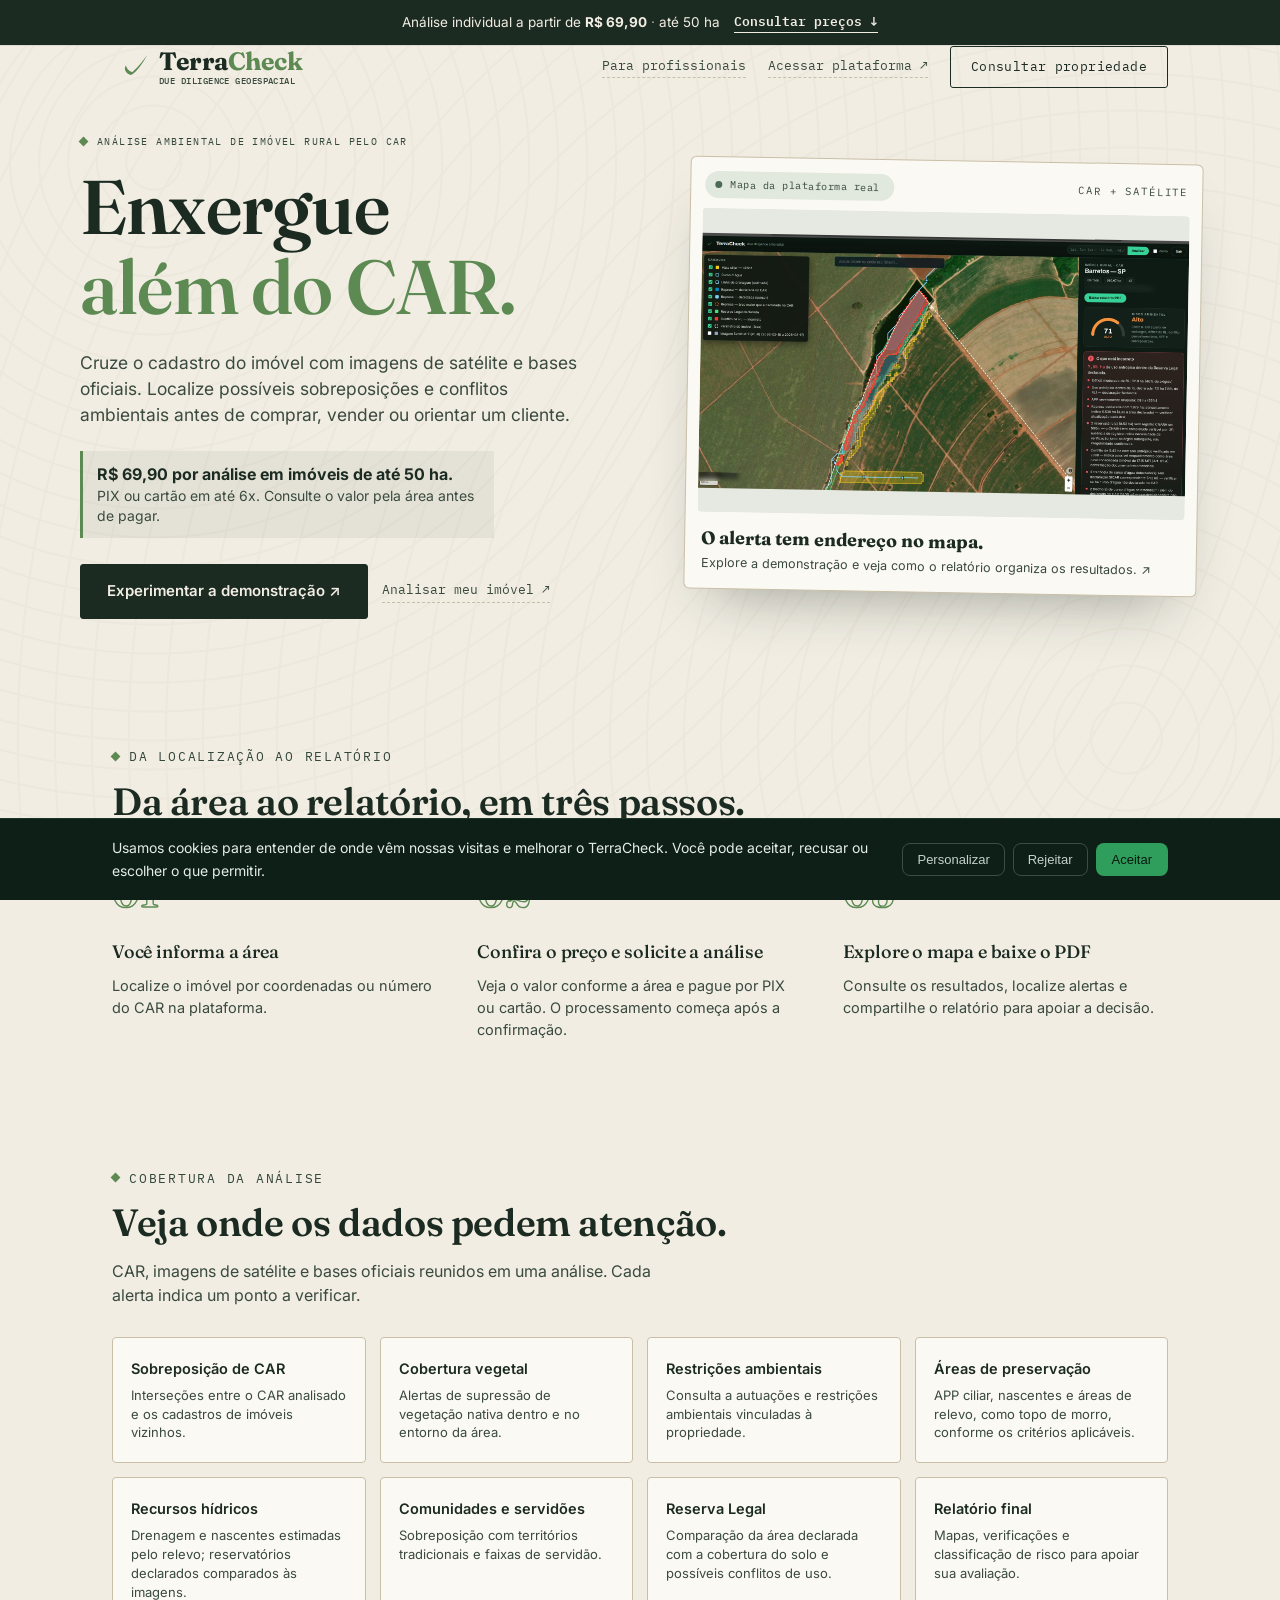
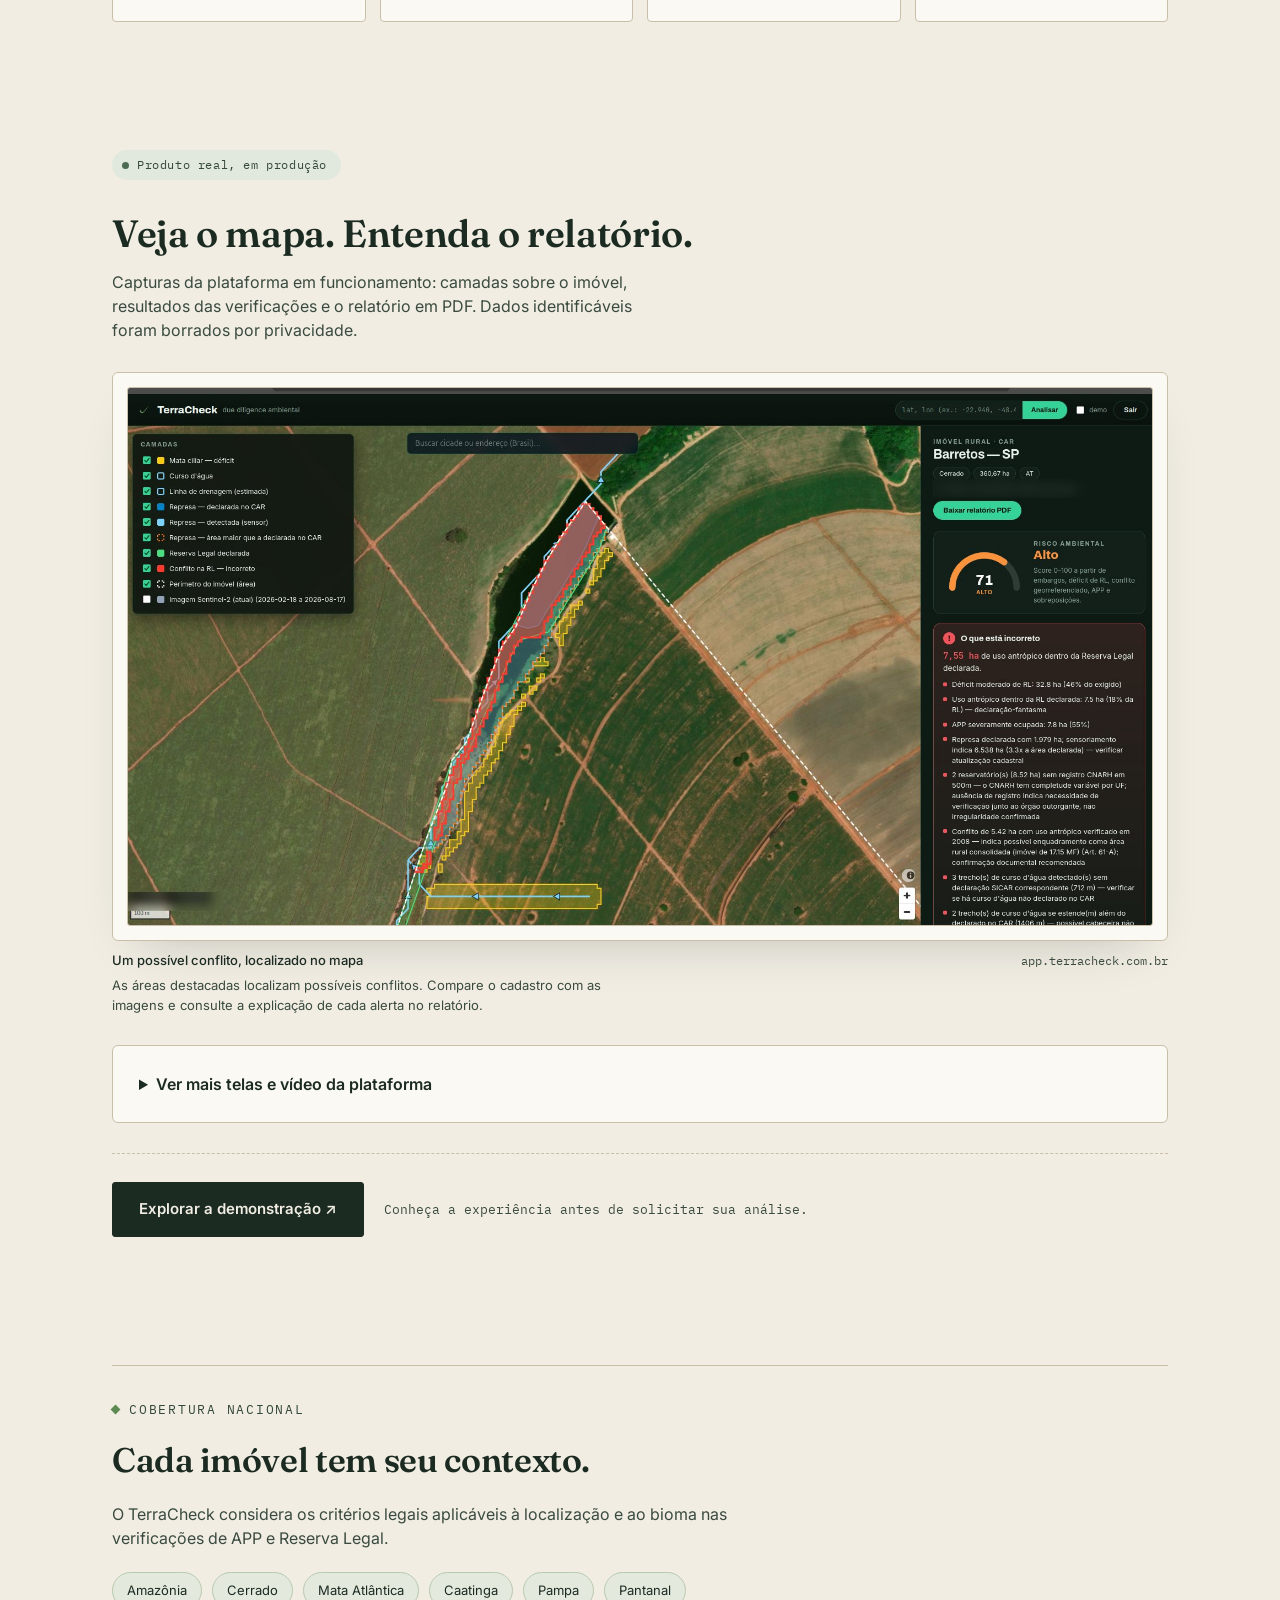
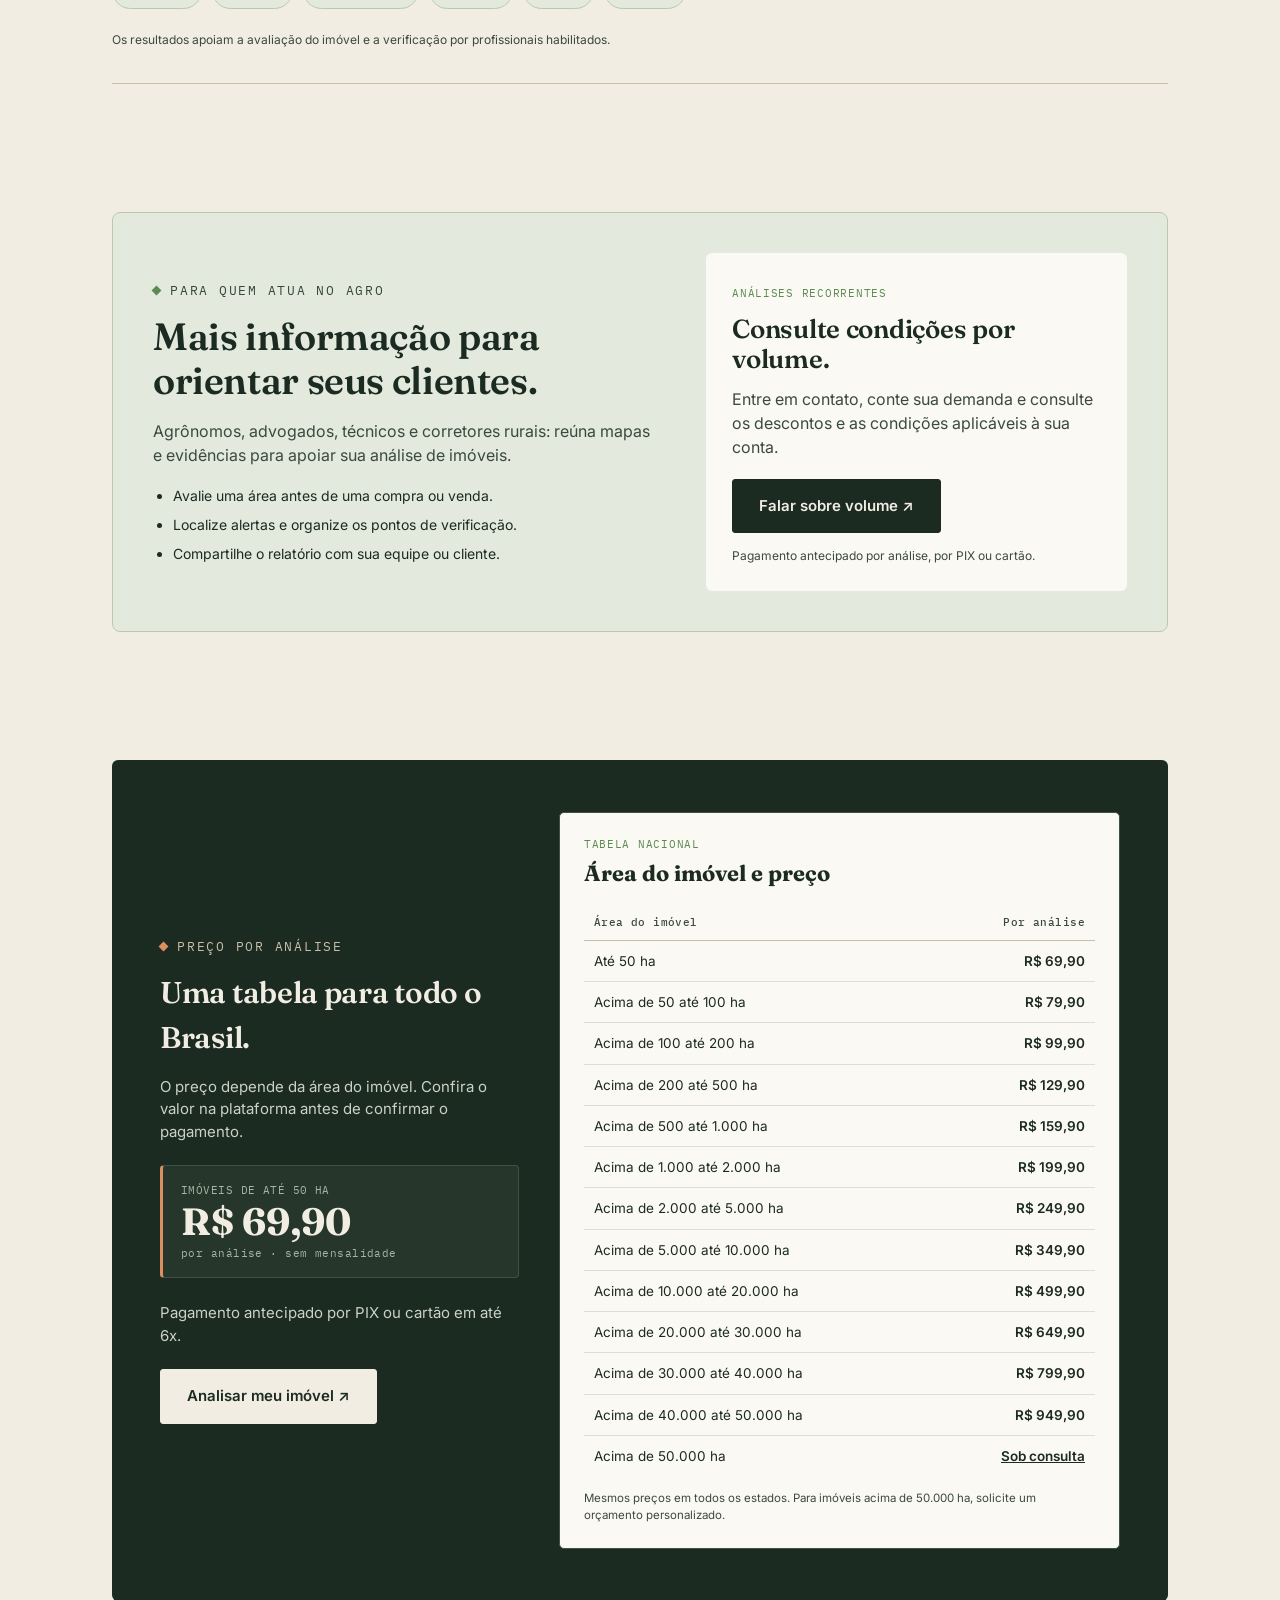
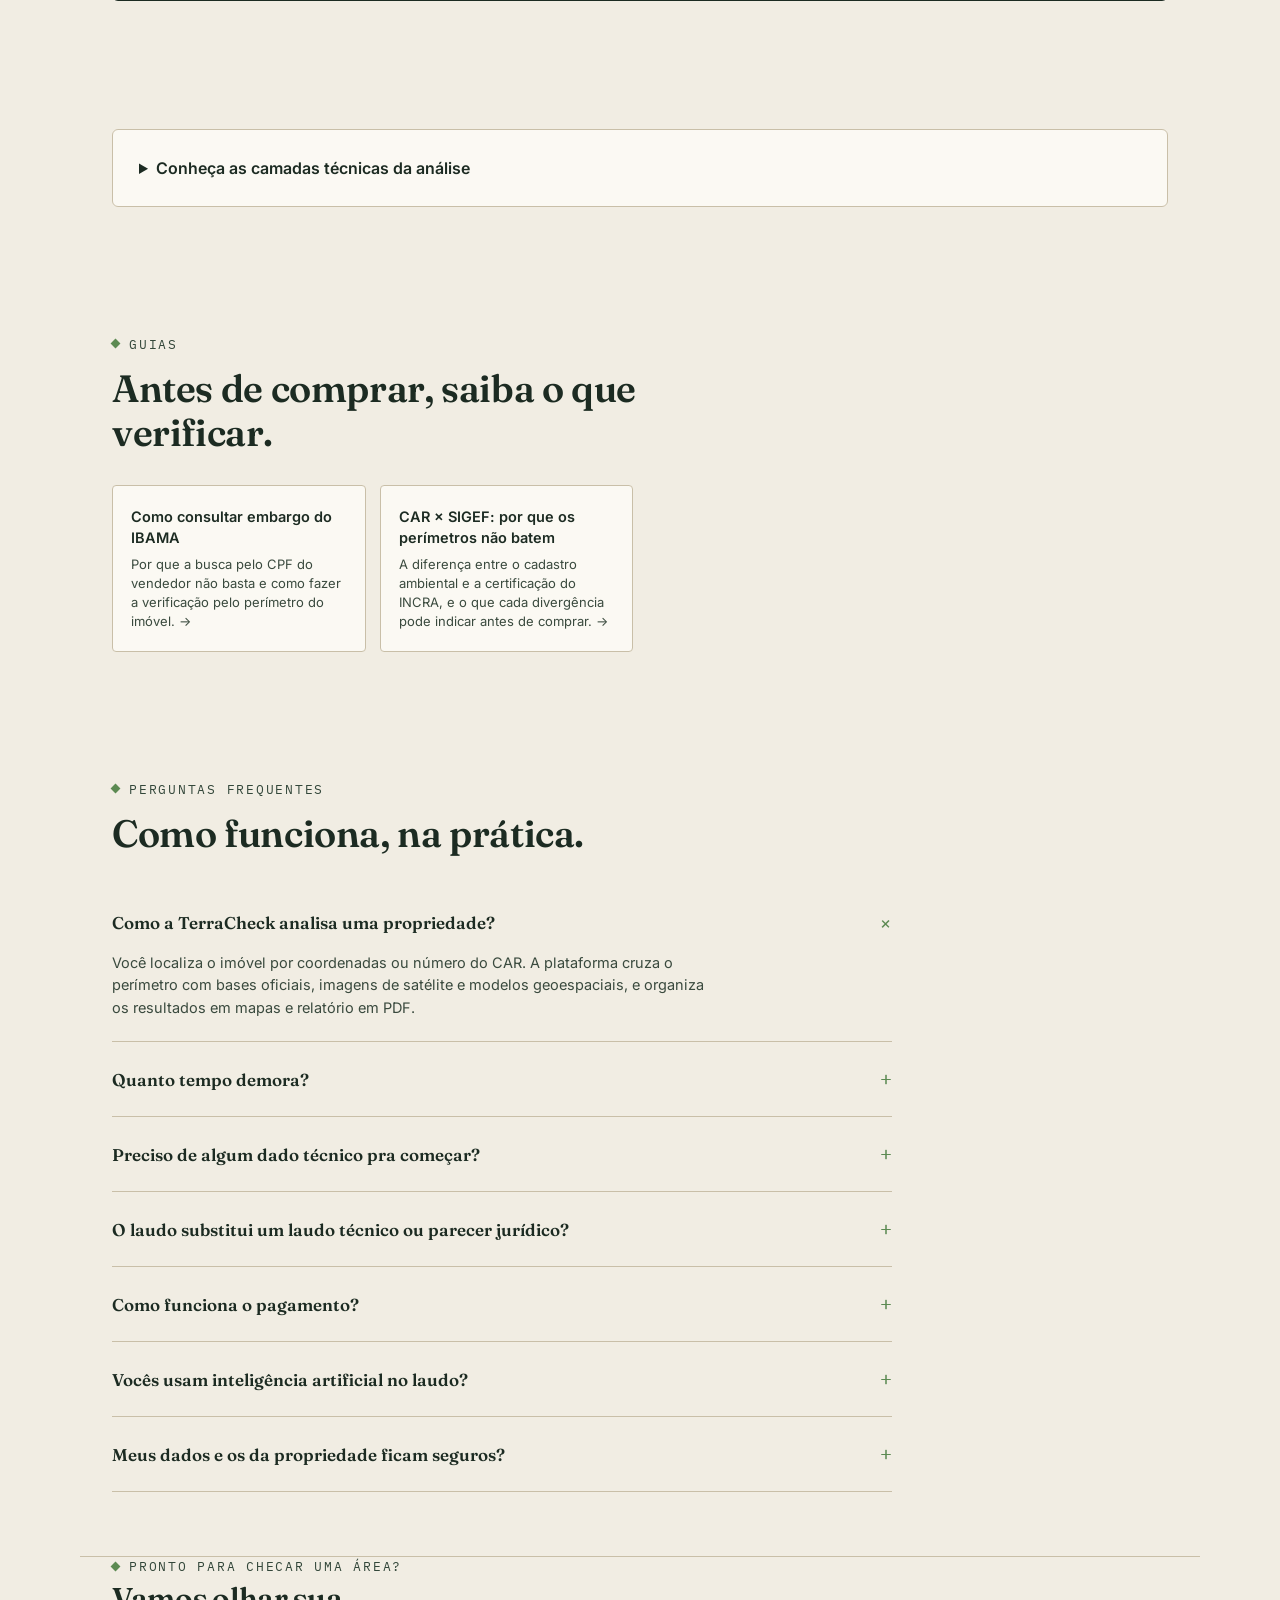
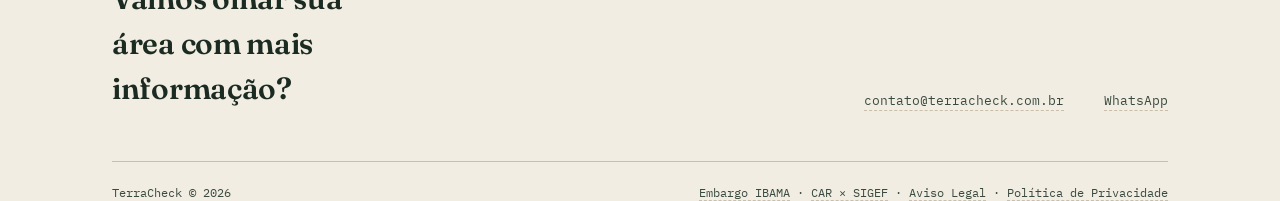
<file: index.html>
<!DOCTYPE html>
<html lang="pt-BR">
<head>
<meta charset="UTF-8">
<meta name="viewport" content="width=device-width, initial-scale=1.0">
<title>TerraCheck — Due diligence ambiental automatizada para terras rurais</title>
<meta name="description" content="Descubra em minutos se um imóvel rural tem conflitos com CAR, embargos do IBAMA, desmatamento ou APP antes de comprar. Relatório por análise, a partir de R$ 69,90 para imóveis de até 50 ha.">
<link rel="canonical" href="https://terracheck.com.br/">
<link rel="icon" type="image/png" sizes="32x32" href="/assets/embedded/18ea41b056e23717.png">
<link rel="icon" type="image/png" sizes="192x192" href="/assets/embedded/21f987d8414cd698.png">
<link rel="apple-touch-icon" sizes="192x192" href="/assets/embedded/21f987d8414cd698.png">
<link rel="icon" type="image/png" sizes="512x512" href="/assets/embedded/20593abfe03be240.png">
<link rel="preconnect" href="https://fonts.googleapis.com">
<link rel="preconnect" href="https://fonts.gstatic.com" crossorigin>
<link href="https://fonts.googleapis.com/css2?family=Fraunces:opsz,wght@9..144,400;9..144,500;9..144,600;9..144,700&family=Inter:wght@400;500;600;700&family=IBM+Plex+Mono:wght@400;500&display=swap" rel="stylesheet">
<style>
  :root {
    --paper: #F1EDE3;
    --paper-dim: #E7E1D2;
    --ink: #1C2B22;
    --ink-soft: #3A4A3E;
    --line: #C9BFA8;
    --soil: #B5652D;
    --moss: #4C6B54;
    --moss-deep: #33473A;
    --alert-bg: #F3E3D6;
    --ok-bg: #E1E8DD;
  }

  * { margin: 0; padding: 0; box-sizing: border-box; }

  html { scroll-behavior: smooth; }

  body {
    background: var(--paper);
    color: var(--ink);
    font-family: 'Inter', sans-serif;
    line-height: 1.5;
    overflow-x: hidden;
  }

  /* topographic contour texture, layered radial rings */
  .contour-bg {
    position: fixed;
    inset: 0;
    z-index: 0;
    pointer-events: none;
    opacity: 0.35;
    background-image:
      repeating-radial-gradient(circle at 12% 18%, transparent 0, transparent 26px, var(--line) 27px, var(--line) 28px, transparent 29px),
      repeating-radial-gradient(circle at 88% 82%, transparent 0, transparent 34px, var(--line) 35px, var(--line) 36px, transparent 37px);
  }

  .wrap {
    position: relative;
    z-index: 1;
    max-width: 1120px;
    margin: 0 auto;
    padding: 0 32px;
  }

  a { color: inherit; }

  .eyebrow {
    font-family: 'IBM Plex Mono', monospace;
    font-size: 12.5px;
    letter-spacing: 0.14em;
    text-transform: uppercase;
    color: var(--moss-deep);
    display: flex;
    align-items: center;
    gap: 10px;
  }
  .eyebrow::before {
    content: '';
    width: 7px; height: 7px;
    background: var(--soil);
    display: inline-block;
    transform: rotate(45deg);
  }

  h1, h2, h3 {
    font-family: 'Fraunces', serif;
    font-weight: 600;
    letter-spacing: -0.01em;
  }

  /* ---------- NAV ---------- */
  nav {
    position: relative;
    z-index: 5;
    display: flex;
    align-items: center;
    justify-content: space-between;
    padding: 28px 32px;
    max-width: 1120px;
    margin: 0 auto;
  }
  .logo {
    display: flex;
    align-items: center;
    gap: 10px;
  }
  .logo-icon { flex-shrink: 0; display: block; }
  .logo-text {
    font-family: 'Fraunces', serif;
    font-weight: 700;
    font-size: 25px;
    letter-spacing: -0.02em;
    display: flex;
    flex-direction: column;
    align-items: flex-start;
    gap: 2px;
    line-height: 1.05;
  }
  .logo-text span {
    font-family: 'IBM Plex Mono', monospace;
    font-size: 11px;
    color: var(--soil);
    font-weight: 500;
    letter-spacing: 0.05em;
  }
  .nav-links {
    display: flex;
    align-items: center;
    gap: 22px;
  }
  .nav-cta {
    font-family: 'IBM Plex Mono', monospace;
    font-size: 13px;
    letter-spacing: 0.03em;
    padding: 10px 20px;
    border: 1.5px solid var(--ink);
    border-radius: 3px;
    transition: background .15s ease, color .15s ease;
    text-decoration: none;
  }
  .nav-cta:hover { background: var(--ink); color: var(--paper); }

  /* ---------- HERO ---------- */
  .hero {
    position: relative;
    z-index: 1;
    padding: 40px 0 90px;
    display: grid;
    grid-template-columns: 1.05fr 0.95fr;
    gap: 56px;
    align-items: center;
  }

  .hero h1 {
    font-size: clamp(38px, 5vw, 58px);
    line-height: 1.06;
    margin: 18px 0 22px;
    color: var(--ink);
  }
  .hero h1 em {
    font-style: normal;
    color: var(--soil);
  }
  .hero p.lede {
    font-size: 17.5px;
    color: var(--ink-soft);
    max-width: 46ch;
    margin-bottom: 22px;
  }
  .hero-price {
    margin: 0 0 26px;
    padding: 12px 14px;
    max-width: 46ch;
    border-left: 3px solid var(--soil);
    background: rgba(76, 107, 84, 0.08);
    color: var(--ink-soft);
    font-size: 14px;
    line-height: 1.45;
  }
  .hero-price strong {
    color: var(--ink);
    font-size: 16px;
  }

  .hero-ctas { display: flex; gap: 14px; flex-wrap: wrap; align-items: center; }
  .btn-primary {
    background: var(--ink);
    color: var(--paper);
    font-weight: 600;
    font-size: 15px;
    padding: 15px 26px;
    border-radius: 3px;
    text-decoration: none;
    display: inline-block;
    transition: transform .15s ease, background .15s ease;
    border: 1.5px solid var(--ink);
  }
  .btn-primary:hover { background: var(--moss-deep); border-color: var(--moss-deep); transform: translateY(-1px); }
  .btn-ghost {
    font-family: 'IBM Plex Mono', monospace;
    font-size: 13px;
    color: var(--ink-soft);
    text-decoration: none;
    border-bottom: 1px dashed var(--line);
    padding-bottom: 2px;
  }

  /* ---------- HERO VIDEO / REAL PRODUCT ---------- */
  .hero-video-card {
    background: #FBF9F3;
    border: 1px solid var(--line);
    border-radius: 6px;
    padding: 12px;
    box-shadow: 0 30px 60px -30px rgba(28,43,34,0.42);
  }
  .hero-video-topline {
    display: flex;
    align-items: center;
    justify-content: space-between;
    gap: 12px;
    padding: 2px 2px 10px;
  }
  .hero-video-topline .live-badge { margin-bottom: 0; }
  .hero-video-kicker {
    font-family: 'IBM Plex Mono', monospace;
    font-size: 10.5px;
    letter-spacing: .08em;
    color: var(--ink-soft);
  }
  .hero-demo-video {
    display: block;
    width: 100%;
    aspect-ratio: 16 / 9;
    object-fit: cover;
    border-radius: 4px;
    border: 1px solid var(--line);
    background: #17231B;
  }
  .hero-video-caption {
    display: grid;
    gap: 3px;
    padding: 12px 4px 3px;
  }
  .hero-video-caption strong {
    font-family: 'Fraunces', serif;
    font-size: 18px;
    color: var(--ink);
  }
  .hero-video-caption span {
    font-size: 12.5px;
    color: var(--ink-soft);
    line-height: 1.45;
  }

  /* ---------- REPORT STAMP CARD (signature element) ---------- */
  .report-card {
    position: relative;
    background: #FBF9F3;
    border: 1px solid var(--line);
    border-radius: 4px;
    padding: 26px 26px 22px;
    box-shadow: 0 30px 60px -30px rgba(28,43,34,0.35);
    transform: rotate(1.2deg);
  }
  .report-card::before {
    content: '';
    position: absolute;
    inset: 8px;
    border: 1px solid var(--line);
    border-radius: 2px;
    pointer-events: none;
  }
  .report-head {
    display: flex;
    justify-content: space-between;
    align-items: flex-start;
    font-family: 'IBM Plex Mono', monospace;
    font-size: 11px;
    color: var(--ink-soft);
    letter-spacing: 0.04em;
    padding-bottom: 14px;
    border-bottom: 1px dashed var(--line);
  }
  .report-title {
    font-family: 'Fraunces', serif;
    font-size: 19px;
    font-weight: 600;
    margin-top: 16px;
  }
  .report-coord {
    font-family: 'IBM Plex Mono', monospace;
    font-size: 12px;
    color: var(--ink-soft);
    margin-top: 4px;
  }
  .check-row {
    display: flex;
    justify-content: space-between;
    align-items: center;
    padding: 11px 0;
    border-bottom: 1px solid #E9E3D5;
    font-size: 14px;
  }
  .check-row:last-of-type { border-bottom: none; }
  .tag {
    font-family: 'IBM Plex Mono', monospace;
    font-size: 10.5px;
    letter-spacing: 0.04em;
    padding: 3px 9px;
    border-radius: 20px;
    font-weight: 500;
  }
  .tag.ok { background: var(--ok-bg); color: var(--moss-deep); }
  .tag.alert { background: var(--alert-bg); color: var(--soil); }

  .stamp {
    position: absolute;
    top: -18px;
    right: -14px;
    width: 108px;
    height: 108px;
    border-radius: 50%;
    border: 3px solid var(--soil);
    display: flex;
    align-items: center;
    justify-content: center;
    transform: rotate(-14deg);
    background: rgba(241,237,227,0.9);
  }
  .stamp-inner {
    font-family: 'IBM Plex Mono', monospace;
    font-size: 10.5px;
    font-weight: 500;
    color: var(--soil);
    text-align: center;
    letter-spacing: 0.06em;
    line-height: 1.35;
  }
  .stamp-inner b { display: block; font-size: 13px; letter-spacing: 0.03em; }

  /* ---------- SECTION shared ---------- */
  section { position: relative; z-index: 1; padding: 84px 0; }
  .section-head { max-width: 640px; margin-bottom: 52px; }
  .section-head h2 { font-size: clamp(28px, 3.4vw, 38px); margin-top: 14px; line-height: 1.15; }
  .section-head p { color: var(--ink-soft); margin-top: 14px; font-size: 16px; max-width: 56ch; }

  /* ---------- PROBLEM ---------- */
  .problem-grid {
    display: grid;
    grid-template-columns: repeat(3, 1fr);
    gap: 1px;
    background: var(--line);
    border: 1px solid var(--line);
  }
  .problem-cell {
    background: var(--paper);
    padding: 30px 26px;
  }
  .problem-cell .num {
    font-family: 'IBM Plex Mono', monospace;
    font-size: 12px;
    color: var(--soil);
    letter-spacing: 0.05em;
  }
  .problem-cell h3 {
    font-size: 19px;
    margin: 12px 0 10px;
    font-weight: 500;
  }
  .problem-cell p { font-size: 14.5px; color: var(--ink-soft); }

  /* ---------- HOW IT WORKS ---------- */
  .steps { display: grid; grid-template-columns: repeat(3, 1fr); gap: 40px; counter-reset: step; }
  .step { position: relative; padding-top: 8px; }
  .step::before {
    counter-increment: step;
    content: "0" counter(step);
    font-family: 'Fraunces', serif;
    font-size: 42px;
    font-weight: 600;
    color: transparent;
    -webkit-text-stroke: 1.4px var(--soil);
    display: block;
    margin-bottom: 14px;
  }
  .step h3 { font-size: 18px; font-weight: 500; margin-bottom: 10px; }
  .step p { font-size: 14.5px; color: var(--ink-soft); }
  .step-line {
    position: absolute;
    top: 26px; left: 60px; right: -40px;
    height: 1px;
    background: repeating-linear-gradient(to right, var(--line) 0 6px, transparent 6px 12px);
  }
  .step:last-child .step-line { display: none; }

  /* ---------- CHECKS GRID ---------- */
  .checks-grid {
    display: grid;
    grid-template-columns: repeat(4, 1fr);
    gap: 14px;
  }
  .check-card {
    background: #FBF9F3;
    border: 1px solid var(--line);
    border-radius: 4px;
    padding: 20px 18px;
  }
  .check-card .icon {
    width: 30px; height: 30px;
    border: 1.4px solid var(--moss);
    border-radius: 50%;
    margin-bottom: 14px;
    position: relative;
  }
  .check-card .icon::after {
    content: '';
    position: absolute;
    inset: 7px;
    border-radius: 50%;
    background: var(--moss);
    opacity: .35;
  }
  .check-card h4 { font-size: 14.5px; font-weight: 600; margin-bottom: 6px; }
  .check-card p { font-size: 13px; color: var(--ink-soft); line-height: 1.45; }

  /* ---------- PRODUCT SHOT ---------- */
  .live-badge {
    display: inline-flex;
    align-items: center;
    gap: 8px;
    font-family: 'IBM Plex Mono', monospace;
    font-size: 12px;
    letter-spacing: 0.05em;
    color: var(--moss-deep);
    background: var(--ok-bg);
    border-radius: 20px;
    padding: 6px 14px 6px 10px;
    margin-bottom: 18px;
  }
  .live-badge .dot {
    width: 7px; height: 7px;
    border-radius: 50%;
    background: var(--moss);
    display: inline-block;
  }
  .product-gallery {
    display: grid;
    grid-template-columns: repeat(2, 1fr);
    gap: 22px;
  }
  .product-hero { margin-bottom: 22px; }
  .product-hero-grid {
    display: flex;
    flex-direction: column;
    gap: 30px;
    margin-bottom: 30px;
  }
  .product-row {
    display: flex;
    flex-direction: column;
    gap: 30px;
  }
  .product-item { display: flex; flex-direction: column; }
  .product-shot {
    background: #FBF9F3;
    border: 1px solid var(--line);
    border-radius: 6px;
    padding: 14px;
    box-shadow: 0 24px 48px -28px rgba(28,43,34,0.25);
  }
  .product-shot img {
    display: block;
    width: 100%;
    height: auto;
    border-radius: 3px;
    border: 1px solid var(--line);
  }
  .product-shot .placeholder {
    aspect-ratio: 16 / 10;
    border: 1.5px dashed var(--line);
    border-radius: 3px;
    display: flex;
    align-items: center;
    justify-content: center;
    flex-direction: column;
    gap: 8px;
    color: var(--ink-soft);
    text-align: center;
    padding: 24px;
  }
  .product-shot .placeholder span.mono {
    font-family: 'IBM Plex Mono', monospace;
    font-size: 11px;
    letter-spacing: 0.04em;
    color: var(--soil);
  }
  .shot-caption {
    display: flex;
    justify-content: space-between;
    align-items: baseline;
    font-family: 'IBM Plex Mono', monospace;
    font-size: 11.5px;
    color: var(--ink-soft);
    margin-top: 10px;
    gap: 8px;
  }
  .shot-caption .shot-title { color: var(--ink); font-weight: 500; font-family: 'Inter', sans-serif; font-size: 13px; }
  .shot-desc {
    font-family: 'Inter', sans-serif;
    font-size: 13px;
    line-height: 1.5;
    color: var(--ink-soft);
    margin-top: 6px;
    max-width: 62ch;
  }
  .product-cta {
    margin-top: 30px;
    padding-top: 28px;
    border-top: 1px dashed var(--line);
    display: flex;
    align-items: center;
    gap: 20px;
    flex-wrap: wrap;
  }
  .product-cta .mono-note {
    font-family: 'IBM Plex Mono', monospace;
    font-size: 12.5px;
    color: var(--ink-soft);
  }

  /* ---------- CAMADAS TÉCNICAS ---------- */
  .camadas-list {
    display: grid;
    grid-template-columns: repeat(2, 1fr);
    gap: 0 48px;
  }
  .camada-item {
    display: flex;
    flex-direction: column;
    gap: 4px;
    padding: 16px 0;
    border-bottom: 1px solid var(--line);
  }
  .camada-nome {
    font-family: 'IBM Plex Mono', monospace;
    font-size: 12.5px;
    font-weight: 600;
    letter-spacing: 0.01em;
    color: var(--moss-deep);
  }
  .camada-desc {
    font-size: 13.5px;
    color: var(--ink-soft);
    line-height: 1.5;
  }

  /* ---------- FAQ ---------- */
  .faq-list {
    max-width: 780px;
  }
  .faq-item {
    border-bottom: 1px solid var(--line);
    padding: 22px 0;
  }
  .faq-item summary {
    cursor: pointer;
    font-family: 'Fraunces', serif;
    font-weight: 600;
    font-size: 17px;
    color: var(--ink);
    list-style: none;
    display: flex;
    justify-content: space-between;
    align-items: center;
    gap: 20px;
  }
  .faq-item summary::-webkit-details-marker { display: none; }
  .faq-item summary::after {
    content: '+';
    font-family: 'IBM Plex Mono', monospace;
    font-size: 20px;
    font-weight: 400;
    color: var(--soil);
    flex-shrink: 0;
    transition: transform .15s ease;
  }
  .faq-item[open] summary::after { transform: rotate(45deg); }
  .faq-item p {
    margin-top: 14px;
    font-size: 14.5px;
    color: var(--ink-soft);
    line-height: 1.55;
    max-width: 68ch;
  }
  .faq-item p a { color: var(--moss-deep); border-bottom: 1px dashed var(--line); text-decoration: none; }

  /* ---------- IBAMA STATEMENT BAND ---------- */
  .ibama-band {
    background: var(--ink);
    color: var(--paper);
    border-radius: 6px;
    padding: 72px 40px;
    text-align: center;
  }
  .ibama-band .eyebrow { color: #C9BFA8; justify-content: center; }
  .ibama-band .eyebrow::before { background: #D98F5F; }
  .ibama-band h2 {
    color: var(--paper);
    font-size: clamp(30px, 4.4vw, 46px);
    line-height: 1.12;
    margin: 18px auto 20px;
    max-width: 16ch;
  }
  .ibama-band p {
    color: #CBD1C6;
    font-size: 16px;
    max-width: 54ch;
    margin: 0 auto 30px;
  }
  .btn-invert {
    display: inline-block;
    background: var(--paper);
    color: var(--ink);
    font-weight: 600;
    font-size: 15px;
    padding: 15px 26px;
    border-radius: 3px;
    text-decoration: none;
    border: 1.5px solid var(--paper);
    transition: transform .15s ease, background .15s ease;
  }
  .btn-invert:hover { background: transparent; color: var(--paper); transform: translateY(-1px); }

  /* ---------- PRICING ---------- */
  .pricing-band {
    background: var(--ink);
    color: var(--paper);
    border-radius: 6px;
    padding: 52px 48px;
    display: grid;
    grid-template-columns: 1.1fr 0.9fr;
    gap: 40px;
    align-items: center;
  }
  .pricing-band .eyebrow { color: #C9BFA8; }
  .pricing-band .eyebrow::before { background: #D98F5F; }
  .pricing-band h2 { color: var(--paper); font-size: 30px; margin: 14px 0 16px; }
  .pricing-band p { color: #CBD1C6; font-size: 15px; max-width: 46ch; }
  .price-box {
    background: #26362A;
    border: 1px solid #3E5145;
    border-radius: 5px;
    padding: 28px;
  }
  .price-box .from { font-family: 'IBM Plex Mono', monospace; font-size: 12px; color: #A9B5A0; letter-spacing: 0.05em; }
  .price-box .amount { font-family: 'Fraunces', serif; font-size: 40px; font-weight: 600; margin: 6px 0 2px; color: var(--paper); }
  .price-box .per { font-size: 13px; color: #A9B5A0; }
  .price-box hr { border: none; border-top: 1px solid #3E5145; margin: 18px 0; }
  .price-box ul { list-style: none; font-size: 13.5px; color: #D6DBD1; }
  .price-box li { padding: 5px 0; display: flex; gap: 8px; }
  .price-box li::before { content: '—'; color: #D98F5F; }

  .pricing-expanded {
    grid-template-columns: .78fr 1.22fr;
    align-items: stretch;
  }
  .pricing-intro {
    display: flex;
    flex-direction: column;
    align-items: flex-start;
    justify-content: center;
  }
  .pricing-highlight {
    margin: 22px 0 24px;
    padding: 16px 18px;
    width: 100%;
    border: 1px solid #3E5145;
    border-left: 3px solid #D98F5F;
    border-radius: 4px;
    background: #26362A;
    display: grid;
    gap: 2px;
  }
  .pricing-highlight span,
  .pricing-highlight small {
    font-family: 'IBM Plex Mono', monospace;
    color: #A9B5A0;
    font-size: 11px;
    letter-spacing: .04em;
  }
  .pricing-highlight strong {
    font-family: 'Fraunces', serif;
    color: var(--paper);
    font-size: 38px;
    line-height: 1.1;
  }
  .price-examples {
    background: #FBF9F3;
    color: var(--ink);
    border-radius: 5px;
    padding: 24px;
    border: 1px solid #3E5145;
  }
  .price-examples-head {
    display: flex;
    justify-content: space-between;
    align-items: center;
    gap: 16px;
    margin-bottom: 16px;
  }
  .price-examples-head > div { display: grid; gap: 4px; }
  .price-examples-head strong {
    font-family: 'Fraunces', serif;
    font-size: 22px;
    color: var(--ink);
  }
  .price-table-kicker {
    font-family: 'IBM Plex Mono', monospace;
    font-size: 10.5px;
    letter-spacing: .07em;
    color: var(--soil);
  }
  .discount-pill {
    flex-shrink: 0;
    font-family: 'IBM Plex Mono', monospace;
    font-size: 11px;
    font-weight: 700;
    color: var(--paper);
    background: var(--soil);
    padding: 7px 10px;
    border-radius: 999px;
  }
  .price-table-scroll { overflow-x: auto; }
  .price-table {
    width: 100%;
    border-collapse: collapse;
    font-size: 13.5px;
  }
  .price-table th {
    font-family: 'IBM Plex Mono', monospace;
    font-size: 10.5px;
    letter-spacing: .04em;
    color: var(--ink-soft);
    font-weight: 500;
    text-align: left;
    padding: 9px 10px;
    border-bottom: 1px solid var(--line);
  }
  .price-table th:nth-child(2), .price-table th:nth-child(3),
  .price-table td:nth-child(2), .price-table td:nth-child(3) { text-align: right; }
  .price-table td {
    padding: 10px;
    border-bottom: 1px solid #E3DDCF;
    white-space: nowrap;
  }
  .price-table tbody tr:last-child td { border-bottom: none; }
  .old-price { color: #7F877F; text-decoration: line-through; }
  .promo-price { color: var(--moss-deep); font-weight: 700; }
  .price-note {
    margin: 14px 0 0 !important;
    max-width: none !important;
    color: var(--ink-soft) !important;
    font-size: 11.5px !important;
    line-height: 1.45;
  }

  /* ---------- PROMO BAR ---------- */
  .promo-bar {
    position: sticky;
    top: 0;
    z-index: 100;
    background: var(--soil);
    color: var(--paper);
    display: flex;
    align-items: center;
    justify-content: center;
    gap: 14px;
    flex-wrap: wrap;
    text-align: center;
    padding: 12px 20px;
    font-size: 13.5px;
    box-shadow: 0 1px 0 rgba(0,0,0,0.08);
  }
  .promo-price {
    display: inline-flex;
    align-items: baseline;
    justify-content: center;
    gap: 7px;
    flex-wrap: wrap;
  }
  .promo-price-label {
    font-family: 'IBM Plex Mono', monospace;
    font-size: 11px;
    font-weight: 600;
    letter-spacing: 0.08em;
    text-transform: uppercase;
    opacity: 0.92;
  }
  .promo-price-value {
    color: var(--paper);
    font-family: 'Fraunces', serif;
    font-size: 21px;
    line-height: 1;
    font-weight: 700;
    letter-spacing: -0.02em;
  }
  .promo-off { font-weight: 700; }
  .promo-sep { opacity: 0.7; }
  .promo-bar strong { color: var(--paper); }
  .promo-bar a {
    font-family: 'IBM Plex Mono', monospace;
    font-size: 12.5px;
    font-weight: 600;
    color: var(--paper);
    text-decoration: none;
    border-bottom: 1px solid var(--paper);
    padding-bottom: 1px;
    white-space: nowrap;
  }
  .promo-bar a:hover { color: var(--ink); border-bottom-color: var(--ink); }

  /* ---------- FOOTER / CONTACT ---------- */
  footer {
    position: relative; z-index: 1;
    padding: 70px 0 50px;
    border-top: 1px solid var(--line);
  }
  .footer-grid { display: flex; justify-content: space-between; align-items: flex-end; flex-wrap: wrap; gap: 30px; }
  .footer-cta h2 { font-size: 30px; max-width: 14ch; }
  .footer-links {
    display: flex; gap: 40px; font-family: 'IBM Plex Mono', monospace; font-size: 13px; color: var(--ink-soft);
  }
  .footer-links a { text-decoration: none; border-bottom: 1px dashed var(--line); }
  .footer-bottom {
    margin-top: 50px; padding-top: 22px; border-top: 1px solid var(--line);
    display: flex; justify-content: space-between; font-family: 'IBM Plex Mono', monospace; font-size: 11.5px; color: var(--ink-soft);
    flex-wrap: wrap; gap: 10px;
  }
  .footer-bottom .legal-links a { text-decoration: none; border-bottom: 1px dashed var(--line); }

  @media (max-width: 880px) {
    .hero { grid-template-columns: 1fr; }
    .problem-grid { grid-template-columns: 1fr; }
    .steps { grid-template-columns: 1fr; gap: 34px; }
    .step-line { display: none; }
    .checks-grid { grid-template-columns: repeat(2, 1fr); }
    .product-gallery { grid-template-columns: 1fr; }
    .camadas-list { grid-template-columns: 1fr; }
    .pricing-band { grid-template-columns: 1fr; padding: 36px 26px; }
    .pricing-expanded { grid-template-columns: 1fr; }
    .hero-video-card { max-width: 760px; width: 100%; margin: 0 auto; }
    .report-card { transform: rotate(0); }
  }
  @media (max-width: 520px) {
    .checks-grid { grid-template-columns: 1fr; }
    nav { padding: 20px; }
    .wrap { padding: 0 20px; }
    .hero { padding-top: 28px; gap: 34px; }
    .hero-video-topline { align-items: flex-start; }
    .hero-video-kicker { display: none; }
    .pricing-band { padding: 30px 20px; }
    .price-examples { padding: 18px 14px; }
    .price-examples-head strong { font-size: 19px; }
    .price-table { font-size: 12.5px; }
    .price-table th, .price-table td { padding-left: 7px; padding-right: 7px; }
    .promo-bar { gap: 8px; padding: 9px 12px; }
    .promo-price { gap: 5px; }
    .promo-price-value { font-size: 18px; }
    .promo-price-label { font-size: 9.5px; }
    .promo-bar a { font-size: 11.5px; }
  }

  @media (prefers-reduced-motion: reduce) {
    html { scroll-behavior: auto; }
    * { transition: none !important; }
  }

  :focus-visible { outline: 2px solid var(--soil); outline-offset: 2px; }

  /* Campaign-aligned institutional page */
  :root { --soil: #5c8a52; }
  section.wrap { padding-top: 64px; padding-bottom: 64px; }
  .contour-bg { opacity: .1; }
  .promo-bar { position: relative; background: var(--ink); }
  .promo-bar span { color: var(--paper); }
  .logo-text b { font: inherit; }
  .logo-text .brand-check { display: inline; font: inherit; color: #5c8a52; letter-spacing: inherit; }
  .logo-text > span { color: var(--ink-soft); font-size: 9px; }
  .logo { gap: 3px; }
  .logo-icon { width: 44px; height: 44px; }
  .hero { padding-top: 45px; padding-bottom: 64px; gap: 40px; }
  .hero h1 { font-size: clamp(48px, 6vw, 76px); max-width: 9ch; }
  .hero .eyebrow { font-size: 10px; }
  .hero-map { display: block; text-decoration: none; transform: rotate(1deg); }
  .hero-map img { display: block; width: 100%; height: auto; aspect-ratio: 8 / 5; object-fit: contain; background: #e5e9e1; border-radius: 4px; }
  .section-head { margin-bottom: 30px; }
  .check-card .icon { display: none; }
  .checks-grid { grid-template-columns: repeat(4,1fr); }
  .product-shot img { max-height: 550px; object-fit: contain; background: #ecefe8; }
  .product-row { display: grid; grid-template-columns: repeat(2,minmax(0,1fr)); gap: 24px; }
  .product-details, .technical-details { border: 1px solid var(--line); background: #fbf9f3; border-radius: 6px; padding: 22px; }
  .product-details summary, .technical-details summary { cursor: pointer; font-weight: 600; padding: 4px; }
  .product-details[open] > summary, .technical-details[open] > summary { margin-bottom: 26px; }
  .product-details .hero-video-card { margin-top: 28px; max-width: 650px; }
  .professional-band { display: grid; grid-template-columns: 1.2fr 1fr; gap: 48px; align-items: center; padding: 40px; background: #e3e9dd; border: 1px solid #b8c9ae; border-radius: 8px; }
  .professional-band h2 { font-size: clamp(28px,3vw,38px); line-height: 1.15; margin: 16px 0; }
  .professional-band p { color: var(--ink-soft); }
  .professional-band ul { padding-left: 20px; margin-top: 18px; font-size: 14px; }
  .professional-band li { margin-top: 8px; }
  .professional-offer { padding: 26px; background: #fbf9f3; border-radius: 6px; }
  .professional-offer h3 { font-size: 26px; line-height: 1.15; margin: 12px 0; }
  .professional-offer .btn-primary { margin-top: 20px; }
  .professional-offer .offer-note { margin-top: 14px; font-size: 12px; }
  .biome-band { padding: 34px 0; border-top: 1px solid var(--line); border-bottom: 1px solid var(--line); }
  .biome-band h2 { font-size: 34px; margin: 16px 0; }
  .biome-band > p { max-width: 70ch; color: var(--ink-soft); }
  .biome-list { display: flex; flex-wrap: wrap; gap: 10px; margin: 22px 0; }
  .biome-list span { padding: 8px 14px; border-radius: 30px; border: 1px solid #b8c9ae; font-size: 13px; background: #e3e9dd; }
  .biome-note { font-size: 12px; }
  .pricing-intro .btn-invert { margin-top: 22px; }
  .price-table { width: 100%; }
  .price-table td { white-space: normal; }
  .price-table td:last-child { font-weight: 600; }
  .sr-only { position: absolute; width: 1px; height: 1px; overflow: hidden; clip-path: inset(50%); }
  .hero-video-topline .live-badge { font-size: 10px; }
  @media(max-width: 880px) { .professional-band { grid-template-columns: 1fr; gap: 26px; } .checks-grid { grid-template-columns: repeat(2,1fr); } .nav-section { display: none; } .hero h1 { max-width: 12ch; } }
  @media(max-width: 520px) { nav { flex-wrap: wrap; gap: 20px; } .nav-links { width: 100%; justify-content: space-between; gap: 10px; } .nav-cta { padding: 9px 12px; font-size: 11px; } .nav-links .btn-ghost { font-size: 11px; } section.wrap { padding-top: 38px; padding-bottom: 38px; } .hero { padding-bottom: 40px; } .hero-map { transform: none; } .hero-ctas { align-items: flex-start; flex-direction: column; } .checks-grid { grid-template-columns: 1fr; } .professional-band { padding: 24px 18px; } .professional-offer { padding: 22px 18px; } .product-row { grid-template-columns: 1fr; } .product-details, .technical-details { padding: 18px; } .footer-links { flex-wrap: wrap; gap: 20px; } .price-table { font-size: 11.5px; } .price-table td:last-child { min-width: 85px; } }
</style>

  <script type="application/ld+json" id="terracheck-structured-data">
  {
    "@context": "https://schema.org",
    "@graph": [
      {
        "@type": "Organization",
        "@id": "https://terracheck.com.br/#organization",
        "name": "TerraCheck",
        "url": "https://terracheck.com.br/"
      },
      {
        "@type": "WebSite",
        "@id": "https://terracheck.com.br/#website",
        "url": "https://terracheck.com.br/",
        "name": "TerraCheck",
        "publisher": {
          "@id": "https://terracheck.com.br/#organization"
        },
        "inLanguage": "pt-BR"
      },
      {
        "@type": "Service",
        "@id": "https://terracheck.com.br/#service",
        "name": "TerraCheck",
        "url": "https://terracheck.com.br/",
        "description": "Due diligence ambiental automatizada para imóveis rurais, com cruzamento de dados geoespaciais, ambientais e imagens de satélite.",
        "provider": {
          "@id": "https://terracheck.com.br/#organization"
        },
        "areaServed": {
          "@type": "Country",
          "name": "Brasil"
        },
        "serviceType": "Due diligence ambiental e geoespacial de imóveis rurais"
      }
    ]
  }
  </script>

</head>
<body>

<div class="promo-bar">
  <span>Análise individual a partir de <strong>R$ 69,90</strong> <span class="promo-sep">·</span> até 50 ha</span>
  <a href="#precos">Consultar preços ↓</a>
</div>
<div class="contour-bg"></div>

<nav class="wrap">
  <div class="logo">
    <svg class="logo-icon" viewBox="0 0 300 300" width="64" height="64" xmlns="http://www.w3.org/2000/svg" aria-hidden="true"><path d="M95,140 C75,165 100,200 130,205 C175,180 210,120 240,70 C215,100 180,150 138,185 C112,178 100,160 95,140 Z" fill="#5c8a52"/></svg>
    <span class="logo-text"><b>Terra<span class="brand-check">Check</span></b><span>DUE DILIGENCE GEOESPACIAL</span></span>
  </div>
  <div class="nav-links"><a class="btn-ghost nav-section" href="#profissionais">Para profissionais</a>
    <a class="btn-ghost" href="https://app.terracheck.com.br" target="_blank" rel="noopener">Acessar plataforma ↗</a>
    <a class="nav-cta" href="https://app.terracheck.com.br/registrar">Consultar propriedade</a>
  </div>
</nav>

<header class="wrap hero">
  <div>
    <div class="eyebrow">Análise ambiental de imóvel rural pelo CAR</div>
    <h1>Enxergue <em>além do CAR.</em></h1>
    <p class="lede">Cruze o cadastro do imóvel com imagens de satélite e bases oficiais. Localize possíveis sobreposições e conflitos ambientais antes de comprar, vender ou orientar um cliente.</p>
    <div class="hero-price">
      <strong>R$ 69,90 por análise em imóveis de até 50 ha.</strong><br>PIX ou cartão em até 6x. Consulte o valor pela área antes de pagar.
    </div>
    <div class="hero-ctas">
      <a class="btn-primary" href="https://demo.terracheck.com.br">Experimentar a demonstração ↗</a>
      <a class="btn-ghost" href="https://app.terracheck.com.br/registrar">Analisar meu imóvel ↗</a>
    </div>
  </div>

  <a class="hero-video-card hero-map" href="https://demo.terracheck.com.br" aria-label="Experimentar a demonstração TerraCheck">
    <div class="hero-video-topline"><span class="live-badge"><span class="dot"></span>Mapa da plataforma real</span><span class="hero-video-kicker">CAR + SATÉLITE</span></div>
    <img src="/assets/embedded/287e888427be6478.jpg" alt="Mapa real do TerraCheck com camadas ambientais e áreas de conflito destacadas" width="960" height="600" fetchpriority="high">
    <div class="hero-video-caption"><strong>O alerta tem endereço no mapa.</strong><span>Explore a demonstração e veja como o relatório organiza os resultados. ↗</span></div>
  </a>
</header><section class="wrap" id="como-funciona">
  <div class="section-head">
    <div class="eyebrow">Da localização ao relatório</div>
    <h2>Da área ao relatório, em três passos.</h2>
  </div>
  <div class="steps">
    <div class="step">
      <div class="step-line"></div>
      <h3>Você informa a área</h3>
      <p>Localize o imóvel por coordenadas ou número do CAR na plataforma.</p>
    </div>
    <div class="step">
      <div class="step-line"></div>
      <h3>Confira o preço e solicite a análise</h3>
      <p>Veja o valor conforme a área e pague por PIX ou cartão. O processamento começa após a confirmação.</p>
    </div>
    <div class="step">
      <h3>Explore o mapa e baixe o PDF</h3>
      <p>Consulte os resultados, localize alertas e compartilhe o relatório para apoiar a decisão.</p>
    </div>
  </div>
</section><section class="wrap" id="verificacoes">
  <div class="section-head">
    <div class="eyebrow">Cobertura da análise</div>
    <h2>Veja onde os dados pedem atenção.</h2><p>CAR, imagens de satélite e bases oficiais reunidos em uma análise. Cada alerta indica um ponto a verificar.</p>
  </div>
  <div class="checks-grid">
    <div class="check-card"><div class="icon"></div><h4>Sobreposição de CAR</h4><p>Interseções entre o CAR analisado e os cadastros de imóveis vizinhos.</p></div>
    <div class="check-card"><div class="icon"></div><h4>Cobertura vegetal</h4><p>Alertas de supressão de vegetação nativa dentro e no entorno da área.</p></div>
    <div class="check-card"><div class="icon"></div><h4>Restrições ambientais</h4><p>Consulta a autuações e restrições ambientais vinculadas à propriedade.</p></div>
    <div class="check-card"><div class="icon"></div><h4>Áreas de preservação</h4><p>APP ciliar, nascentes e áreas de relevo, como topo de morro, conforme os critérios aplicáveis.</p></div>
    <div class="check-card"><div class="icon"></div><h4>Recursos hídricos</h4><p>Drenagem e nascentes estimadas pelo relevo; reservatórios declarados comparados às imagens.</p></div>
    <div class="check-card"><div class="icon"></div><h4>Comunidades e servidões</h4><p>Sobreposição com territórios tradicionais e faixas de servidão.</p></div>
    <div class="check-card"><div class="icon"></div><h4>Reserva Legal</h4><p>Comparação da área declarada com a cobertura do solo e possíveis conflitos de uso.</p></div>
    <div class="check-card"><div class="icon"></div><h4>Relatório final</h4><p>Mapas, verificações e classificação de risco para apoiar sua avaliação.</p></div>
  </div>
</section><section class="wrap" id="produto">
  <div class="section-head">
    <div class="live-badge"><span class="dot"></span>Produto real, em produção</div>
    <h2>Veja o mapa. Entenda o relatório.</h2>
    <p>Capturas da plataforma em funcionamento: camadas sobre o imóvel, resultados das verificações e o relatório em PDF. Dados identificáveis foram borrados por privacidade.</p>
  </div>

  <div class="product-hero-grid">
    <div class="product-item">
      <div class="product-shot">
        <img loading="lazy" src="/assets/embedded/287e888427be6478.jpg" alt="Mapa da plataforma TerraCheck mostrando conflito entre area de preservacao permanente e represa em imovel rural de Barretos, SP, com score de risco alto">
      </div>
      <div class="shot-caption"><span class="shot-title">Um possível conflito, localizado no mapa</span><span>app.terracheck.com.br</span></div>
      <p class="shot-desc">As áreas destacadas localizam possíveis conflitos. Compare o cadastro com as imagens e consulte a explicação de cada alerta no relatório.</p>
    </div>
</div>
<details class="product-details"><summary>Ver mais telas e vídeo da plataforma</summary><div class="product-row">    <div class="product-item">
      <div class="product-shot">
        <img loading="lazy" src="/assets/embedded/aacb0c2b7d9c3298.jpg" alt="Tela de processamento da TerraCheck mostrando as etapas da analise em andamento, com tempo estimado de 12 a 20 minutos">
      </div>
      <div class="shot-caption"><span class="shot-title">Análise rodando ao vivo</span><span>12–20 min</span></div>
    </div>
  </div>

  <div class="product-row">
    <div class="product-item">
      <div class="product-shot">
        <img loading="lazy" src="/assets/embedded/b3b58c13b1d48649.png" alt="Resultado do laudo TerraCheck mostrando Reserva Legal, Área de Preservação Permanente e recursos hídricos, versão mobile">
      </div>
      <div class="shot-caption"><span class="shot-title">Reserva Legal & APP</span><span>Versão mobile</span></div>
      <p class="shot-desc">Compare APP e Reserva Legal declaradas com os resultados da análise de cobertura do solo e hidrografia.</p>
    </div>
    <div class="product-item">
      <div class="product-shot">
        <img loading="lazy" src="/assets/embedded/0efc969ec066d836.png" alt="Resultado do laudo TerraCheck mostrando uso do solo da propriedade e sobreposições com linhas de transmissão, versão mobile">
      </div>
      <div class="shot-caption"><span class="shot-title">Uso do solo & sobreposições</span><span>Versão mobile</span></div>
      <p class="shot-desc">Percentual de cada uso do solo por satélite, e sobreposições com restrições externas, como faixa de linha de transmissão.</p>
    </div>
    <div class="product-item">
      <div class="product-shot">
        <img loading="lazy" src="/assets/embedded/6ec65a005e4308e3.png" alt="Primeira página do relatório de due diligence ambiental em PDF gerado pela TerraCheck, com score de risco e tabela de verificações">
      </div>
      <div class="shot-caption"><span class="shot-title">Laudo em PDF</span><span>Documento entregável</span></div>
    </div>
    <div class="product-item">
      <div class="product-shot">
        <img loading="lazy" src="/assets/embedded/22bd8ca07e33d86e.jpg" alt="Tela de pagamento da TerraCheck mostrando cotacao da analise, area do imovel e pagamento via PIX">
      </div>
      <div class="shot-caption"><span class="shot-title">Checkout PIX</span><span>Pagamento ao vivo</span></div>
    </div>
  </div>
  <div class="hero-video-card">
    <div class="hero-video-topline">
      <div class="live-badge"><span class="dot"></span>Produto real, em produção</div>
      <span class="hero-video-kicker">DEMONSTRAÇÃO REAL</span>
    </div>
    <video class="hero-demo-video" muted playsinline controls preload="none" poster="terracheck-demo-poster.jpg" aria-label="Demonstração real da plataforma TerraCheck em funcionamento">
      <source src="terracheck-demo.mp4" type="video/mp4">
      Seu navegador não suporta vídeo HTML5.
    </video>
    <div class="hero-video-caption">
      <strong>Veja a análise acontecendo.</strong>
      <span>Mapa, camadas ambientais, conflitos e score de risco na plataforma TerraCheck.</span>
    </div>
  </div>
</details>
  <div class="product-cta">
    <a class="btn-primary" href="https://demo.terracheck.com.br">Explorar a demonstração ↗</a>
    <span class="mono-note">Conheça a experiência antes de solicitar sua análise.</span>
  </div>
</section><section class="wrap biome-section"><div class="biome-band"><div class="eyebrow">Cobertura nacional</div><h2>Cada imóvel tem seu contexto.</h2><p>O TerraCheck considera os critérios legais aplicáveis à localização e ao bioma nas verificações de APP e Reserva Legal.</p><div class="biome-list"><span>Amazônia</span><span>Cerrado</span><span>Mata Atlântica</span><span>Caatinga</span><span>Pampa</span><span>Pantanal</span></div><p class="biome-note">Os resultados apoiam a avaliação do imóvel e a verificação por profissionais habilitados.</p></div></section><section class="wrap" id="profissionais"><div class="professional-band"><div><div class="eyebrow">Para quem atua no agro</div><h2>Mais informação para orientar seus clientes.</h2><p>Agrônomos, advogados, técnicos e corretores rurais: reúna mapas e evidências para apoiar sua análise de imóveis.</p><ul><li>Avalie uma área antes de uma compra ou venda.</li><li>Localize alertas e organize os pontos de verificação.</li><li>Compartilhe o relatório com sua equipe ou cliente.</li></ul></div><div class="professional-offer"><span class="price-table-kicker">ANÁLISES RECORRENTES</span><h3>Consulte condições por volume.</h3><p>Entre em contato, conte sua demanda e consulte os descontos e as condições aplicáveis à sua conta.</p><a class="btn-primary" href="https://wa.me/5511915980119?text=Ol%C3%A1%21%20Quero%20consultar%20as%20condi%C3%A7%C3%B5es%20por%20volume%20do%20TerraCheck." target="_blank" rel="noopener">Falar sobre volume ↗</a><p class="offer-note">Pagamento antecipado por análise, por PIX ou cartão.</p></div></div></section><section class="wrap" id="precos"><div class="pricing-band pricing-expanded">
<div class="pricing-intro"><div class="eyebrow">Preço por análise</div><h2>Uma tabela para todo o Brasil.</h2><p>O preço depende da área do imóvel. Confira o valor na plataforma antes de confirmar o pagamento.</p>
<div class="pricing-highlight"><span>IMÓVEIS DE ATÉ 50 HA</span><strong>R$ 69,90</strong><small>por análise · sem mensalidade</small></div>
<p>Pagamento antecipado por PIX ou cartão em até 6x.</p><a class="btn-invert" href="https://app.terracheck.com.br/registrar">Analisar meu imóvel ↗</a></div>
<div class="price-examples"><div class="price-examples-head"><div><span class="price-table-kicker">TABELA NACIONAL</span><strong>Área do imóvel e preço</strong></div></div><div class="price-table-scroll"><table class="price-table"><caption class="sr-only">Preço público por análise, conforme a área do imóvel</caption><thead><tr><th scope="col">Área do imóvel</th><th scope="col">Por análise</th></tr></thead><tbody><tr><td>Até 50 ha</td><td>R$ 69,90</td></tr>
<tr><td>Acima de 50 até 100 ha</td><td>R$ 79,90</td></tr>
<tr><td>Acima de 100 até 200 ha</td><td>R$ 99,90</td></tr>
<tr><td>Acima de 200 até 500 ha</td><td>R$ 129,90</td></tr>
<tr><td>Acima de 500 até 1.000 ha</td><td>R$ 159,90</td></tr>
<tr><td>Acima de 1.000 até 2.000 ha</td><td>R$ 199,90</td></tr>
<tr><td>Acima de 2.000 até 5.000 ha</td><td>R$ 249,90</td></tr>
<tr><td>Acima de 5.000 até 10.000 ha</td><td>R$ 349,90</td></tr>
<tr><td>Acima de 10.000 até 20.000 ha</td><td>R$ 499,90</td></tr>
<tr><td>Acima de 20.000 até 30.000 ha</td><td>R$ 649,90</td></tr>
<tr><td>Acima de 30.000 até 40.000 ha</td><td>R$ 799,90</td></tr>
<tr><td>Acima de 40.000 até 50.000 ha</td><td>R$ 949,90</td></tr><tr><td>Acima de 50.000 ha</td><td><a href="#contato">Sob consulta</a></td></tr></tbody></table></div><p class="price-note">Mesmos preços em todos os estados. Para imóveis acima de 50.000 ha, solicite um orçamento personalizado.</p></div></div></section><section class="wrap" id="camadas">
  <details class="technical-details"><summary>Conheça as camadas técnicas da análise</summary><div class="section-head">
    <div class="eyebrow">Para quem quer o detalhe técnico</div>
    <h2>Cada camada do mapa, explicada.</h2>
    <p>As verificações combinam diferentes fontes geoespaciais. A disponibilidade e a resolução dos dados variam conforme o imóvel e a base consultada.</p>
  </div>
  <div class="camadas-list"><div class="camada-item"><span class="camada-nome">Sobreposição com CAR vizinho</span><span class="camada-desc">Interseção espacial com o cadastro de outro imóvel, identificada junto aos limites das áreas.</span></div>
    <div class="camada-item">
      <span class="camada-nome">APP</span>
      <span class="camada-desc">Área de Preservação Permanente, calculada a partir de cursos d'água e relevo do terreno.</span>
    </div>
    <div class="camada-item">
      <span class="camada-nome">APP — Topo de morro / Borda de chapada</span>
      <span class="camada-desc">Área de preservação em topo de morro ou borda de chapada, exigida por lei conforme o relevo.</span>
    </div>
    <div class="camada-item">
      <span class="camada-nome">Mata ciliar — déficit</span>
      <span class="camada-desc">Trecho de mata ciliar (APP ao redor de curso d'água) que deveria existir, mas está ocupado ou desmatado.</span>
    </div>
    <div class="camada-item">
      <span class="camada-nome">Curso d'água</span>
      <span class="camada-desc">Rio, córrego ou ribeirão declarado no CAR.</span>
    </div>
    <div class="camada-item">
      <span class="camada-nome">Linha de drenagem (estimada)</span>
      <span class="camada-desc">Curso d'água calculado pelo relevo do terreno, não pelo que foi declarado — indica drenagens estimadas que podem não constar no cadastro.</span>
    </div>
    <div class="camada-item">
      <span class="camada-nome">Nascente</span>
      <span class="camada-desc">Nascente de água declarada no CAR.</span>
    </div>
    <div class="camada-item">
      <span class="camada-nome">Nascente (estimada)</span>
      <span class="camada-desc">Possível nascente estimada pelo relevo, sujeita a confirmação em campo.</span>
    </div>
    <div class="camada-item">
      <span class="camada-nome">Represa — declarada no CAR</span>
      <span class="camada-desc">Reservatório ou açude informado pelo proprietário no cadastro.</span>
    </div>
    <div class="camada-item">
      <span class="camada-nome">Represa — detectada (sensor)</span>
      <span class="camada-desc">Reservatório identificado por imagem de satélite, mesmo sem estar declarado no CAR.</span>
    </div>
    <div class="camada-item">
      <span class="camada-nome">Represa — área maior que a declarada</span>
      <span class="camada-desc">A represa existe no CAR, mas ocupa mais área na realidade do que foi informado.</span>
    </div>
    <div class="camada-item">
      <span class="camada-nome">Vegetação nativa</span>
      <span class="camada-desc">Cobertura de vegetação nativa real da propriedade, classificada por satélite (MapBiomas).</span>
    </div>
    <div class="camada-item">
      <span class="camada-nome">Reserva Legal declarada</span>
      <span class="camada-desc">Área que o proprietário informou como Reserva Legal no CAR.</span>
    </div>
    <div class="camada-item">
      <span class="camada-nome">Possível conflito na Reserva Legal</span>
      <span class="camada-desc">Áreas de uso antrópico identificadas dentro da Reserva Legal declarada, para avaliação das regras aplicáveis.</span>
    </div>
    <div class="camada-item">
      <span class="camada-nome">Perímetro do imóvel</span>
      <span class="camada-desc">Contorno da propriedade, conforme o CAR.</span>
    </div>
    <div class="camada-item">
      <span class="camada-nome">Faixa de servidão (LT)</span>
      <span class="camada-desc">Área restrita ao redor de uma linha de transmissão, onde construção é limitada por lei.</span>
    </div>
    <div class="camada-item">
      <span class="camada-nome">Linha de transmissão</span>
      <span class="camada-desc">Traçado real da linha de energia de alta tensão que passa pela propriedade ou perto dela.</span>
    </div>
    <div class="camada-item">
      <span class="camada-nome">Embargo IBAMA</span>
      <span class="camada-desc">Local de embargo ambiental ativo registrado pelo IBAMA.</span>
    </div>
    <div class="camada-item">
      <span class="camada-nome">Imagem Sentinel-2 (atual)</span>
      <span class="camada-desc">Imagem de satélite da propriedade, conforme disponibilidade e condições de observação.</span>
    </div>
    <div class="camada-item">
      <span class="camada-nome">Edificação sob LT (risco)</span>
      <span class="camada-desc">Construção identificada por satélite dentro da faixa de servidão de uma linha de transmissão.</span>
    </div>
    <div class="camada-item">
      <span class="camada-nome">SIGEF — georreferenciamento</span>
      <span class="camada-desc">Compara o perímetro declarado no CAR com a delimitação georreferenciada no SIGEF/INCRA, quando disponível.</span>
    </div>
    <div class="camada-item">
      <span class="camada-nome">Outorga de recursos hídricos (CNARH)</span>
      <span class="camada-desc">Cruza os corpos d'água identificados no imóvel com o Cadastro Nacional de Usuários de Recursos Hídricos e cadastros estaduais equivalentes.</span>
    </div>
    <div class="camada-item">
      <span class="camada-nome">Marco temporal (2008)</span>
      <span class="camada-desc">Compara o uso antrópico dentro de conflitos de RL e APP com imagens de 2008, indicando se já existia antes do marco legal (Art. 67/61-A).</span>
    </div>
    <div class="camada-item">
      <span class="camada-nome">Sobreposição — Unidade de Conservação</span>
      <span class="camada-desc">Verifica se a propriedade sobrepõe uma Unidade de Conservação, além das Terras Indígenas e territórios quilombolas.</span>
    </div>
  </div>
  </details>
</section>



















<section class="wrap" id="guias">
  <div class="section-head">
    <div class="eyebrow">Guias</div>
    <h2>Antes de comprar, saiba o que verificar.</h2>
  </div>
  <div class="checks-grid">
    <a class="check-card" href="/consultar-embargo-ibama/" style="text-decoration:none;"><h4>Como consultar embargo do IBAMA</h4><p>Por que a busca pelo CPF do vendedor não basta e como fazer a verificação pelo perímetro do imóvel. →</p></a>
    <a class="check-card" href="/diferenca-car-sigef/" style="text-decoration:none;"><h4>CAR × SIGEF: por que os perímetros não batem</h4><p>A diferença entre o cadastro ambiental e a certificação do INCRA, e o que cada divergência pode indicar antes de comprar. →</p></a>
  </div>
</section>

<section class="wrap" id="faq">
  <div class="section-head">
    <div class="eyebrow">Perguntas frequentes</div>
    <h2>Como funciona, na prática.</h2>
  </div>
  <div class="faq-list">
    <details class="faq-item" open>
      <summary>Como a TerraCheck analisa uma propriedade?</summary>
      <p>Você localiza o imóvel por coordenadas ou número do CAR. A plataforma cruza o perímetro com bases oficiais, imagens de satélite e modelos geoespaciais, e organiza os resultados em mapas e relatório em PDF.</p>
    </details>
    <details class="faq-item">
      <summary>Quanto tempo demora?</summary>
      <p>Entre 12 e 20 minutos, dependendo do tamanho da propriedade e da quantidade de camadas processadas (hidrografia, reserva legal, APP, embargos, linhas de transmissão, entre outras).</p>
    </details>
    <details class="faq-item">
      <summary>Preciso de algum dado técnico pra começar?</summary>
      <p>Comece com as coordenadas ou o número do CAR. Se você tem apenas a matrícula, entre em contato para verificar as informações necessárias à localização da área.</p>
    </details>
    <details class="faq-item">
      <summary>O laudo substitui um laudo técnico ou parecer jurídico?</summary>
      <p>Não. O TerraCheck é uma ferramenta de triagem e apoio à decisão — não é órgão certificador nem substitui consultas ao SICAR, INCRA/SIGEF, IBAMA, cartórios ou a avaliação de um profissional habilitado. Detalhes completos no <a href="aviso-legal.html">Aviso Legal</a>.</p>
    </details>
    <details class="faq-item">
      <summary>Como funciona o pagamento?</summary>
      <p>O pagamento é antecipado, por análise, via PIX ou cartão em até 6x. Você vê o valor conforme a área antes de confirmar. O processamento começa após a confirmação do pagamento; não há mensalidade obrigatória.</p>
    </details>
    <details class="faq-item">
      <summary>Vocês usam inteligência artificial no laudo?</summary>
      <p>Sim, em algumas verificações — como classificação de uso do solo e detecção de conflitos. Modelos de IA têm limitações e podem gerar falsos positivos ou negativos, por isso cada alerta do laudo indica o que precisa de verificação manual, em vez de apresentar conclusões definitivas.</p>
    </details>
    <details class="faq-item">
      <summary>Meus dados e os da propriedade ficam seguros?</summary>
      <p>Sim. Coordenadas, CAR e dados de pagamento são tratados conforme nossa <a href="privacidade.html">Política de Privacidade</a>, em conformidade com a LGPD. Não vendemos dados a terceiros.</p>
    </details>
  </div>
</section>

<footer class="wrap" id="contato">
  <div class="footer-grid">
    <div class="footer-cta">
      <div class="eyebrow">Pronto para checar uma área?</div>
      <h2>Vamos olhar sua área com mais informação?</h2>
    </div>
    <div class="footer-links">
      <a href="mailto:contato@terracheck.com.br">contato@terracheck.com.br</a>
      <a href="https://wa.me/5511915980119" target="_blank" rel="noopener">WhatsApp</a>
    </div>
  </div>
  <div class="footer-bottom">
    <span>TerraCheck © 2026</span>
    <span class="legal-links"><a href="/consultar-embargo-ibama/">Embargo IBAMA</a> · <a href="/diferenca-car-sigef/">CAR × SIGEF</a> · <a href="aviso-legal.html">Aviso Legal</a> · <a href="privacidade.html">Política de Privacidade</a></span>
  </div>
</footer>


  <!-- TerraCheck attribution + consent + marketing tags -->
  <script src="/terracheck-attribution.js" defer></script>
  <script src="/cookie-consent.js" defer></script>
  <script src="/ga4-loader.js" defer></script>
  <script src="/meta-pixel-loader.js" defer></script>
  <script src="/linkedin-insight-loader.js" defer></script>

</body>
</html>
</file>
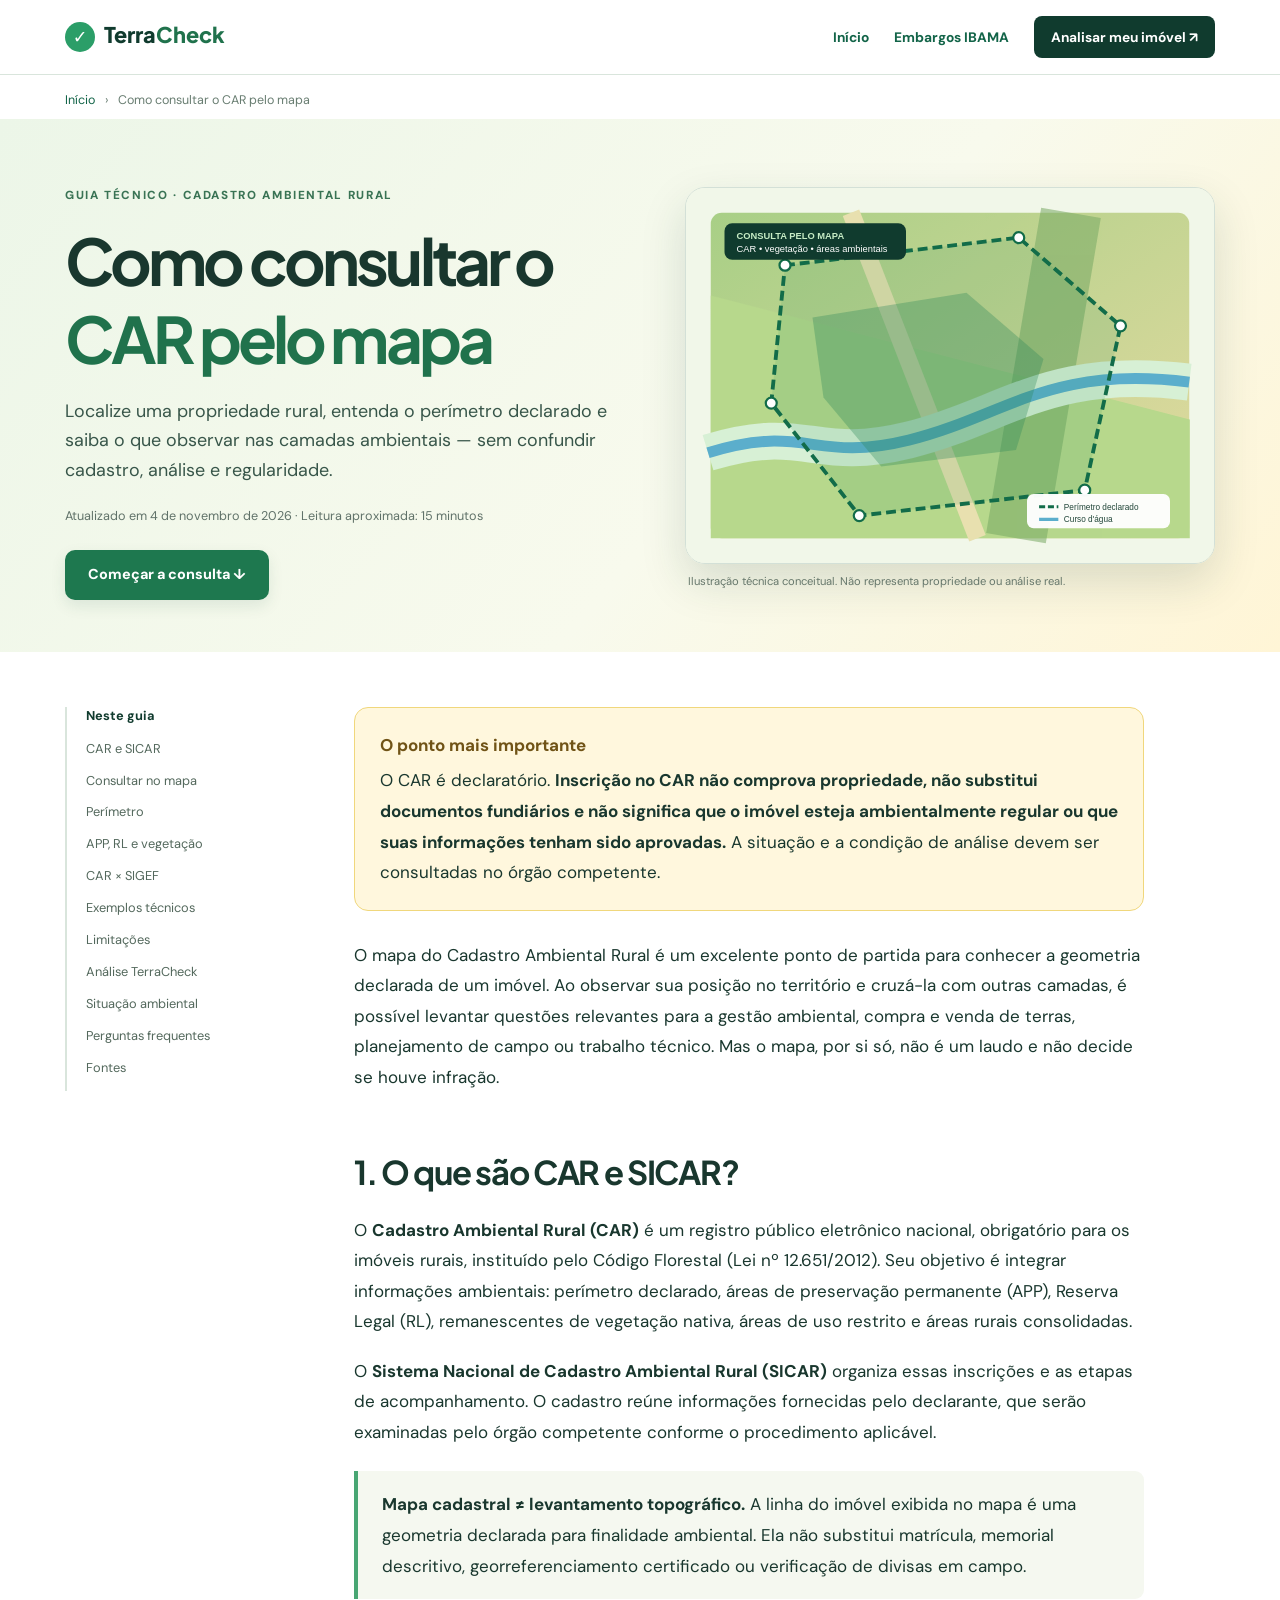
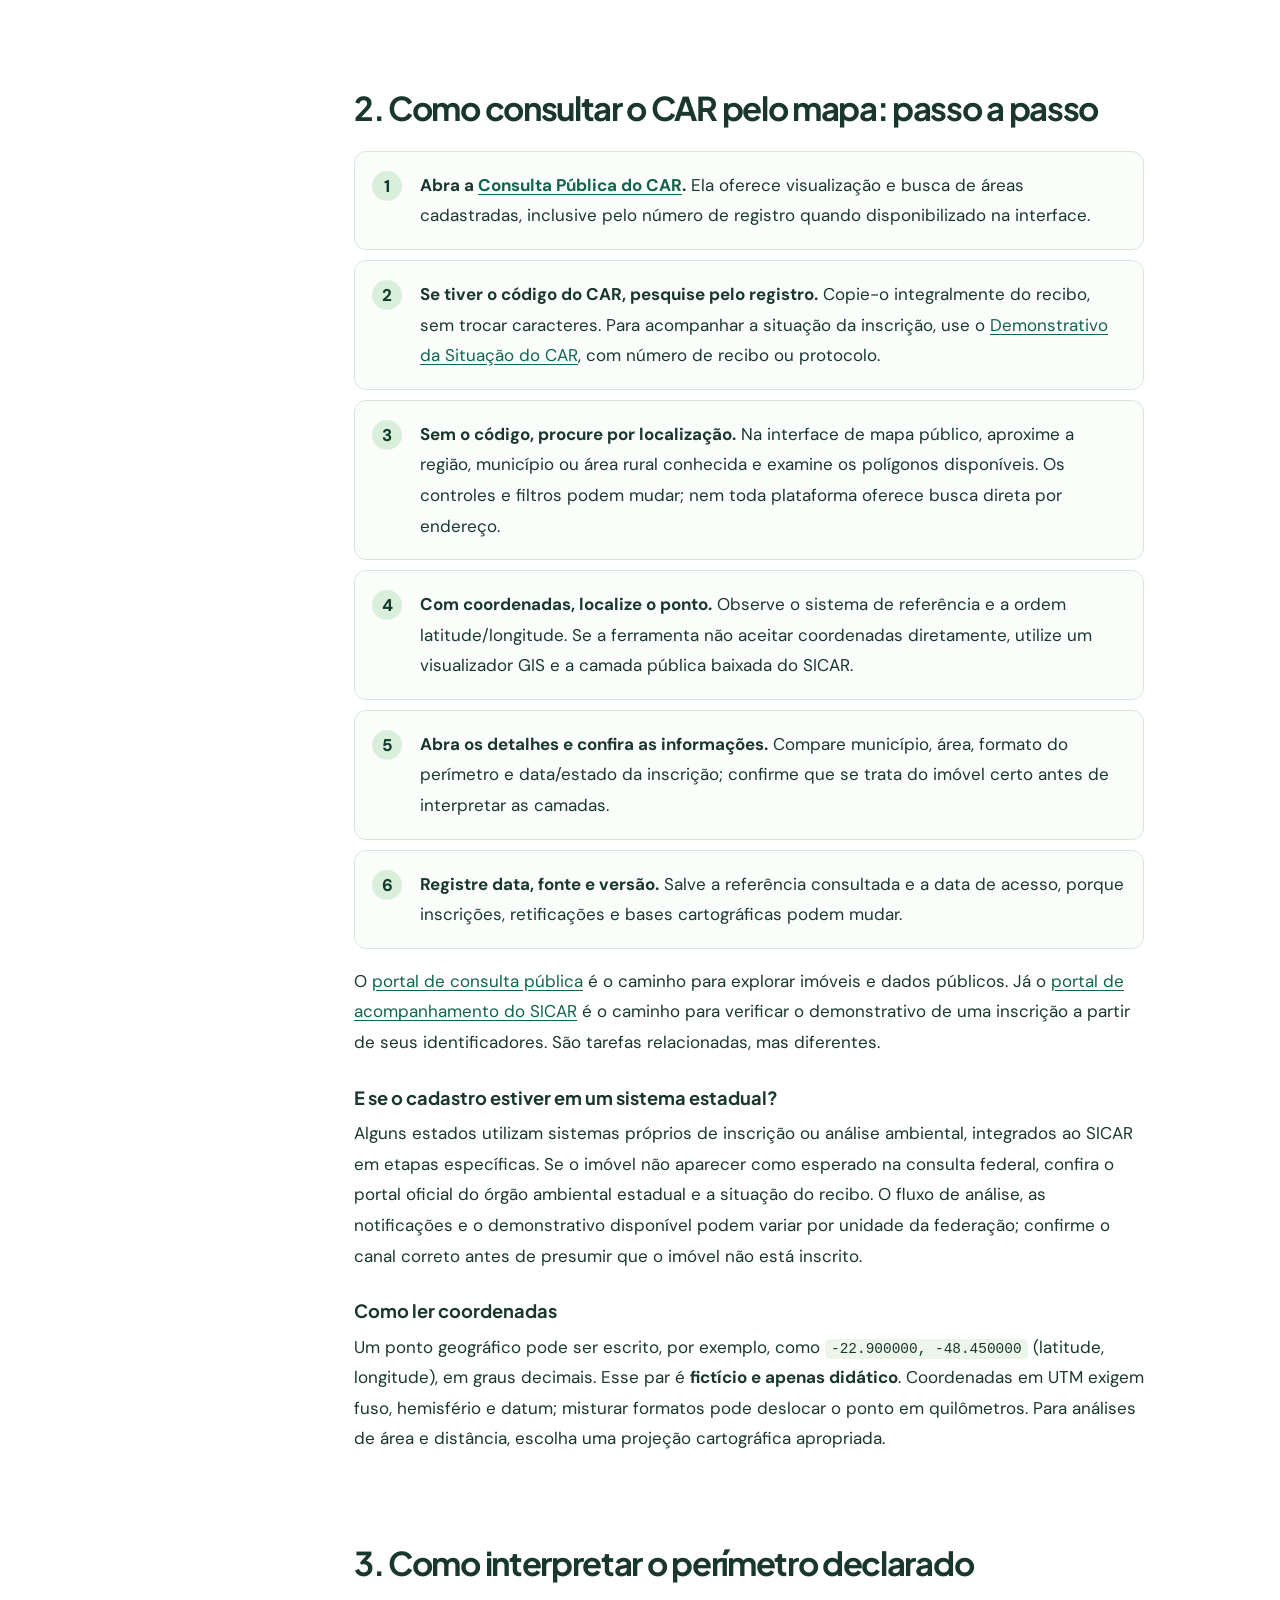
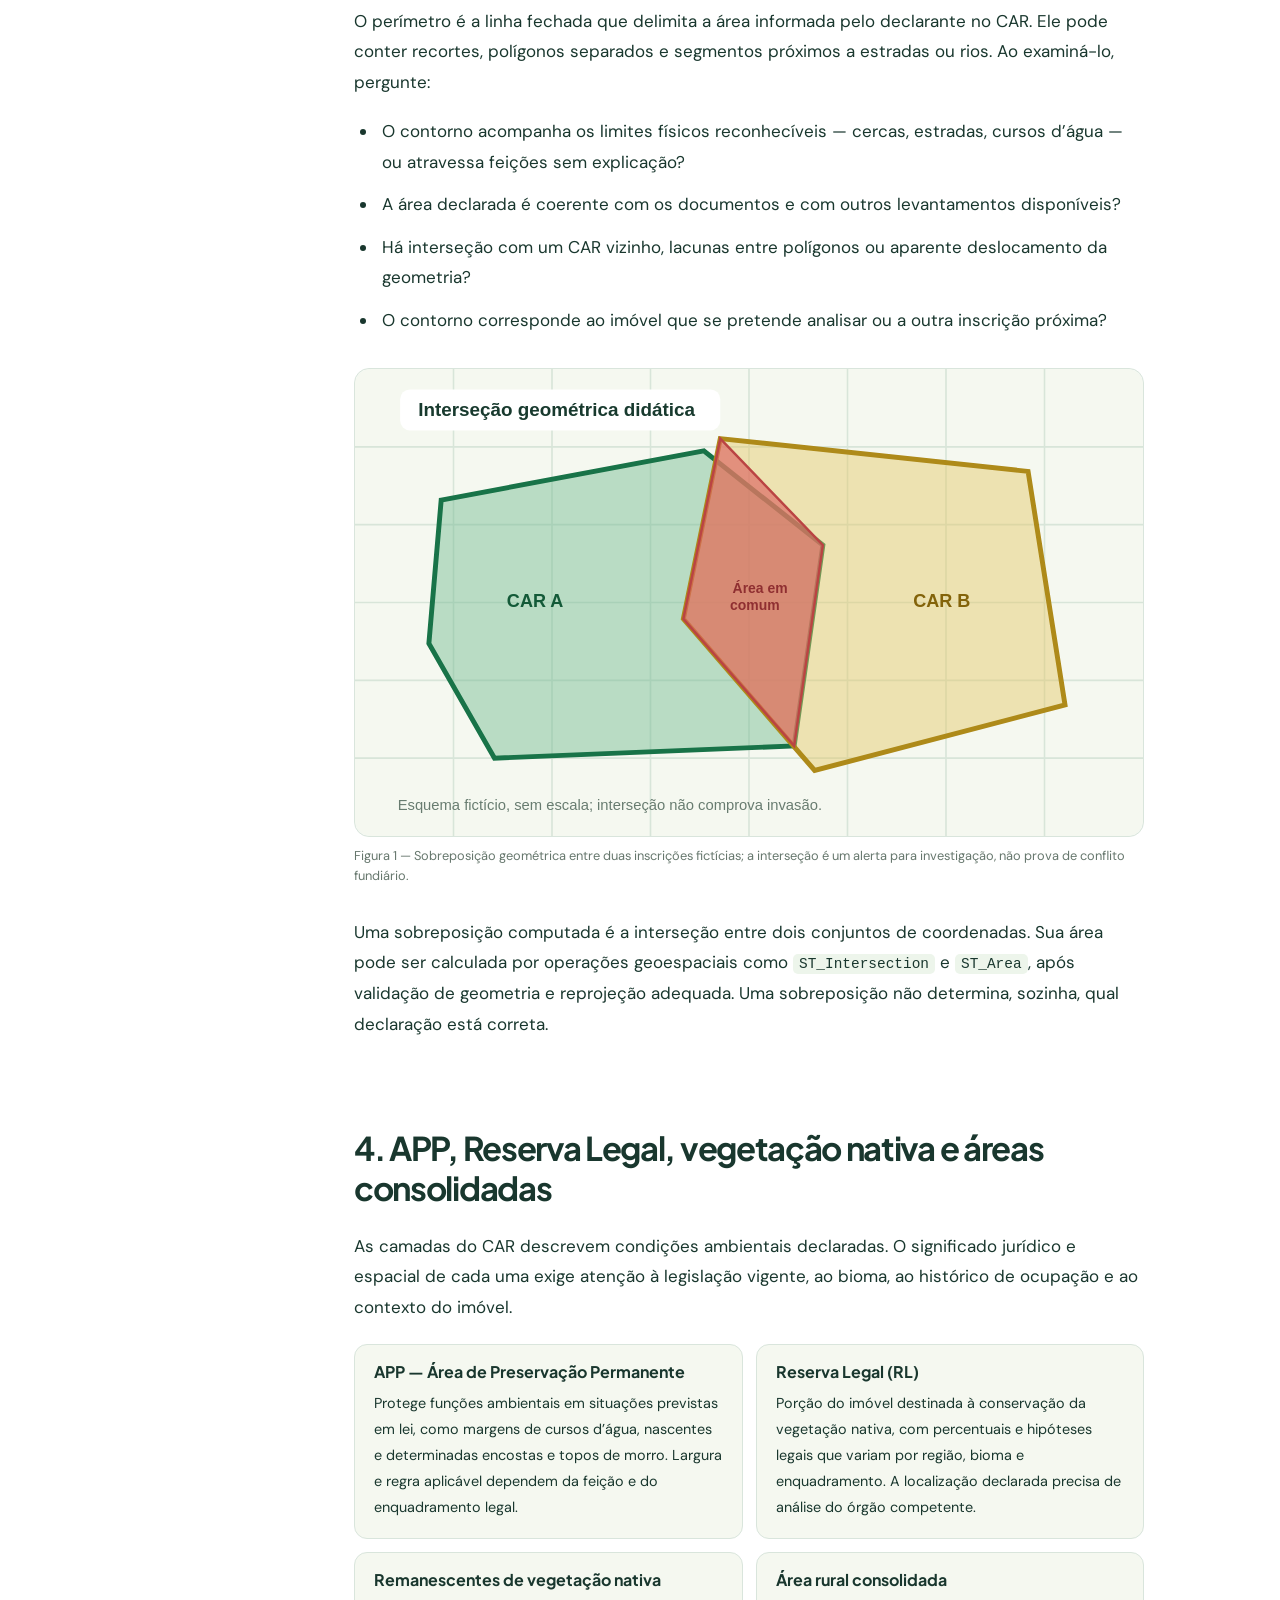
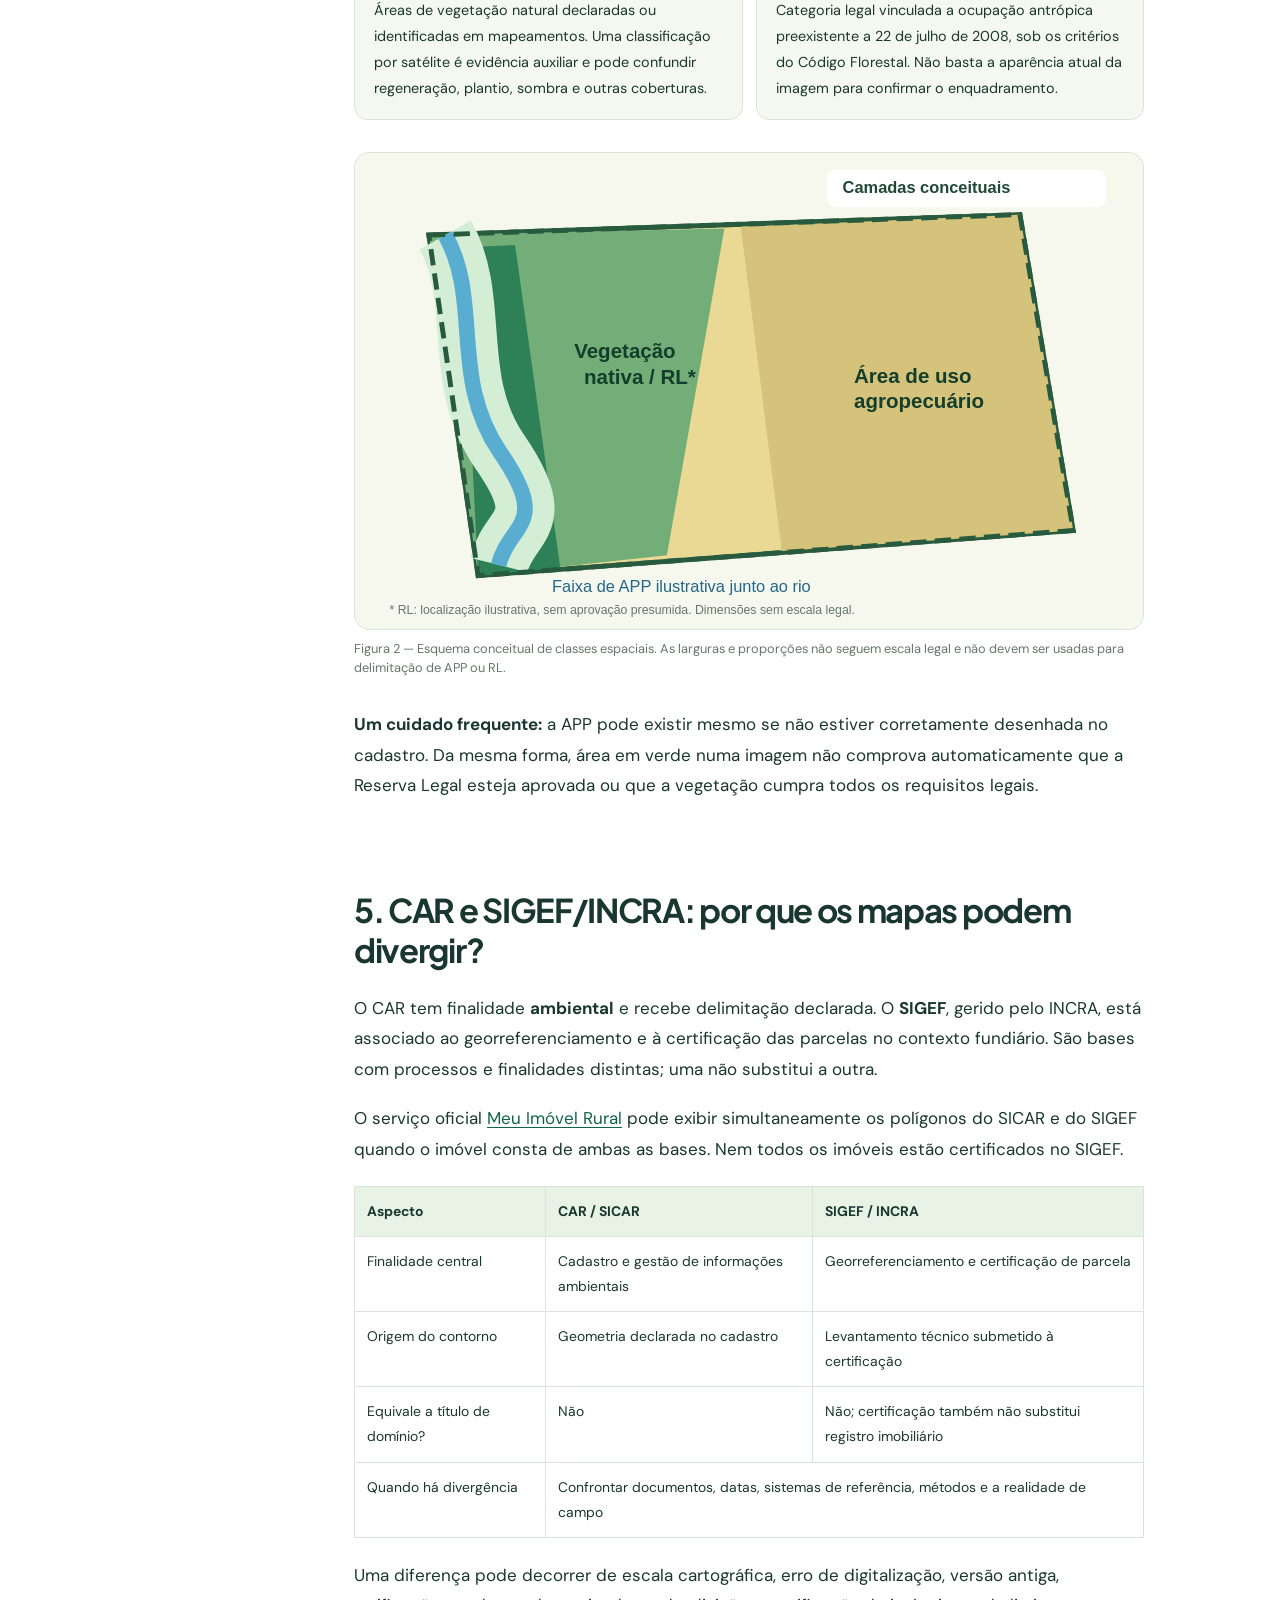
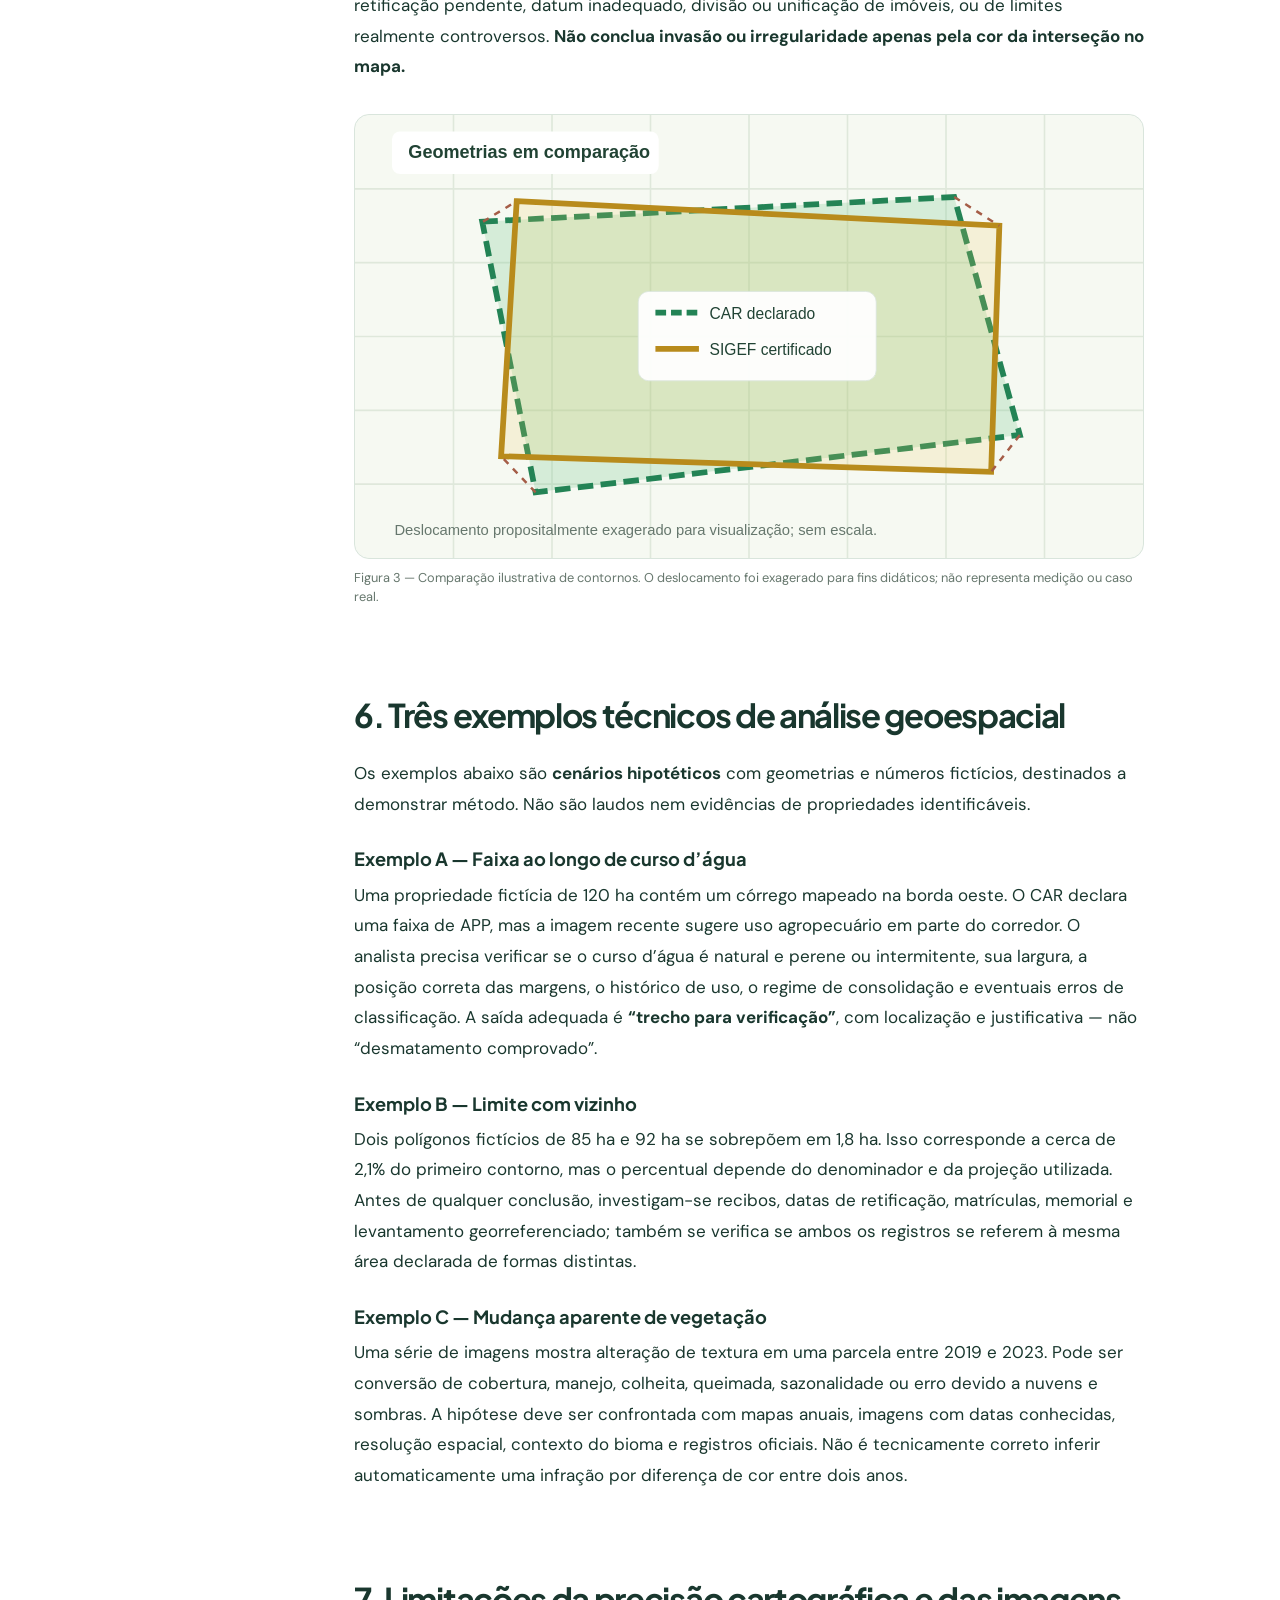
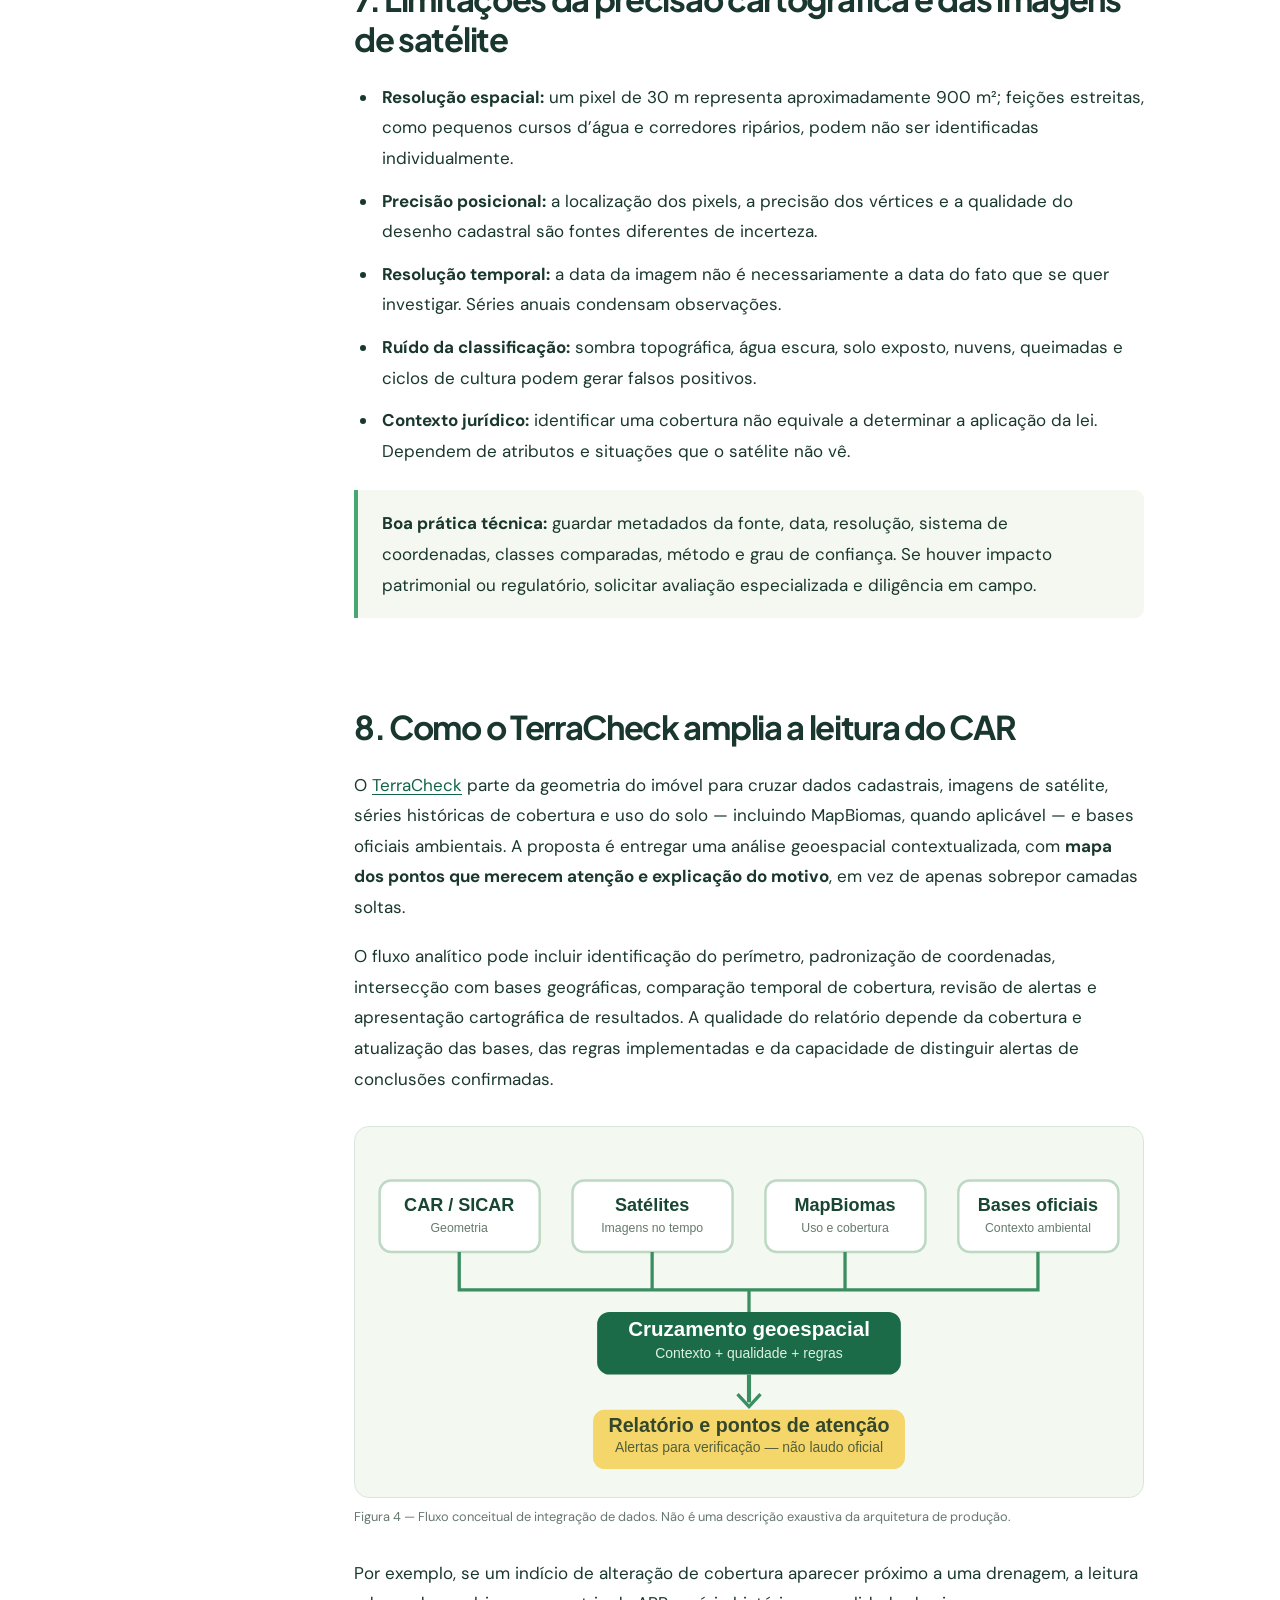
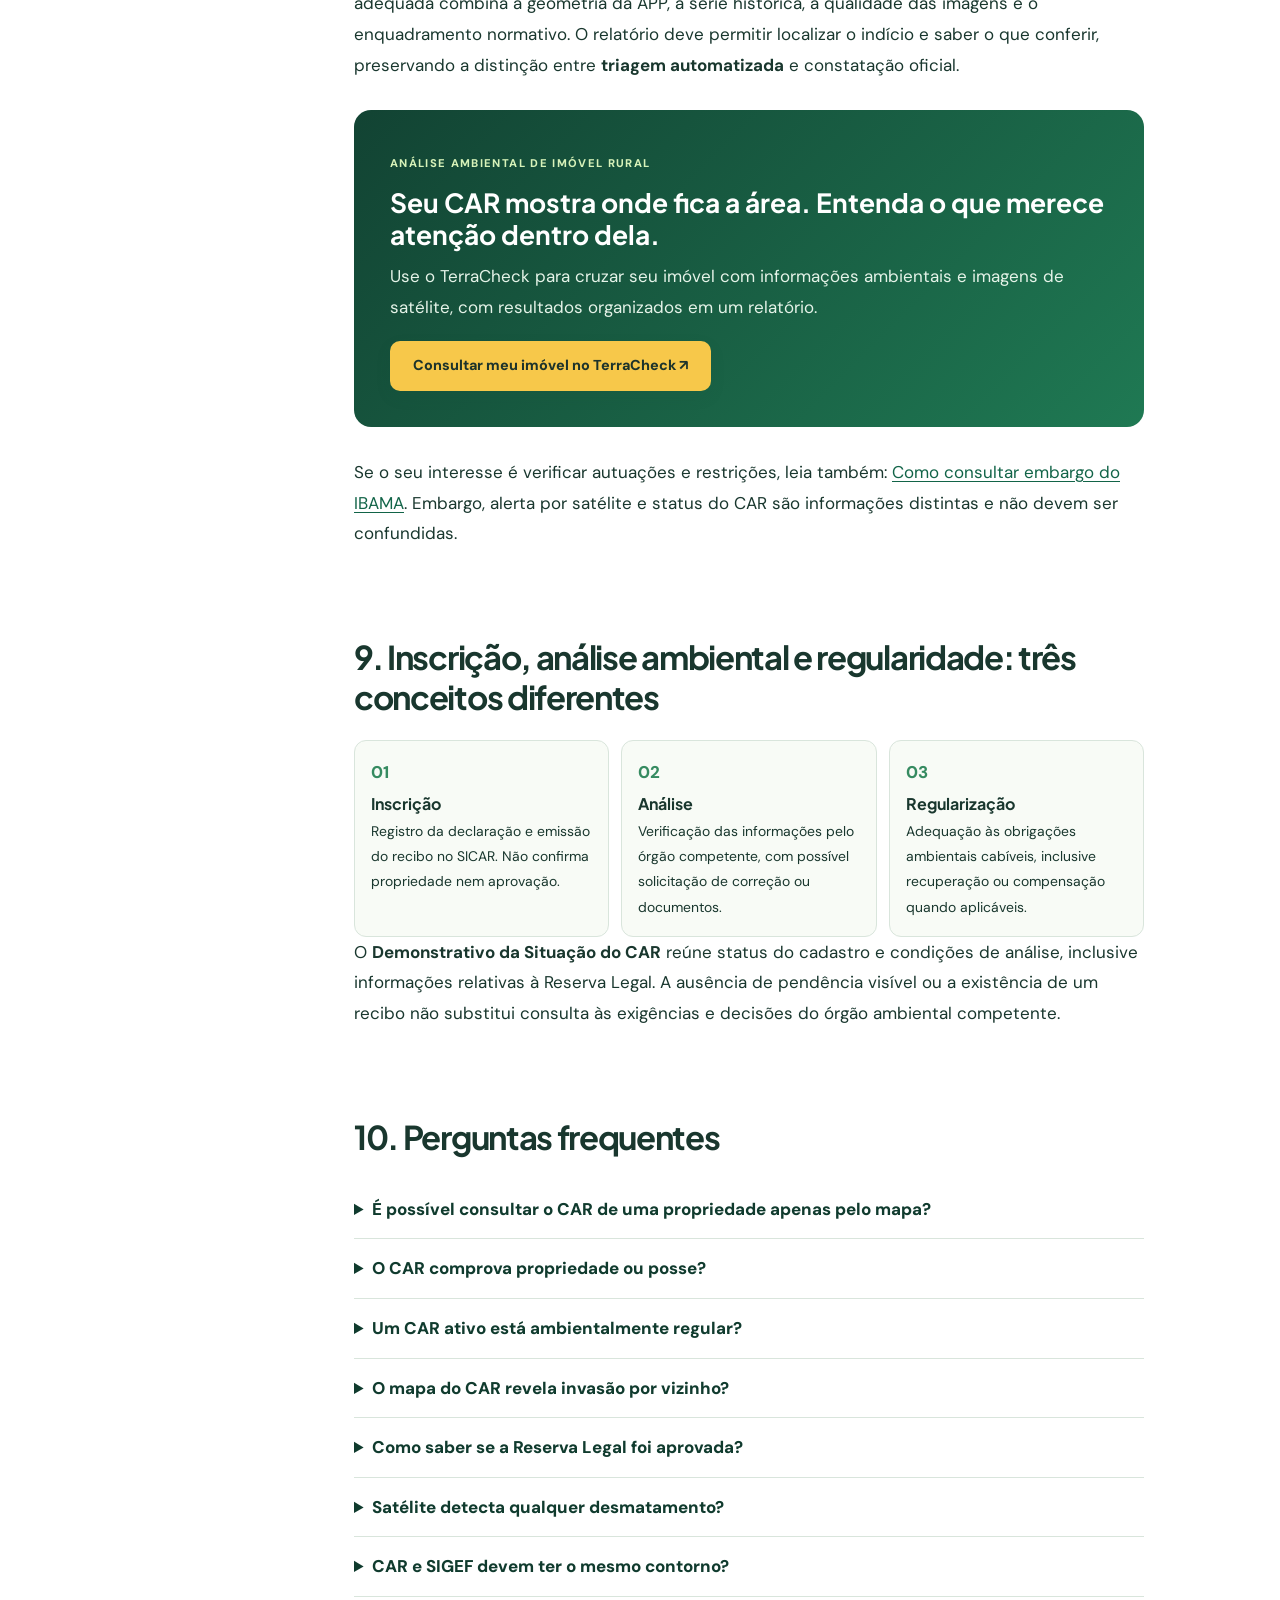
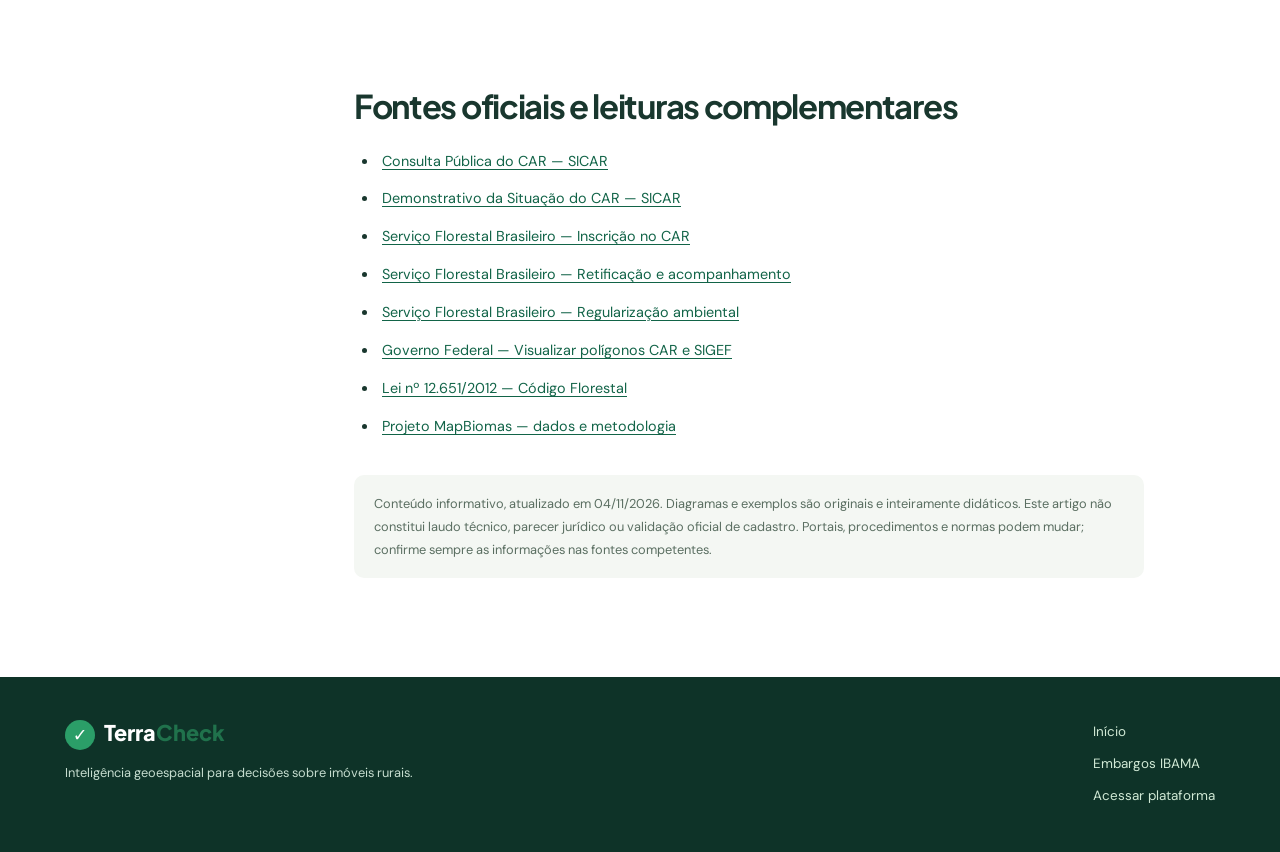
<file: como-consultar-car-pelo-mapa/index.html>
<!doctype html>
<html lang="pt-BR"><head><meta charset="utf-8"><meta name="viewport" content="width=device-width,initial-scale=1"><meta name="theme-color" content="#103b2e"><link rel="icon" type="image/svg+xml" href="/como-consultar-car-pelo-mapa/assets/imagens/favicon.svg">
<title>Como consultar o CAR pelo mapa: guia técnico | TerraCheck</title>
<meta name="description" content="Aprenda a consultar o CAR pelo mapa, localizar imóveis, interpretar perímetros, APP e Reserva Legal e comparar CAR com SIGEF e imagens de satélite.">
<link rel="canonical" href="https://terracheck.com.br/como-consultar-car-pelo-mapa/"><link rel="stylesheet" href="/como-consultar-car-pelo-mapa/assets/css/style.css?v=20261104">
<meta property="og:type" content="article"><meta property="og:locale" content="pt_BR"><meta property="og:site_name" content="TerraCheck"><meta property="og:title" content="Como consultar o CAR pelo mapa: guia técnico"><meta property="og:description" content="Da consulta pública à interpretação ambiental: um guia prático com figuras técnicas."><meta property="og:url" content="https://terracheck.com.br/como-consultar-car-pelo-mapa/"><meta property="og:image:width" content="1200"><meta property="og:image:height" content="630"><meta name="twitter:card" content="summary_large_image"><meta property="og:image" content="https://terracheck.com.br/como-consultar-car-pelo-mapa/assets/imagens/og-car-mapa-1200x630.png">
<script type="application/ld+json">{"@context":"https://schema.org","@graph":[{"@type":"Article","headline":"Como consultar o CAR pelo mapa: guia completo e técnico","description":"Guia para consultar e interpretar o Cadastro Ambiental Rural no mapa, com cuidados sobre sobreposições, dados ambientais e SIGEF.","inLanguage":"pt-BR","datePublished":"2026-11-04","dateModified":"2026-11-04","author":{"@type":"Organization","name":"TerraCheck"},"publisher":{"@type":"Organization","name":"TerraCheck","url":"https://terracheck.com.br"},"mainEntityOfPage":"https://terracheck.com.br/como-consultar-car-pelo-mapa/","image":["https://terracheck.com.br/como-consultar-car-pelo-mapa/assets/imagens/artigo-car-16x9.png","https://terracheck.com.br/como-consultar-car-pelo-mapa/assets/imagens/artigo-car-4x3.png","https://terracheck.com.br/como-consultar-car-pelo-mapa/assets/imagens/artigo-car-1x1.png"]},{"@type":"BreadcrumbList","itemListElement":[{"@type":"ListItem","position":1,"name":"Início","item":"https://terracheck.com.br/"},{"@type":"ListItem","position":2,"name":"Como consultar o CAR pelo mapa","item":"https://terracheck.com.br/como-consultar-car-pelo-mapa/"}]}]}</script></head>
<body><a class="skip" href="#conteudo">Pular para o conteúdo</a><header class="site-header"><div class="container nav"><a class="brand" href="https://terracheck.com.br/" aria-label="TerraCheck, página inicial"><span class="brand-mark">✓</span> Terra<span>Check</span></a><nav aria-label="Navegação principal"><a href="https://terracheck.com.br/">Início</a><a href="https://terracheck.com.br/consultar-embargo-ibama/">Embargos IBAMA</a><a class="nav-cta" href="https://app.terracheck.com.br/?ref=artigo_car_mapa">Analisar meu imóvel ↗</a></nav></div></header>
<main id="conteudo"><div class="breadcrumb container" aria-label="Caminho de navegação"><a href="https://terracheck.com.br/">Início</a><span aria-hidden="true">›</span><span>Como consultar o CAR pelo mapa</span></div><section class="hero"><div class="container hero-grid"><div><div class="eyebrow">GUIA TÉCNICO · CADASTRO AMBIENTAL RURAL</div><h1>Como consultar o <em>CAR pelo mapa</em></h1><p class="lead">Localize uma propriedade rural, entenda o perímetro declarado e saiba o que observar nas camadas ambientais — sem confundir cadastro, análise e regularidade.</p><div class="meta">Atualizado em 4 de novembro de 2026 · Leitura aproximada: 15 minutos</div><a class="button" href="#passo-a-passo">Começar a consulta ↓</a></div><figure><img src="/como-consultar-car-pelo-mapa/assets/imagens/capa-car-mapa.svg" fetchpriority="high" alt="Diagrama original de um imóvel rural delimitado em mapa com rio, vegetação e faixas ambientais" width="960" height="680"><figcaption>Ilustração técnica conceitual. Não representa propriedade ou análise real.</figcaption></figure></div></section>
<div class="container article-layout"><aside class="toc" aria-label="Índice do artigo"><strong>Neste guia</strong><a href="#conceitos">CAR e SICAR</a><a href="#passo-a-passo">Consultar no mapa</a><a href="#perimetro">Perímetro</a><a href="#camadas">APP, RL e vegetação</a><a href="#sigef">CAR × SIGEF</a><a href="#exemplos">Exemplos técnicos</a><a href="#limites">Limitações</a><a href="#terracheck">Análise TerraCheck</a><a href="#situacao">Situação ambiental</a><a href="#faq">Perguntas frequentes</a><a href="#fontes">Fontes</a></aside>
<article class="article"><div class="callout important"><strong>O ponto mais importante</strong><p>O CAR é declaratório. <b>Inscrição no CAR não comprova propriedade, não substitui documentos fundiários e não significa que o imóvel esteja ambientalmente regular ou que suas informações tenham sido aprovadas.</b> A situação e a condição de análise devem ser consultadas no órgão competente.</p></div>
<p>O mapa do Cadastro Ambiental Rural é um excelente ponto de partida para conhecer a geometria declarada de um imóvel. Ao observar sua posição no território e cruzá-la com outras camadas, é possível levantar questões relevantes para a gestão ambiental, compra e venda de terras, planejamento de campo ou trabalho técnico. Mas o mapa, por si só, não é um laudo e não decide se houve infração.</p>
<h2 id="conceitos">1. O que são CAR e SICAR?</h2><p>O <b>Cadastro Ambiental Rural (CAR)</b> é um registro público eletrônico nacional, obrigatório para os imóveis rurais, instituído pelo Código Florestal (Lei nº 12.651/2012). Seu objetivo é integrar informações ambientais: perímetro declarado, áreas de preservação permanente (APP), Reserva Legal (RL), remanescentes de vegetação nativa, áreas de uso restrito e áreas rurais consolidadas.</p><p>O <b>Sistema Nacional de Cadastro Ambiental Rural (SICAR)</b> organiza essas inscrições e as etapas de acompanhamento. O cadastro reúne informações fornecidas pelo declarante, que serão examinadas pelo órgão competente conforme o procedimento aplicável.</p><div class="note"><b>Mapa cadastral ≠ levantamento topográfico.</b> A linha do imóvel exibida no mapa é uma geometria declarada para finalidade ambiental. Ela não substitui matrícula, memorial descritivo, georreferenciamento certificado ou verificação de divisas em campo.</div>
<h2 id="passo-a-passo">2. Como consultar o CAR pelo mapa: passo a passo</h2><ol class="steps"><li><b>Abra a <a href="https://consulta.car.gov.br/" target="_blank" rel="noopener noreferrer">Consulta Pública do CAR</a>.</b> Ela oferece visualização e busca de áreas cadastradas, inclusive pelo número de registro quando disponibilizado na interface.</li><li><b>Se tiver o código do CAR, pesquise pelo registro.</b> Copie-o integralmente do recibo, sem trocar caracteres. Para acompanhar a situação da inscrição, use o <a href="https://car.gov.br/#/consultar" target="_blank" rel="noopener noreferrer">Demonstrativo da Situação do CAR</a>, com número de recibo ou protocolo.</li><li><b>Sem o código, procure por localização.</b> Na interface de mapa público, aproxime a região, município ou área rural conhecida e examine os polígonos disponíveis. Os controles e filtros podem mudar; nem toda plataforma oferece busca direta por endereço.</li><li><b>Com coordenadas, localize o ponto.</b> Observe o sistema de referência e a ordem latitude/longitude. Se a ferramenta não aceitar coordenadas diretamente, utilize um visualizador GIS e a camada pública baixada do SICAR.</li><li><b>Abra os detalhes e confira as informações.</b> Compare município, área, formato do perímetro e data/estado da inscrição; confirme que se trata do imóvel certo antes de interpretar as camadas.</li><li><b>Registre data, fonte e versão.</b> Salve a referência consultada e a data de acesso, porque inscrições, retificações e bases cartográficas podem mudar.</li></ol><p>O <a href="https://consulta.car.gov.br/" target="_blank" rel="noopener noreferrer">portal de consulta pública</a> é o caminho para explorar imóveis e dados públicos. Já o <a href="https://car.gov.br/#/consultar" target="_blank" rel="noopener noreferrer">portal de acompanhamento do SICAR</a> é o caminho para verificar o demonstrativo de uma inscrição a partir de seus identificadores. São tarefas relacionadas, mas diferentes.</p>
<h3>E se o cadastro estiver em um sistema estadual?</h3><p>Alguns estados utilizam sistemas próprios de inscrição ou análise ambiental, integrados ao SICAR em etapas específicas. Se o imóvel não aparecer como esperado na consulta federal, confira o portal oficial do órgão ambiental estadual e a situação do recibo. O fluxo de análise, as notificações e o demonstrativo disponível podem variar por unidade da federação; confirme o canal correto antes de presumir que o imóvel não está inscrito.</p><h3>Como ler coordenadas</h3><p>Um ponto geográfico pode ser escrito, por exemplo, como <code>-22.900000, -48.450000</code> (latitude, longitude), em graus decimais. Esse par é <b>fictício e apenas didático</b>. Coordenadas em UTM exigem fuso, hemisfério e datum; misturar formatos pode deslocar o ponto em quilômetros. Para análises de área e distância, escolha uma projeção cartográfica apropriada.</p>
<h2 id="perimetro">3. Como interpretar o perímetro declarado</h2><p>O perímetro é a linha fechada que delimita a área informada pelo declarante no CAR. Ele pode conter recortes, polígonos separados e segmentos próximos a estradas ou rios. Ao examiná-lo, pergunte:</p><ul><li>O contorno acompanha os limites físicos reconhecíveis — cercas, estradas, cursos d’água — ou atravessa feições sem explicação?</li><li>A área declarada é coerente com os documentos e com outros levantamentos disponíveis?</li><li>Há interseção com um CAR vizinho, lacunas entre polígonos ou aparente deslocamento da geometria?</li><li>O contorno corresponde ao imóvel que se pretende analisar ou a outra inscrição próxima?</li></ul><figure class="figure"><img src="/como-consultar-car-pelo-mapa/assets/imagens/perimetro-sobreposicao.svg" alt="Figura didática mostrando dois perímetros rurais vizinhos com uma faixa de sobreposição destacada em vermelho" width="960" height="570" loading="lazy"><figcaption>Figura 1 — Sobreposição geométrica entre duas inscrições fictícias; a interseção é um alerta para investigação, não prova de conflito fundiário.</figcaption></figure><p>Uma sobreposição computada é a interseção entre dois conjuntos de coordenadas. Sua área pode ser calculada por operações geoespaciais como <code>ST_Intersection</code> e <code>ST_Area</code>, após validação de geometria e reprojeção adequada. Uma sobreposição não determina, sozinha, qual declaração está correta.</p>
<h2 id="camadas">4. APP, Reserva Legal, vegetação nativa e áreas consolidadas</h2><p>As camadas do CAR descrevem condições ambientais declaradas. O significado jurídico e espacial de cada uma exige atenção à legislação vigente, ao bioma, ao histórico de ocupação e ao contexto do imóvel.</p><div class="definition-grid"><div><h3>APP — Área de Preservação Permanente</h3><p>Protege funções ambientais em situações previstas em lei, como margens de cursos d’água, nascentes e determinadas encostas e topos de morro. Largura e regra aplicável dependem da feição e do enquadramento legal.</p></div><div><h3>Reserva Legal (RL)</h3><p>Porção do imóvel destinada à conservação da vegetação nativa, com percentuais e hipóteses legais que variam por região, bioma e enquadramento. A localização declarada precisa de análise do órgão competente.</p></div><div><h3>Remanescentes de vegetação nativa</h3><p>Áreas de vegetação natural declaradas ou identificadas em mapeamentos. Uma classificação por satélite é evidência auxiliar e pode confundir regeneração, plantio, sombra e outras coberturas.</p></div><div><h3>Área rural consolidada</h3><p>Categoria legal vinculada a ocupação antrópica preexistente a 22 de julho de 2008, sob os critérios do Código Florestal. Não basta a aparência atual da imagem para confirmar o enquadramento.</p></div></div><figure class="figure"><img src="/como-consultar-car-pelo-mapa/assets/imagens/camadas-ambientais.svg" alt="Mapa esquemático de uma propriedade fictícia com curso d’água, faixa de APP, Reserva Legal, vegetação e área de uso agropecuário" width="960" height="580" loading="lazy"><figcaption>Figura 2 — Esquema conceitual de classes espaciais. As larguras e proporções não seguem escala legal e não devem ser usadas para delimitação de APP ou RL.</figcaption></figure><p><b>Um cuidado frequente:</b> a APP pode existir mesmo se não estiver corretamente desenhada no cadastro. Da mesma forma, área em verde numa imagem não comprova automaticamente que a Reserva Legal esteja aprovada ou que a vegetação cumpra todos os requisitos legais.</p>
<h2 id="sigef">5. CAR e SIGEF/INCRA: por que os mapas podem divergir?</h2><p>O CAR tem finalidade <b>ambiental</b> e recebe delimitação declarada. O <b>SIGEF</b>, gerido pelo INCRA, está associado ao georreferenciamento e à certificação das parcelas no contexto fundiário. São bases com processos e finalidades distintas; uma não substitui a outra.</p><p>O serviço oficial <a href="https://www.gov.br/gestao/pt-br/assuntos/meu-imovel-rural/como-funciona-1/visualizar-poligonos-car-sigef" target="_blank" rel="noopener noreferrer">Meu Imóvel Rural</a> pode exibir simultaneamente os polígonos do SICAR e do SIGEF quando o imóvel consta de ambas as bases. Nem todos os imóveis estão certificados no SIGEF.</p><table><thead><tr><th>Aspecto</th><th>CAR / SICAR</th><th>SIGEF / INCRA</th></tr></thead><tbody><tr><td>Finalidade central</td><td>Cadastro e gestão de informações ambientais</td><td>Georreferenciamento e certificação de parcela</td></tr><tr><td>Origem do contorno</td><td>Geometria declarada no cadastro</td><td>Levantamento técnico submetido à certificação</td></tr><tr><td>Equivale a título de domínio?</td><td>Não</td><td>Não; certificação também não substitui registro imobiliário</td></tr><tr><td>Quando há divergência</td><td colspan="2">Confrontar documentos, datas, sistemas de referência, métodos e a realidade de campo</td></tr></tbody></table><p>Uma diferença pode decorrer de escala cartográfica, erro de digitalização, versão antiga, retificação pendente, datum inadequado, divisão ou unificação de imóveis, ou de limites realmente controversos. <b>Não conclua invasão ou irregularidade apenas pela cor da interseção no mapa.</b></p><figure class="figure"><img src="/como-consultar-car-pelo-mapa/assets/imagens/car-vs-sigef.svg" alt="Comparação ilustrativa de duas geometrias de um mesmo imóvel, uma declarada no CAR e outra certificada no SIGEF, com deslocamentos de borda" width="960" height="540" loading="lazy"><figcaption>Figura 3 — Comparação ilustrativa de contornos. O deslocamento foi exagerado para fins didáticos; não representa medição ou caso real.</figcaption></figure>
<h2 id="exemplos">6. Três exemplos técnicos de análise geoespacial</h2><p>Os exemplos abaixo são <b>cenários hipotéticos</b> com geometrias e números fictícios, destinados a demonstrar método. Não são laudos nem evidências de propriedades identificáveis.</p><h3>Exemplo A — Faixa ao longo de curso d’água</h3><p>Uma propriedade fictícia de 120 ha contém um córrego mapeado na borda oeste. O CAR declara uma faixa de APP, mas a imagem recente sugere uso agropecuário em parte do corredor. O analista precisa verificar se o curso d’água é natural e perene ou intermitente, sua largura, a posição correta das margens, o histórico de uso, o regime de consolidação e eventuais erros de classificação. A saída adequada é <b>“trecho para verificação”</b>, com localização e justificativa — não “desmatamento comprovado”.</p><h3>Exemplo B — Limite com vizinho</h3><p>Dois polígonos fictícios de 85 ha e 92 ha se sobrepõem em 1,8 ha. Isso corresponde a cerca de 2,1% do primeiro contorno, mas o percentual depende do denominador e da projeção utilizada. Antes de qualquer conclusão, investigam-se recibos, datas de retificação, matrículas, memorial e levantamento georreferenciado; também se verifica se ambos os registros se referem à mesma área declarada de formas distintas.</p><h3>Exemplo C — Mudança aparente de vegetação</h3><p>Uma série de imagens mostra alteração de textura em uma parcela entre 2019 e 2023. Pode ser conversão de cobertura, manejo, colheita, queimada, sazonalidade ou erro devido a nuvens e sombras. A hipótese deve ser confrontada com mapas anuais, imagens com datas conhecidas, resolução espacial, contexto do bioma e registros oficiais. Não é tecnicamente correto inferir automaticamente uma infração por diferença de cor entre dois anos.</p>
<h2 id="limites">7. Limitações da precisão cartográfica e das imagens de satélite</h2><ul><li><b>Resolução espacial:</b> um pixel de 30 m representa aproximadamente 900 m²; feições estreitas, como pequenos cursos d’água e corredores ripários, podem não ser identificadas individualmente.</li><li><b>Precisão posicional:</b> a localização dos pixels, a precisão dos vértices e a qualidade do desenho cadastral são fontes diferentes de incerteza.</li><li><b>Resolução temporal:</b> a data da imagem não é necessariamente a data do fato que se quer investigar. Séries anuais condensam observações.</li><li><b>Ruído da classificação:</b> sombra topográfica, água escura, solo exposto, nuvens, queimadas e ciclos de cultura podem gerar falsos positivos.</li><li><b>Contexto jurídico:</b> identificar uma cobertura não equivale a determinar a aplicação da lei. Dependem de atributos e situações que o satélite não vê.</li></ul><div class="note"><b>Boa prática técnica:</b> guardar metadados da fonte, data, resolução, sistema de coordenadas, classes comparadas, método e grau de confiança. Se houver impacto patrimonial ou regulatório, solicitar avaliação especializada e diligência em campo.</div>
<h2 id="terracheck">8. Como o TerraCheck amplia a leitura do CAR</h2><p>O <a href="https://terracheck.com.br/">TerraCheck</a> parte da geometria do imóvel para cruzar dados cadastrais, imagens de satélite, séries históricas de cobertura e uso do solo — incluindo MapBiomas, quando aplicável — e bases oficiais ambientais. A proposta é entregar uma análise geoespacial contextualizada, com <b>mapa dos pontos que merecem atenção e explicação do motivo</b>, em vez de apenas sobrepor camadas soltas.</p><p>O fluxo analítico pode incluir identificação do perímetro, padronização de coordenadas, intersecção com bases geográficas, comparação temporal de cobertura, revisão de alertas e apresentação cartográfica de resultados. A qualidade do relatório depende da cobertura e atualização das bases, das regras implementadas e da capacidade de distinguir alertas de conclusões confirmadas.</p><figure class="figure"><img src="/como-consultar-car-pelo-mapa/assets/imagens/fluxo-analise.svg" alt="Fluxograma técnico ilustrando CAR, imagens de satélite, séries MapBiomas e bases oficiais convergindo para uma análise geoespacial com pontos de atenção" width="960" height="450" loading="lazy"><figcaption>Figura 4 — Fluxo conceitual de integração de dados. Não é uma descrição exaustiva da arquitetura de produção.</figcaption></figure><p>Por exemplo, se um indício de alteração de cobertura aparecer próximo a uma drenagem, a leitura adequada combina a geometria da APP, a série histórica, a qualidade das imagens e o enquadramento normativo. O relatório deve permitir localizar o indício e saber o que conferir, preservando a distinção entre <b>triagem automatizada</b> e constatação oficial.</p><div class="cta"><small>ANÁLISE AMBIENTAL DE IMÓVEL RURAL</small><h3>Seu CAR mostra onde fica a área. Entenda o que merece atenção dentro dela.</h3><p>Use o TerraCheck para cruzar seu imóvel com informações ambientais e imagens de satélite, com resultados organizados em um relatório.</p><a class="button light" href="https://app.terracheck.com.br/?ref=artigo_car_mapa">Consultar meu imóvel no TerraCheck ↗</a></div><p>Se o seu interesse é verificar autuações e restrições, leia também: <a href="https://terracheck.com.br/consultar-embargo-ibama/">Como consultar embargo do IBAMA</a>. Embargo, alerta por satélite e status do CAR são informações distintas e não devem ser confundidas.</p>
<h2 id="situacao">9. Inscrição, análise ambiental e regularidade: três conceitos diferentes</h2><div class="three"><div><span>01</span><h3>Inscrição</h3><p>Registro da declaração e emissão do recibo no SICAR. Não confirma propriedade nem aprovação.</p></div><div><span>02</span><h3>Análise</h3><p>Verificação das informações pelo órgão competente, com possível solicitação de correção ou documentos.</p></div><div><span>03</span><h3>Regularização</h3><p>Adequação às obrigações ambientais cabíveis, inclusive recuperação ou compensação quando aplicáveis.</p></div></div><p>O <b>Demonstrativo da Situação do CAR</b> reúne status do cadastro e condições de análise, inclusive informações relativas à Reserva Legal. A ausência de pendência visível ou a existência de um recibo não substitui consulta às exigências e decisões do órgão ambiental competente.</p>
<h2 id="faq">10. Perguntas frequentes</h2><details><summary>É possível consultar o CAR de uma propriedade apenas pelo mapa?</summary><p>Em muitos casos, a Consulta Pública permite localizar polígonos na área desejada. A disponibilidade de detalhe varia por base e interface. Para o demonstrativo de um cadastro específico, geralmente é preciso recibo ou protocolo.</p></details><details><summary>O CAR comprova propriedade ou posse?</summary><p>Não. A legislação afirma que a inscrição não é título de reconhecimento de propriedade ou posse. A verificação fundiária exige documentação e procedimentos próprios.</p></details><details><summary>Um CAR ativo está ambientalmente regular?</summary><p>Não necessariamente. Situação cadastral, condição de análise, localização aprovada de Reserva Legal e cumprimento das obrigações são dimensões distintas.</p></details><details><summary>O mapa do CAR revela invasão por vizinho?</summary><p>Uma interseção de polígonos pode sinalizar divergência declaratória ou cartográfica. Sozinha, não comprova invasão, titularidade nem limite jurídico correto.</p></details><details><summary>Como saber se a Reserva Legal foi aprovada?</summary><p>Consulte o Demonstrativo da Situação do CAR e, quando necessário, o órgão ambiental estadual competente. A RL desenhada no mapa não é evidência suficiente de aprovação.</p></details><details><summary>Satélite detecta qualquer desmatamento?</summary><p>Não. Detecção depende de resolução espacial e temporal, nuvens, sazonalidade, sensores e método de classificação. Alertas precisam de interpretação e validação.</p></details><details><summary>CAR e SIGEF devem ter o mesmo contorno?</summary><p>É recomendável conferir a coerência entre geometrias do mesmo imóvel, mas bases com finalidades e métodos distintos podem divergir; a causa precisa ser investigada.</p></details>
<h2 id="fontes">Fontes oficiais e leituras complementares</h2><ul class="sources"><li><a href="https://consulta.car.gov.br/" target="_blank" rel="noopener noreferrer">Consulta Pública do CAR — SICAR</a></li><li><a href="https://car.gov.br/#/consultar" target="_blank" rel="noopener noreferrer">Demonstrativo da Situação do CAR — SICAR</a></li><li><a href="https://www.gov.br/car/pt-br/assuntos/etapas-do-car-e-regularizacao-ambiental/inscricao-no-car" target="_blank" rel="noopener noreferrer">Serviço Florestal Brasileiro — Inscrição no CAR</a></li><li><a href="https://www.gov.br/car/pt-br/canais_atendimento/perguntas-frequentes/retificacao-de-car-e-acompanhamento-da-inscricao-e-da-analise" target="_blank" rel="noopener noreferrer">Serviço Florestal Brasileiro — Retificação e acompanhamento</a></li><li><a href="https://www.gov.br/car/pt-br/canais_atendimento/perguntas-frequentes/regularizacao-ambiental-do-imovel-rural" target="_blank" rel="noopener noreferrer">Serviço Florestal Brasileiro — Regularização ambiental</a></li><li><a href="https://www.gov.br/gestao/pt-br/assuntos/meu-imovel-rural/como-funciona-1/visualizar-poligonos-car-sigef" target="_blank" rel="noopener noreferrer">Governo Federal — Visualizar polígonos CAR e SIGEF</a></li><li><a href="https://www.planalto.gov.br/ccivil_03/_ato2011-2014/2012/lei/l12651.htm" target="_blank" rel="noopener noreferrer">Lei nº 12.651/2012 — Código Florestal</a></li><li><a href="https://brasil.mapbiomas.org/" target="_blank" rel="noopener noreferrer">Projeto MapBiomas — dados e metodologia</a></li></ul><p class="disclaimer">Conteúdo informativo, atualizado em 04/11/2026. Diagramas e exemplos são originais e inteiramente didáticos. Este artigo não constitui laudo técnico, parecer jurídico ou validação oficial de cadastro. Portais, procedimentos e normas podem mudar; confirme sempre as informações nas fontes competentes.</p></article></div></main><footer><div class="container footer-grid"><div><a class="brand" href="https://terracheck.com.br/"><span class="brand-mark">✓</span> Terra<span>Check</span></a><p>Inteligência geoespacial para decisões sobre imóveis rurais.</p></div><div><a href="https://terracheck.com.br/">Início</a><a href="https://terracheck.com.br/consultar-embargo-ibama/">Embargos IBAMA</a><a href="https://app.terracheck.com.br/?ref=artigo_car_mapa">Acessar plataforma</a></div></div></footer></body></html>
</file>
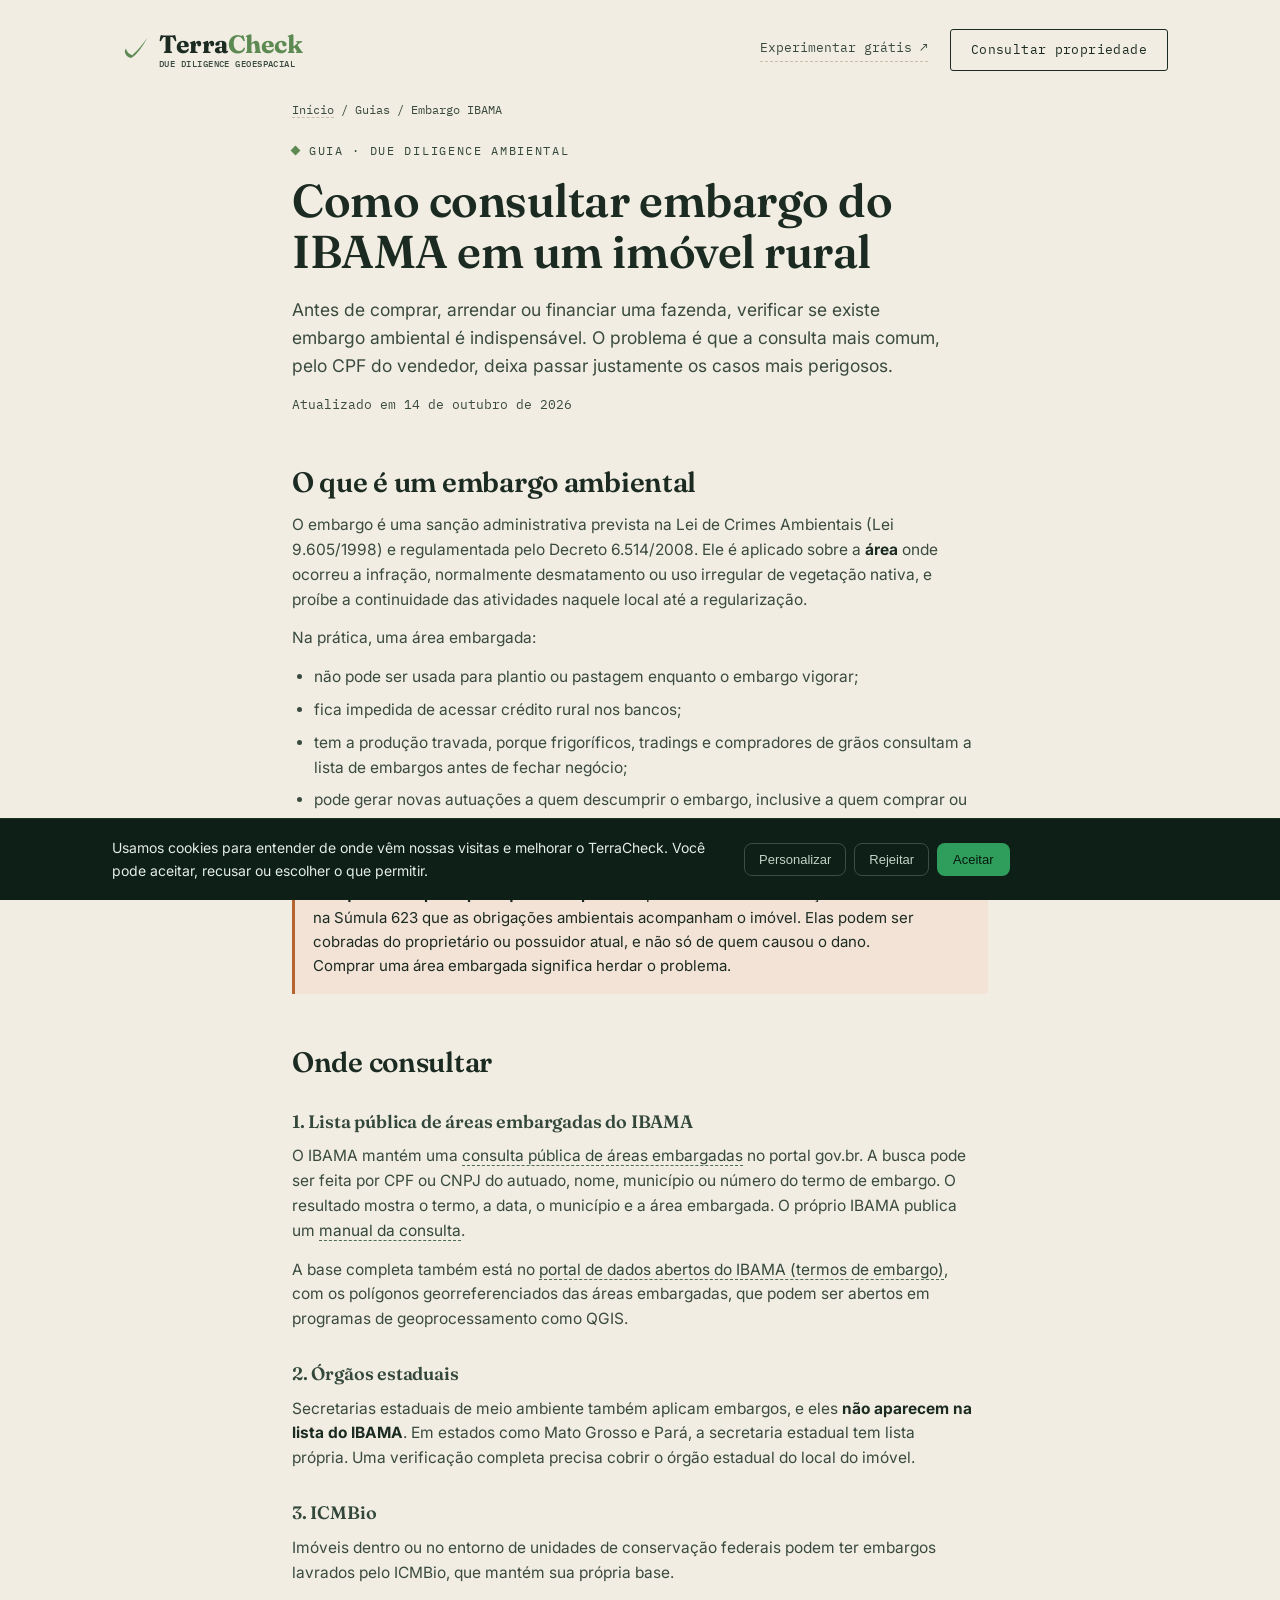
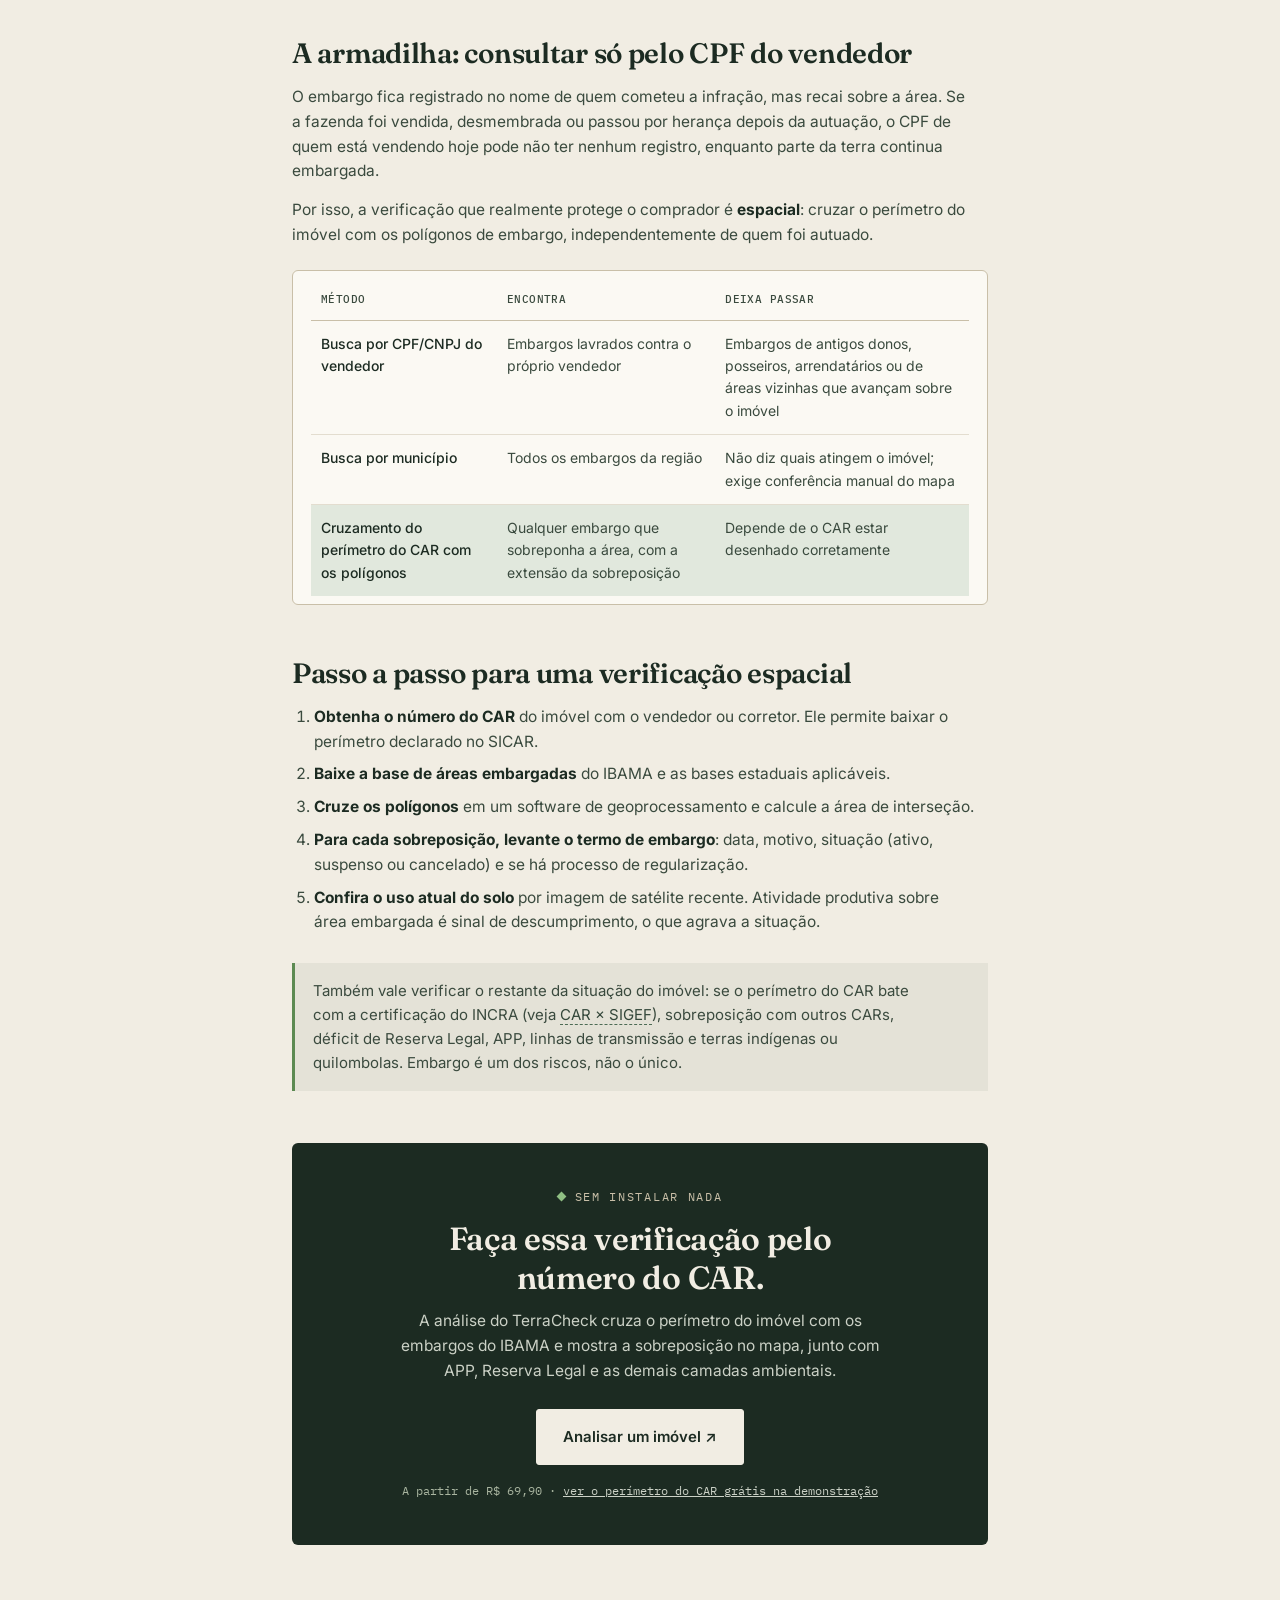
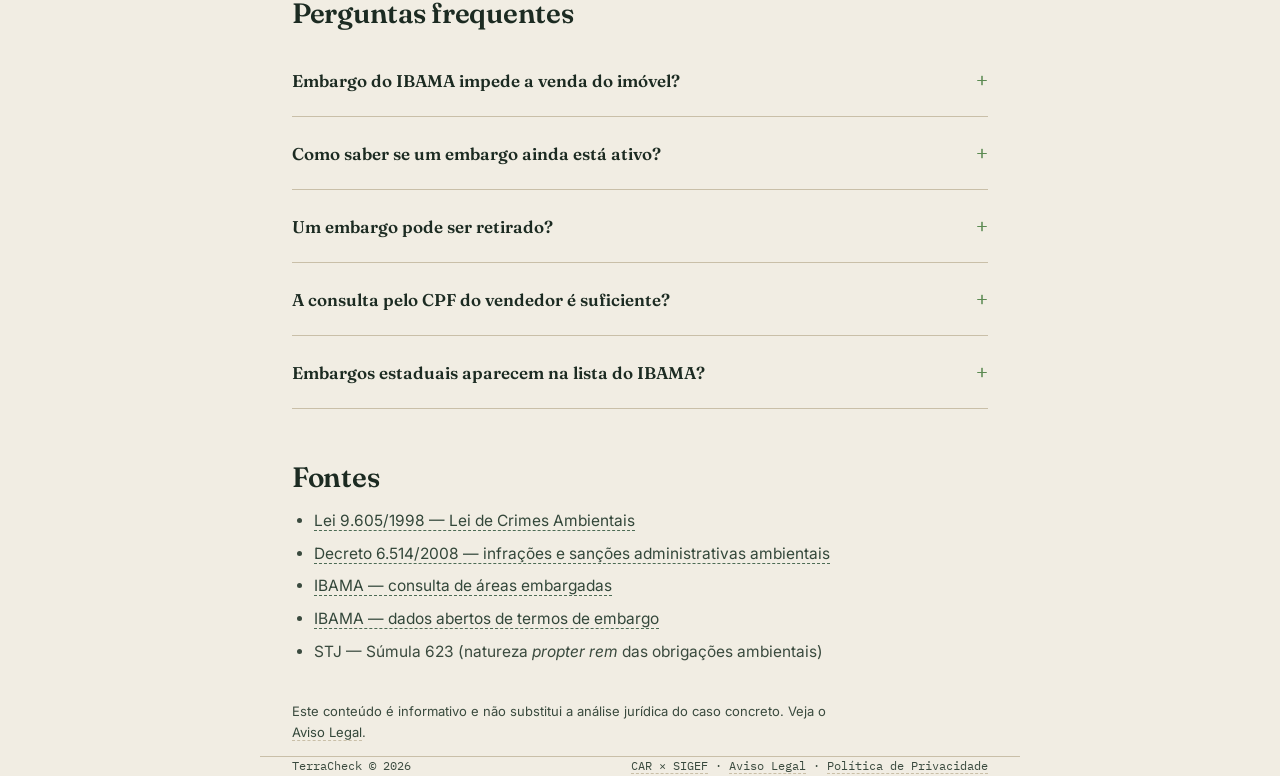
<file: consultar-embargo-ibama/index.html>
<!DOCTYPE html>
<html lang="pt-BR">
<head>
<meta charset="UTF-8">
<meta name="viewport" content="width=device-width, initial-scale=1.0">
<title>Como consultar embargo do IBAMA em um imóvel rural — TerraCheck</title>
<meta name="description" content="Passo a passo para verificar se uma fazenda tem embargo ambiental do IBAMA antes de comprar ou arrendar — e por que a busca só pelo CPF do vendedor não basta.">
<link rel="canonical" href="https://terracheck.com.br/consultar-embargo-ibama/">
<link rel="icon" type="image/png" sizes="32x32" href="/assets/embedded/18ea41b056e23717.png">
<link rel="icon" type="image/png" sizes="192x192" href="/assets/embedded/21f987d8414cd698.png">
<link rel="apple-touch-icon" sizes="192x192" href="/assets/embedded/21f987d8414cd698.png">

<meta property="og:type" content="article">
<meta property="og:locale" content="pt_BR">
<meta property="og:site_name" content="TerraCheck">
<meta property="og:title" content="Como consultar embargo do IBAMA em um imóvel rural">
<meta property="og:description" content="Passo a passo para verificar embargo ambiental antes de comprar ou arrendar uma fazenda — e por que a busca pelo CPF do vendedor não basta.">
<meta property="og:url" content="https://terracheck.com.br/consultar-embargo-ibama/">
<meta property="og:image" content="https://terracheck.com.br/assets/embedded/287e888427be6478.jpg">

<link rel="preconnect" href="https://fonts.googleapis.com">
<link rel="preconnect" href="https://fonts.gstatic.com" crossorigin>
<link href="https://fonts.googleapis.com/css2?family=Fraunces:opsz,wght@9..144,400;9..144,500;9..144,600;9..144,700&family=Inter:wght@400;500;600;700&family=IBM+Plex+Mono:wght@400;500&display=swap" rel="stylesheet">

<script type="application/ld+json">
{
  "@context": "https://schema.org",
  "@graph": [
    {
      "@type": "Article",
      "headline": "Como consultar embargo do IBAMA em um imóvel rural",
      "description": "Passo a passo para verificar se uma fazenda tem embargo ambiental do IBAMA antes de comprar ou arrendar.",
      "inLanguage": "pt-BR",
      "datePublished": "2026-10-14",
      "dateModified": "2026-10-14",
      "image": "https://terracheck.com.br/assets/embedded/287e888427be6478.jpg",
      "author": { "@type": "Organization", "@id": "https://terracheck.com.br/#organization", "name": "TerraCheck" },
      "publisher": { "@id": "https://terracheck.com.br/#organization" },
      "mainEntityOfPage": "https://terracheck.com.br/consultar-embargo-ibama/"
    },
    {
      "@type": "BreadcrumbList",
      "itemListElement": [
        { "@type": "ListItem", "position": 1, "name": "TerraCheck", "item": "https://terracheck.com.br/" },
        { "@type": "ListItem", "position": 2, "name": "Consultar embargo IBAMA", "item": "https://terracheck.com.br/consultar-embargo-ibama/" }
      ]
    }
  ]
}
</script>

<style>
  :root {
    --paper: #F1EDE3;
    --paper-card: #FBF9F3;
    --ink: #1C2B22;
    --ink-soft: #3A4A3E;
    --line: #C9BFA8;
    --soil: #5c8a52;
    --moss: #4C6B54;
    --moss-deep: #33473A;
    --alert-bg: #F3E3D6;
    --alert-ink: #B5652D;
    --ok-bg: #E1E8DD;
  }
  * { margin: 0; padding: 0; box-sizing: border-box; }
  body {
    background: var(--paper);
    color: var(--ink);
    font-family: 'Inter', sans-serif;
    line-height: 1.6;
    overflow-x: hidden;
  }
  a { color: inherit; }
  .wrap { max-width: 760px; margin: 0 auto; padding: 0 32px; }

  /* nav — mesmo padrão da home */
  nav {
    display: flex; align-items: center; justify-content: space-between;
    gap: 20px; padding: 28px 32px; max-width: 1120px; margin: 0 auto;
  }
  .logo { display: flex; align-items: center; gap: 3px; text-decoration: none; }
  .logo-icon { flex-shrink: 0; display: block; width: 44px; height: 44px; }
  .logo-text {
    font-family: 'Fraunces', serif; font-weight: 700; font-size: 25px;
    letter-spacing: -0.02em; display: flex; flex-direction: column; gap: 2px; line-height: 1.05;
  }
  .logo-text b { font: inherit; }
  .logo-text .brand-check { color: #5c8a52; }
  .logo-text > span {
    font-family: 'IBM Plex Mono', monospace; font-size: 9px; color: var(--ink-soft);
    font-weight: 500; letter-spacing: 0.05em;
  }
  .nav-links { display: flex; align-items: center; gap: 22px; }
  .btn-ghost {
    font-family: 'IBM Plex Mono', monospace; font-size: 13px; color: var(--ink-soft);
    text-decoration: none; border-bottom: 1px dashed var(--line); padding-bottom: 2px;
  }
  .nav-cta {
    font-family: 'IBM Plex Mono', monospace; font-size: 13px; letter-spacing: 0.03em;
    padding: 10px 20px; border: 1.5px solid var(--ink); border-radius: 3px;
    text-decoration: none; transition: background .15s ease, color .15s ease;
  }
  .nav-cta:hover { background: var(--ink); color: var(--paper); }

  /* article */
  main { padding: 20px 0 40px; }
  .crumbs {
    font-family: 'IBM Plex Mono', monospace; font-size: 12px; color: var(--ink-soft);
    margin-bottom: 22px;
  }
  .crumbs a { text-decoration: none; border-bottom: 1px dashed var(--line); }
  .eyebrow {
    font-family: 'IBM Plex Mono', monospace; font-size: 12px; letter-spacing: 0.14em;
    text-transform: uppercase; color: var(--moss-deep);
    display: flex; align-items: center; gap: 10px;
  }
  .eyebrow::before {
    content: ''; width: 7px; height: 7px; background: var(--soil);
    display: inline-block; transform: rotate(45deg);
  }
  h1, h2, h3 { font-family: 'Fraunces', serif; font-weight: 600; letter-spacing: -0.01em; }
  h1 { font-size: clamp(32px, 5vw, 46px); line-height: 1.1; margin: 16px 0 18px; }
  .lede { font-size: 17.5px; color: var(--ink-soft); max-width: 60ch; margin-bottom: 14px; }
  .updated {
    font-family: 'IBM Plex Mono', monospace; font-size: 12.5px; color: var(--ink-soft);
    margin-bottom: 36px;
  }
  h2 { font-size: clamp(22px, 3vw, 28px); line-height: 1.2; margin: 52px 0 14px; color: var(--ink); }
  h3 { font-size: 18px; font-weight: 600; margin: 28px 0 8px; color: var(--moss-deep); }
  article p a, article li a { color: var(--moss-deep); text-decoration: none; border-bottom: 1px dashed var(--moss); }
  p { font-size: 15.5px; color: var(--ink-soft); margin-bottom: 14px; max-width: 68ch; }
  ul, ol { margin: 8px 0 16px 22px; }
  li { font-size: 15.5px; color: var(--ink-soft); margin-bottom: 8px; max-width: 66ch; }
  strong { color: var(--ink); }

  .callout {
    margin: 28px 0; padding: 16px 18px;
    border-left: 3px solid var(--alert-ink); background: var(--alert-bg);
    border-radius: 0 4px 4px 0;
  }
  .callout p { margin: 0; color: var(--ink); font-size: 15px; }
  .note {
    margin: 28px 0; padding: 16px 18px;
    border-left: 3px solid var(--soil); background: rgba(76, 107, 84, 0.08);
  }
  .note p { margin: 0; font-size: 15px; }

  .table-card {
    background: var(--paper-card); border: 1px solid var(--line); border-radius: 6px;
    padding: 8px 18px; margin: 22px 0; overflow-x: auto;
  }
  table { width: 100%; border-collapse: collapse; font-size: 14px; }
  th {
    font-family: 'IBM Plex Mono', monospace; font-size: 10.5px; letter-spacing: .04em;
    text-transform: uppercase; color: var(--ink-soft); font-weight: 500;
    text-align: left; padding: 12px 10px; border-bottom: 1px solid var(--line);
  }
  td { padding: 12px 10px; border-bottom: 1px solid #E3DDCF; vertical-align: top; color: var(--ink-soft); min-width: 140px; }
  td:first-child { color: var(--ink); font-weight: 500; }
  tbody tr:last-child td { border-bottom: none; }
  tbody tr.best td { background: var(--ok-bg); }

  .cta-band {
    background: var(--ink); color: var(--paper); border-radius: 6px;
    padding: 44px 36px; margin: 52px 0; text-align: center;
  }
  .cta-band .eyebrow { color: #C9BFA8; justify-content: center; }
  .cta-band .eyebrow::before { background: #8fbf83; }
  .cta-band h2 { color: var(--paper); margin: 14px auto 12px; font-size: clamp(24px, 3.4vw, 32px); max-width: 20ch; }
  .cta-band p { color: #CBD1C6; margin: 0 auto 26px; max-width: 50ch; }
  .btn-invert {
    display: inline-block; background: var(--paper); color: var(--ink);
    font-weight: 600; font-size: 15px; padding: 15px 26px; border-radius: 3px;
    text-decoration: none; border: 1.5px solid var(--paper);
    transition: transform .15s ease, background .15s ease;
  }
  .btn-invert:hover { background: transparent; color: var(--paper); transform: translateY(-1px); }
  .cta-band .sub { display: block; margin-top: 16px; font-family: 'IBM Plex Mono', monospace; font-size: 12px; color: #A9B5A0; }
  .cta-band .sub a { color: #CBD1C6; }

  .faq-item { border-bottom: 1px solid var(--line); padding: 20px 0; }
  .faq-item summary {
    cursor: pointer; font-family: 'Fraunces', serif; font-weight: 600; font-size: 17px;
    color: var(--ink); list-style: none; display: flex; justify-content: space-between;
    align-items: center; gap: 20px;
  }
  .faq-item summary::-webkit-details-marker { display: none; }
  .faq-item summary::after {
    content: '+'; font-family: 'IBM Plex Mono', monospace; font-size: 20px; font-weight: 400;
    color: var(--soil); flex-shrink: 0; transition: transform .15s ease;
  }
  .faq-item[open] summary::after { transform: rotate(45deg); }
  .faq-item p { margin-top: 12px; font-size: 14.5px; }

  .disclaimer { font-size: 13px; margin-top: 36px; }
  .disclaimer a { border-bottom: 1px dashed var(--line); text-decoration: none; }

  footer {
    border-top: 1px solid var(--line); padding: 30px 0 40px; margin-top: 40px;
    font-family: 'IBM Plex Mono', monospace; font-size: 11.5px; color: var(--ink-soft);
    display: flex; justify-content: space-between; flex-wrap: wrap; gap: 10px;
  }
  footer a { text-decoration: none; border-bottom: 1px dashed var(--line); }

  :focus-visible { outline: 2px solid var(--soil); outline-offset: 2px; }

  @media (max-width: 520px) {
    nav { flex-wrap: wrap; padding: 20px; gap: 16px; }
    .nav-links { width: 100%; justify-content: space-between; gap: 10px; }
    .nav-cta { padding: 9px 12px; font-size: 11px; }
    .btn-ghost { font-size: 11px; }
    .wrap { padding: 0 20px; }
    .cta-band { padding: 34px 20px; }
  }
  @media (prefers-reduced-motion: reduce) { * { transition: none !important; } }
</style>
</head>
<body>

<nav>
  <a class="logo" href="/">
    <svg class="logo-icon" viewBox="0 0 300 300" width="44" height="44" xmlns="http://www.w3.org/2000/svg" aria-hidden="true"><path d="M95,140 C75,165 100,200 130,205 C175,180 210,120 240,70 C215,100 180,150 138,185 C112,178 100,160 95,140 Z" fill="#5c8a52"/></svg>
    <span class="logo-text"><b>Terra<span class="brand-check">Check</span></b><span>DUE DILIGENCE GEOESPACIAL</span></span>
  </a>
  <div class="nav-links">
    <a class="btn-ghost" href="https://demo.terracheck.com.br">Experimentar grátis ↗</a>
    <a class="nav-cta" href="https://app.terracheck.com.br/registrar">Consultar propriedade</a>
  </div>
</nav>

<main class="wrap">
  <div class="crumbs"><a href="/">Início</a> / Guias / Embargo IBAMA</div>

  <article>
    <div class="eyebrow">Guia · Due diligence ambiental</div>
    <h1>Como consultar embargo do IBAMA em um imóvel rural</h1>
    <p class="lede">Antes de comprar, arrendar ou financiar uma fazenda, verificar se existe embargo ambiental é indispensável. O problema é que a consulta mais comum, pelo CPF do vendedor, deixa passar justamente os casos mais perigosos.</p>
    <div class="updated">Atualizado em 14 de outubro de 2026</div>

    <h2>O que é um embargo ambiental</h2>
    <p>O embargo é uma sanção administrativa prevista na Lei de Crimes Ambientais (Lei 9.605/1998) e regulamentada pelo Decreto 6.514/2008. Ele é aplicado sobre a <strong>área</strong> onde ocorreu a infração, normalmente desmatamento ou uso irregular de vegetação nativa, e proíbe a continuidade das atividades naquele local até a regularização.</p>
    <p>Na prática, uma área embargada:</p>
    <ul>
      <li>não pode ser usada para plantio ou pastagem enquanto o embargo vigorar;</li>
      <li>fica impedida de acessar crédito rural nos bancos;</li>
      <li>tem a produção travada, porque frigoríficos, tradings e compradores de grãos consultam a lista de embargos antes de fechar negócio;</li>
      <li>pode gerar novas autuações a quem descumprir o embargo, inclusive a quem comprar ou comercializar produtos vindos dela.</li>
    </ul>

    <div class="callout">
      <p><strong>Por que isso importa para quem compra:</strong> o Superior Tribunal de Justiça consolidou na Súmula 623 que as obrigações ambientais acompanham o imóvel. Elas podem ser cobradas do proprietário ou possuidor atual, e não só de quem causou o dano. Comprar uma área embargada significa herdar o problema.</p>
    </div>

    <h2>Onde consultar</h2>

    <h3>1. Lista pública de áreas embargadas do IBAMA</h3>
    <p>O IBAMA mantém uma <a href="https://www.gov.br/ibama/pt-br/servicos/consultas/autuacoes-e-embargos/areas-embargadas" target="_blank" rel="noopener">consulta pública de áreas embargadas</a> no portal gov.br. A busca pode ser feita por CPF ou CNPJ do autuado, nome, município ou número do termo de embargo. O resultado mostra o termo, a data, o município e a área embargada. O próprio IBAMA publica um <a href="https://www.gov.br/ibama/pt-br/servicos/consultas/autuacoes-e-embargos/areas-embargadas/manual_consulta_embargos.pdf/@@download/file" target="_blank" rel="noopener">manual da consulta</a>.</p>
    <p>A base completa também está no <a href="https://dadosabertos.ibama.gov.br/dataset/fiscalizacao-termo-de-embargo" target="_blank" rel="noopener">portal de dados abertos do IBAMA (termos de embargo)</a>, com os polígonos georreferenciados das áreas embargadas, que podem ser abertos em programas de geoprocessamento como QGIS.</p>

    <h3>2. Órgãos estaduais</h3>
    <p>Secretarias estaduais de meio ambiente também aplicam embargos, e eles <strong>não aparecem na lista do IBAMA</strong>. Em estados como Mato Grosso e Pará, a secretaria estadual tem lista própria. Uma verificação completa precisa cobrir o órgão estadual do local do imóvel.</p>

    <h3>3. ICMBio</h3>
    <p>Imóveis dentro ou no entorno de unidades de conservação federais podem ter embargos lavrados pelo ICMBio, que mantém sua própria base.</p>

    <h2>A armadilha: consultar só pelo CPF do vendedor</h2>
    <p>O embargo fica registrado no nome de quem cometeu a infração, mas recai sobre a área. Se a fazenda foi vendida, desmembrada ou passou por herança depois da autuação, o CPF de quem está vendendo hoje pode não ter nenhum registro, enquanto parte da terra continua embargada.</p>
    <p>Por isso, a verificação que realmente protege o comprador é <strong>espacial</strong>: cruzar o perímetro do imóvel com os polígonos de embargo, independentemente de quem foi autuado.</p>

    <div class="table-card">
      <table>
        <thead>
          <tr><th>Método</th><th>Encontra</th><th>Deixa passar</th></tr>
        </thead>
        <tbody>
          <tr>
            <td>Busca por CPF/CNPJ do vendedor</td>
            <td>Embargos lavrados contra o próprio vendedor</td>
            <td>Embargos de antigos donos, posseiros, arrendatários ou de áreas vizinhas que avançam sobre o imóvel</td>
          </tr>
          <tr>
            <td>Busca por município</td>
            <td>Todos os embargos da região</td>
            <td>Não diz quais atingem o imóvel; exige conferência manual do mapa</td>
          </tr>
          <tr class="best">
            <td>Cruzamento do perímetro do CAR com os polígonos</td>
            <td>Qualquer embargo que sobreponha a área, com a extensão da sobreposição</td>
            <td>Depende de o CAR estar desenhado corretamente</td>
          </tr>
        </tbody>
      </table>
    </div>

    <h2>Passo a passo para uma verificação espacial</h2>
    <ol>
      <li><strong>Obtenha o número do CAR</strong> do imóvel com o vendedor ou corretor. Ele permite baixar o perímetro declarado no SICAR.</li>
      <li><strong>Baixe a base de áreas embargadas</strong> do IBAMA e as bases estaduais aplicáveis.</li>
      <li><strong>Cruze os polígonos</strong> em um software de geoprocessamento e calcule a área de interseção.</li>
      <li><strong>Para cada sobreposição, levante o termo de embargo</strong>: data, motivo, situação (ativo, suspenso ou cancelado) e se há processo de regularização.</li>
      <li><strong>Confira o uso atual do solo</strong> por imagem de satélite recente. Atividade produtiva sobre área embargada é sinal de descumprimento, o que agrava a situação.</li>
    </ol>

    <div class="note">
      <p>Também vale verificar o restante da situação do imóvel: se o perímetro do CAR bate com a certificação do INCRA (veja <a href="/diferenca-car-sigef/">CAR × SIGEF</a>), sobreposição com outros CARs, déficit de Reserva Legal, APP, linhas de transmissão e terras indígenas ou quilombolas. Embargo é um dos riscos, não o único.</p>
    </div>

    <div class="cta-band">
      <div class="eyebrow">Sem instalar nada</div>
      <h2>Faça essa verificação pelo número do CAR.</h2>
      <p>A análise do TerraCheck cruza o perímetro do imóvel com os embargos do IBAMA e mostra a sobreposição no mapa, junto com APP, Reserva Legal e as demais camadas ambientais.</p>
      <a class="btn-invert" href="https://app.terracheck.com.br/registrar">Analisar um imóvel ↗</a>
      <span class="sub">A partir de R$ 69,90 · <a href="https://demo.terracheck.com.br">ver o perímetro do CAR grátis na demonstração</a></span>
    </div>

    <h2>Perguntas frequentes</h2>

    <details class="faq-item">
      <summary>Embargo do IBAMA impede a venda do imóvel?</summary>
      <p>Não há proibição de transferir a propriedade, mas o embargo continua valendo sobre a área depois da venda, e as obrigações de recuperação passam ao novo proprietário. Na prática, áreas embargadas perdem acesso a crédito e mercado, o que afeta muito o valor.</p>
    </details>
    <details class="faq-item">
      <summary>Como saber se um embargo ainda está ativo?</summary>
      <p>A consulta pública do IBAMA informa a situação do termo. Mesmo assim, para uma decisão de compra, vale pedir ao vendedor a documentação do processo administrativo e, se houver, o termo de compromisso de recuperação ou a decisão de desembargo.</p>
    </details>
    <details class="faq-item">
      <summary>Um embargo pode ser retirado?</summary>
      <p>Sim. O desembargo pode ocorrer após a regularização ambiental da área, normalmente com a apresentação e execução de um projeto de recuperação aprovado pelo órgão que aplicou a sanção, ou por decisão em recurso administrativo ou judicial.</p>
    </details>
    <details class="faq-item">
      <summary>A consulta pelo CPF do vendedor é suficiente?</summary>
      <p>Não. Ela só encontra embargos lavrados contra aquela pessoa. Embargos de proprietários anteriores ou de terceiros que ocuparam a área só aparecem no cruzamento espacial com o perímetro do imóvel.</p>
    </details>
    <details class="faq-item">
      <summary>Embargos estaduais aparecem na lista do IBAMA?</summary>
      <p>Não. Cada órgão estadual mantém sua própria lista. É preciso consultar o órgão ambiental do estado onde o imóvel está.</p>
    </details>

    <h2>Fontes</h2>
    <ul>
      <li><a href="https://www.planalto.gov.br/ccivil_03/leis/l9605.htm" target="_blank" rel="noopener">Lei 9.605/1998 — Lei de Crimes Ambientais</a></li>
      <li><a href="https://www.planalto.gov.br/ccivil_03/_ato2007-2010/2008/decreto/d6514.htm" target="_blank" rel="noopener">Decreto 6.514/2008 — infrações e sanções administrativas ambientais</a></li>
      <li><a href="https://www.gov.br/ibama/pt-br/servicos/consultas/autuacoes-e-embargos/areas-embargadas" target="_blank" rel="noopener">IBAMA — consulta de áreas embargadas</a></li>
      <li><a href="https://dadosabertos.ibama.gov.br/dataset/fiscalizacao-termo-de-embargo" target="_blank" rel="noopener">IBAMA — dados abertos de termos de embargo</a></li>
      <li>STJ — Súmula 623 (natureza <em>propter rem</em> das obrigações ambientais)</li>
    </ul>

    <p class="disclaimer">Este conteúdo é informativo e não substitui a análise jurídica do caso concreto. Veja o <a href="/aviso-legal.html">Aviso Legal</a>.</p>
  </article>
</main>

<footer class="wrap">
  <span>TerraCheck © 2026</span>
  <span><a href="/diferenca-car-sigef/">CAR × SIGEF</a> · <a href="/aviso-legal.html">Aviso Legal</a> · <a href="/privacidade.html">Política de Privacidade</a></span>
</footer>

<!-- TerraCheck attribution + consent + marketing tags -->
<script src="/terracheck-attribution.js" defer></script>
<script src="/cookie-consent.js" defer></script>
<script src="/ga4-loader.js" defer></script>
<script src="/meta-pixel-loader.js" defer></script>
<script src="/linkedin-insight-loader.js" defer></script>

</body>
</html>
</file>
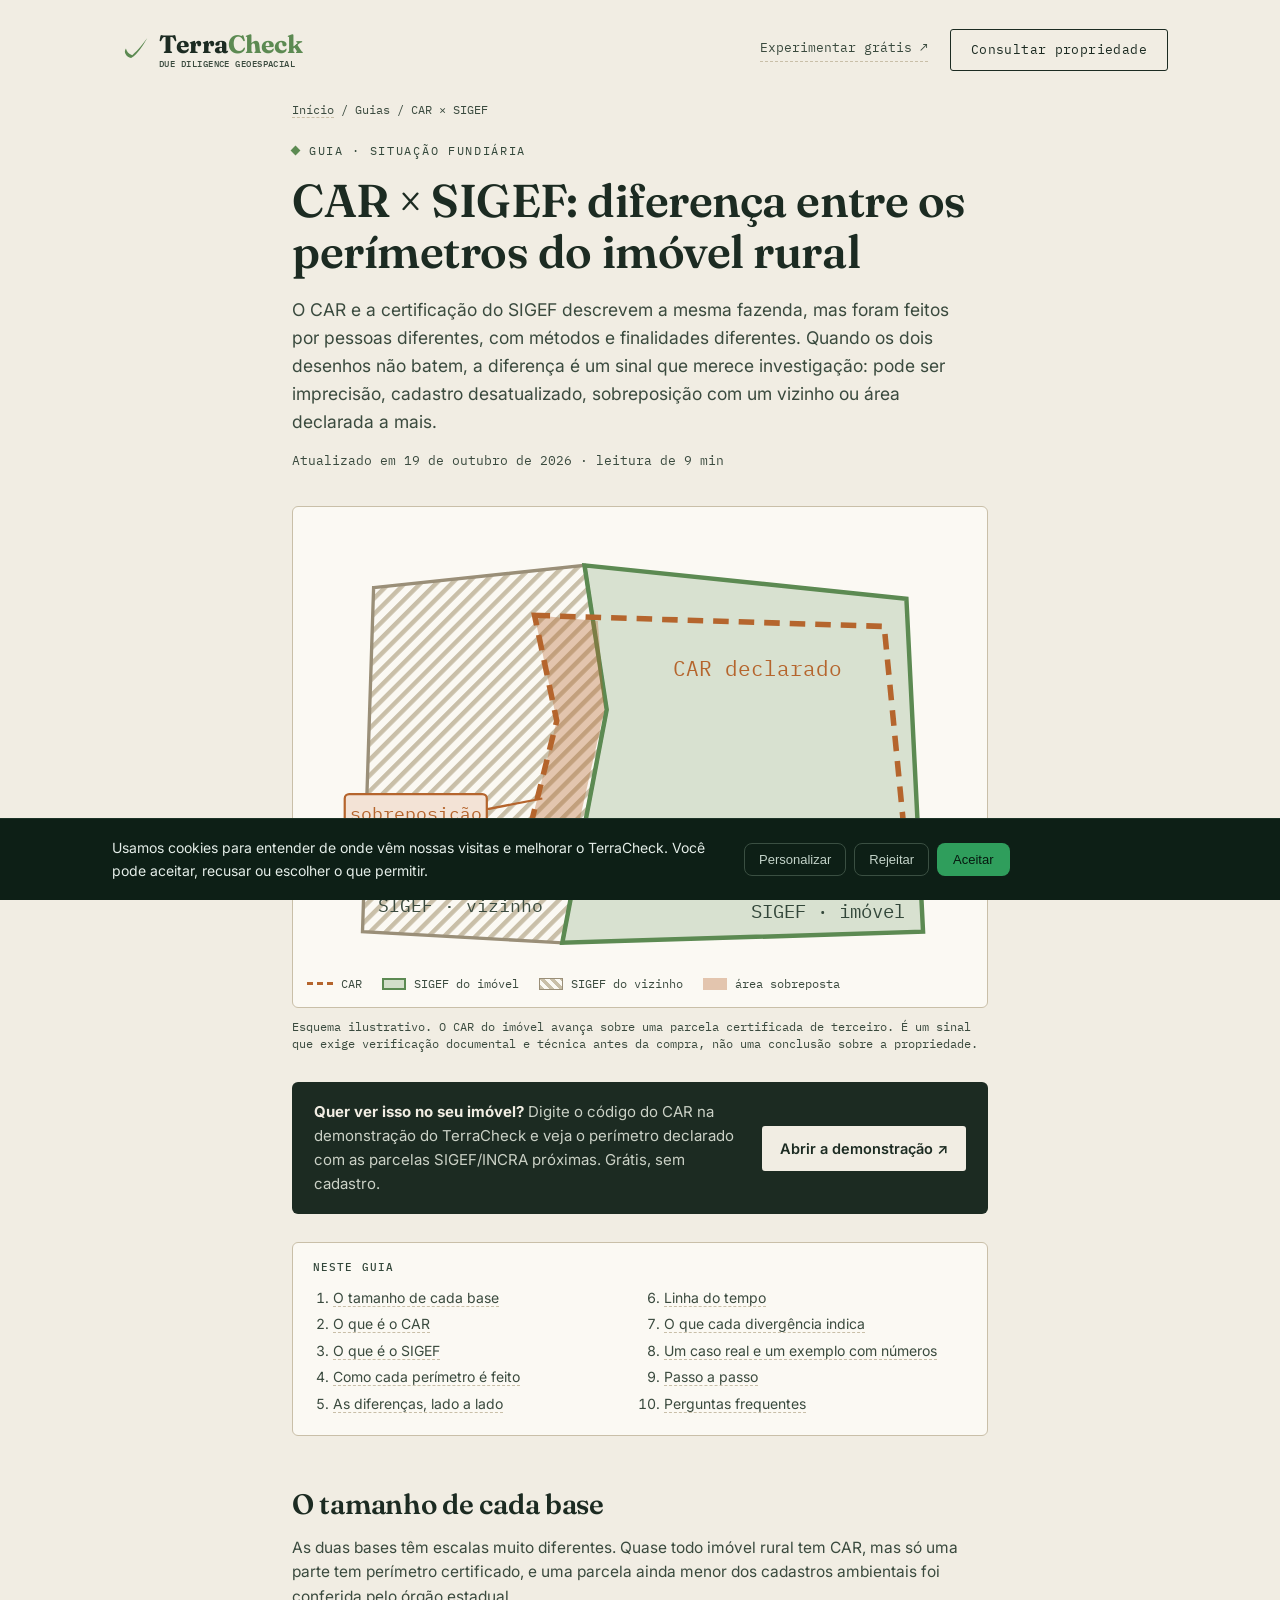
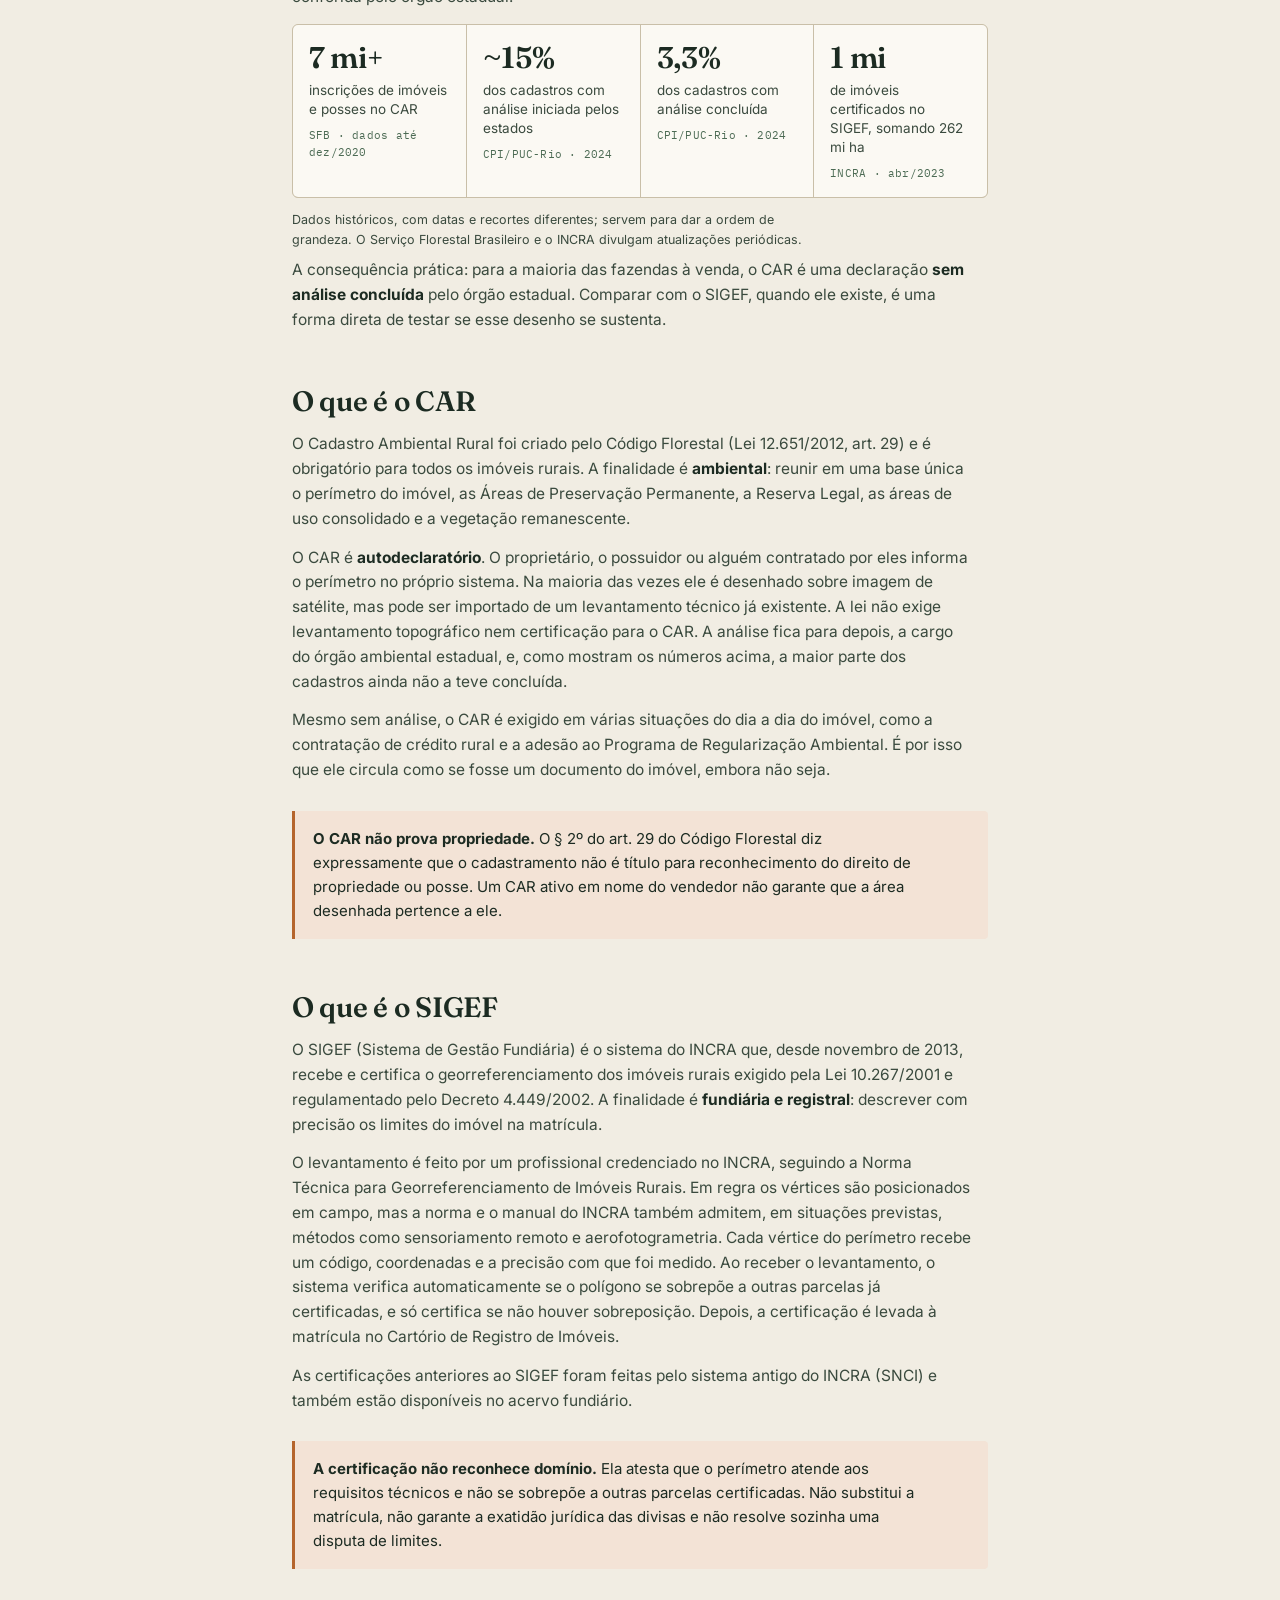
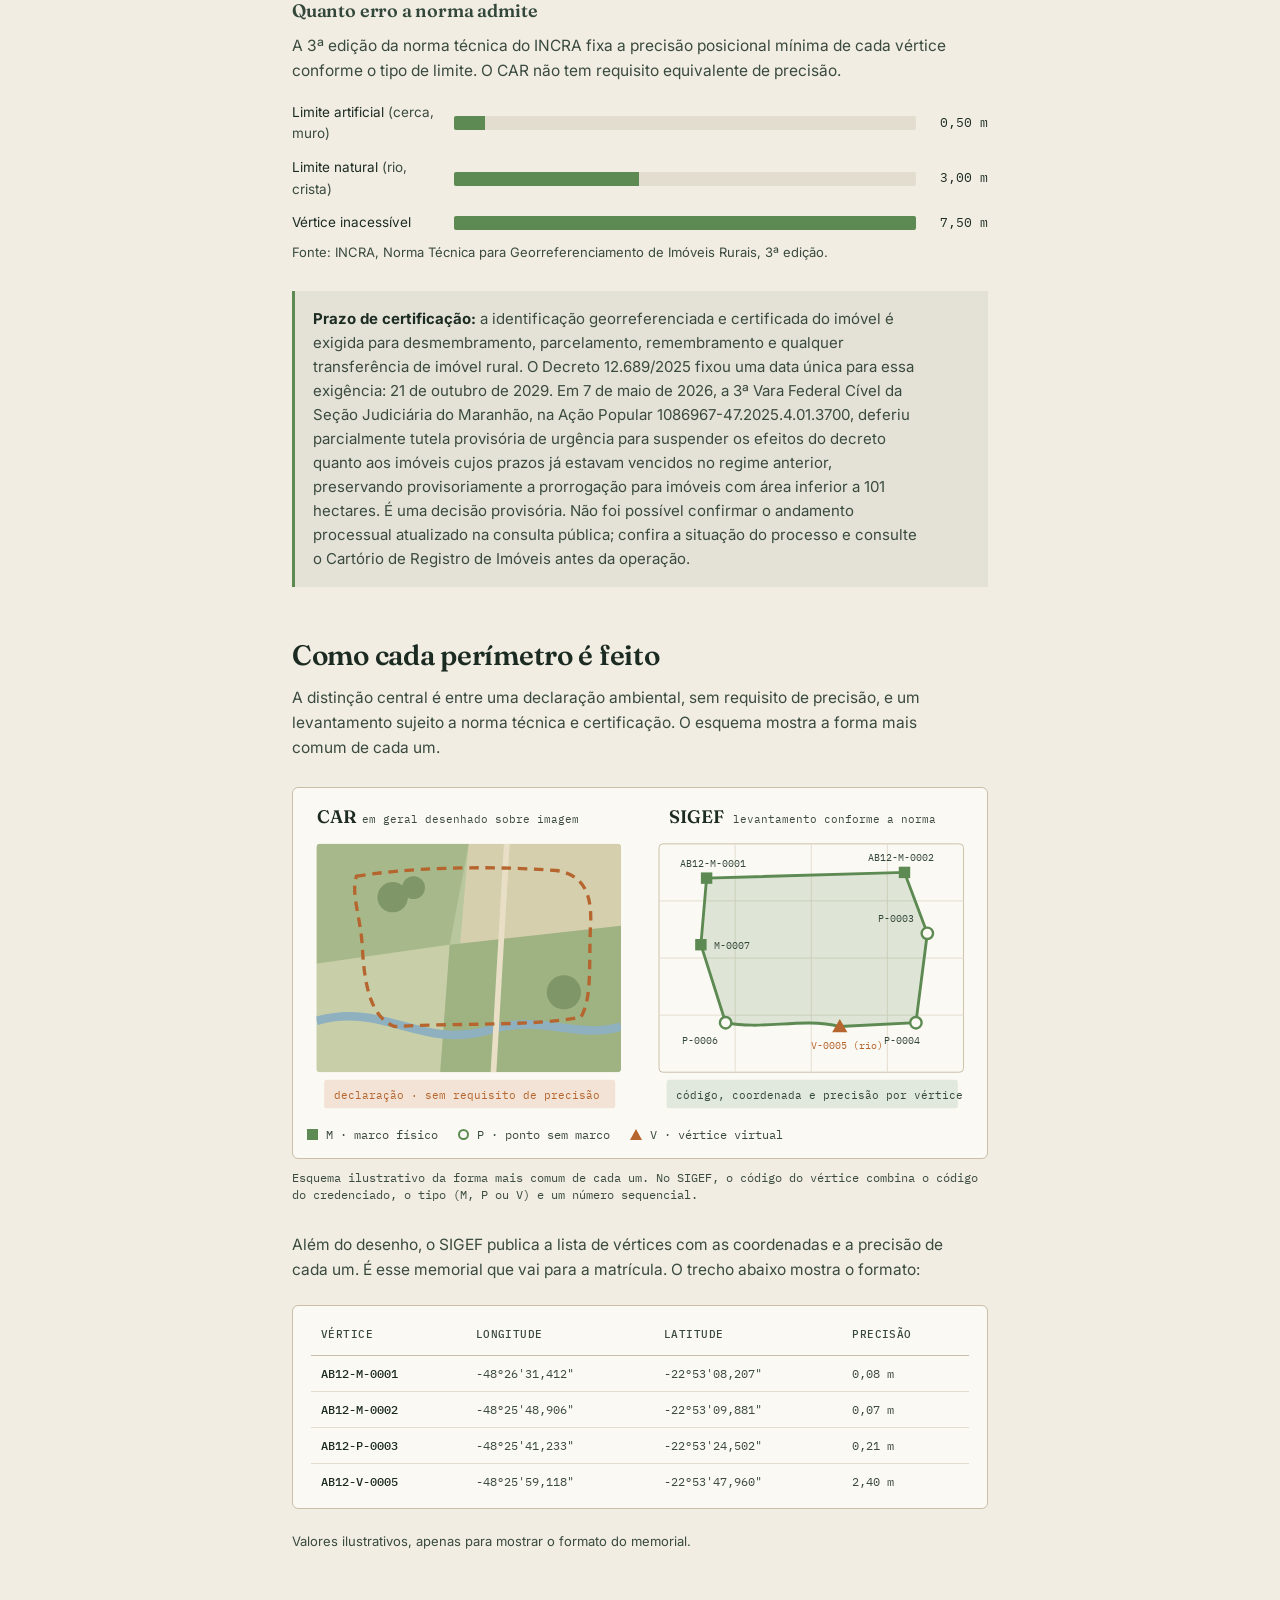
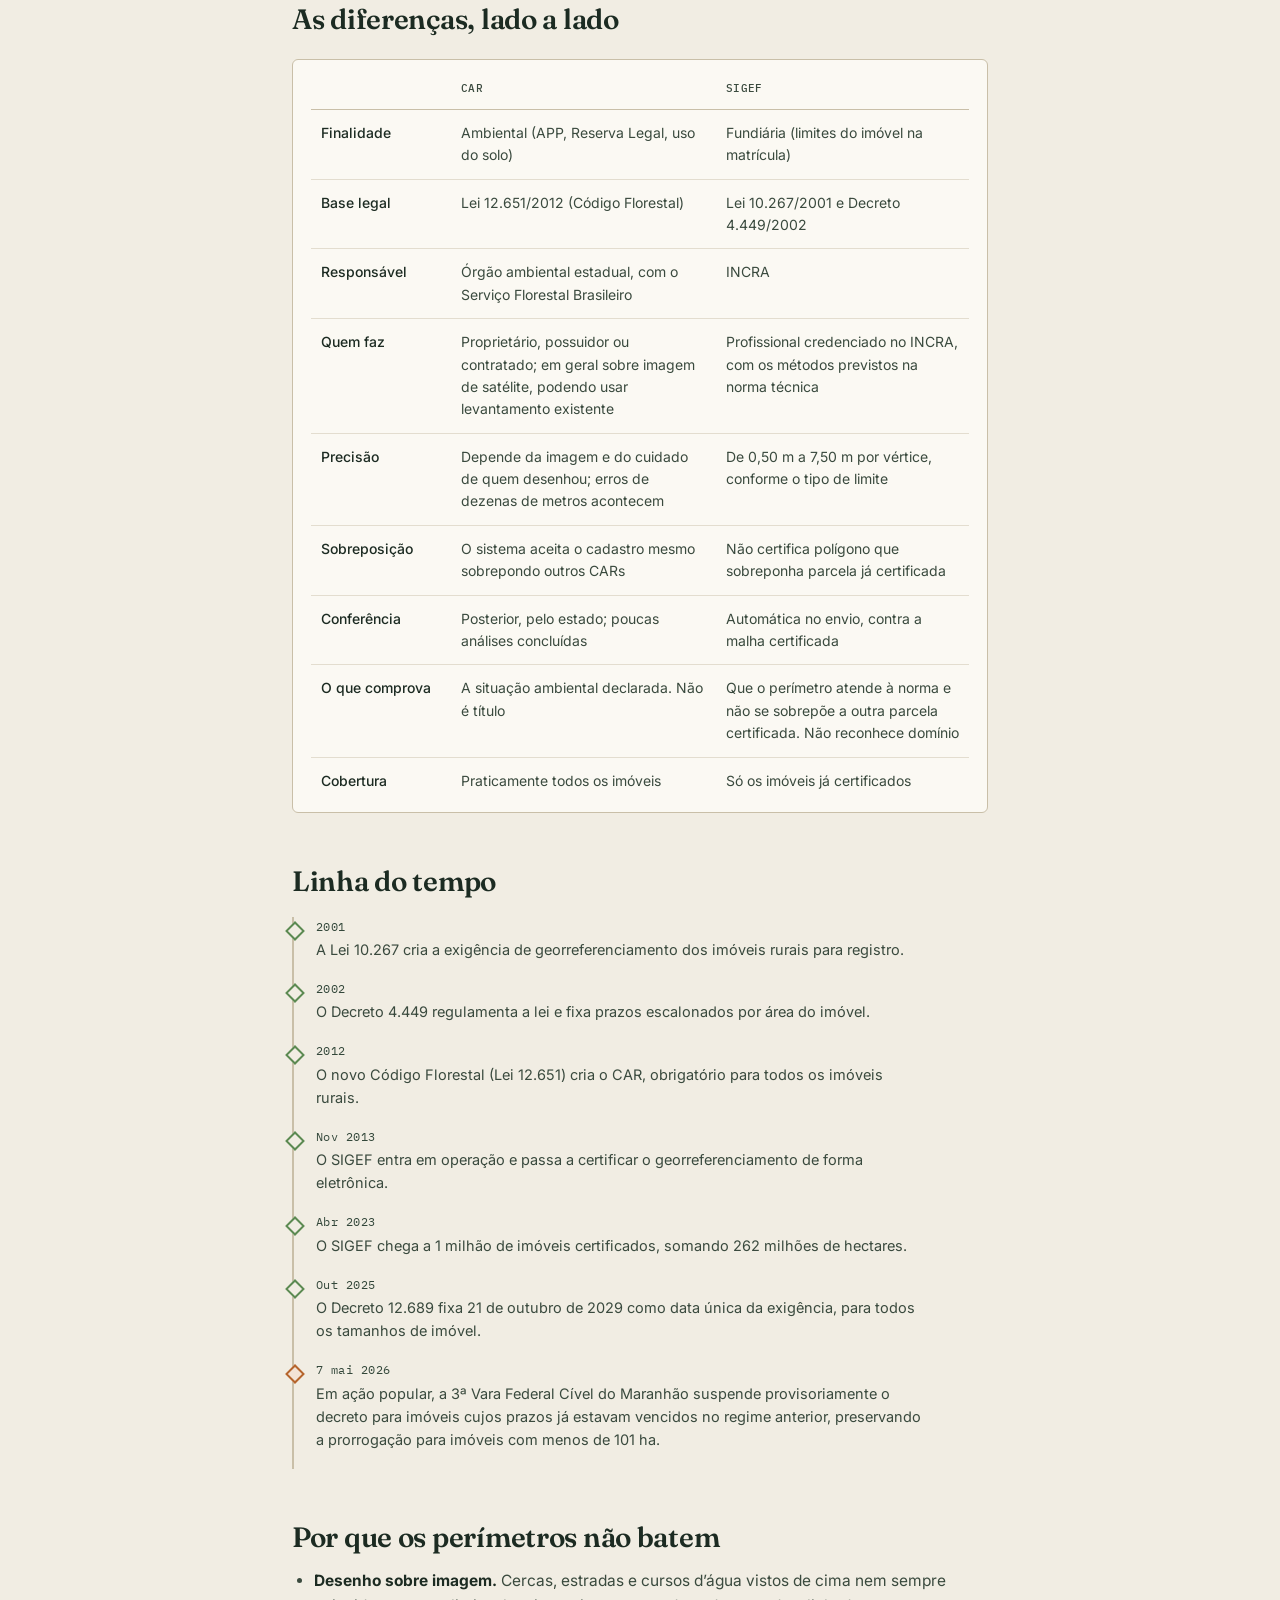
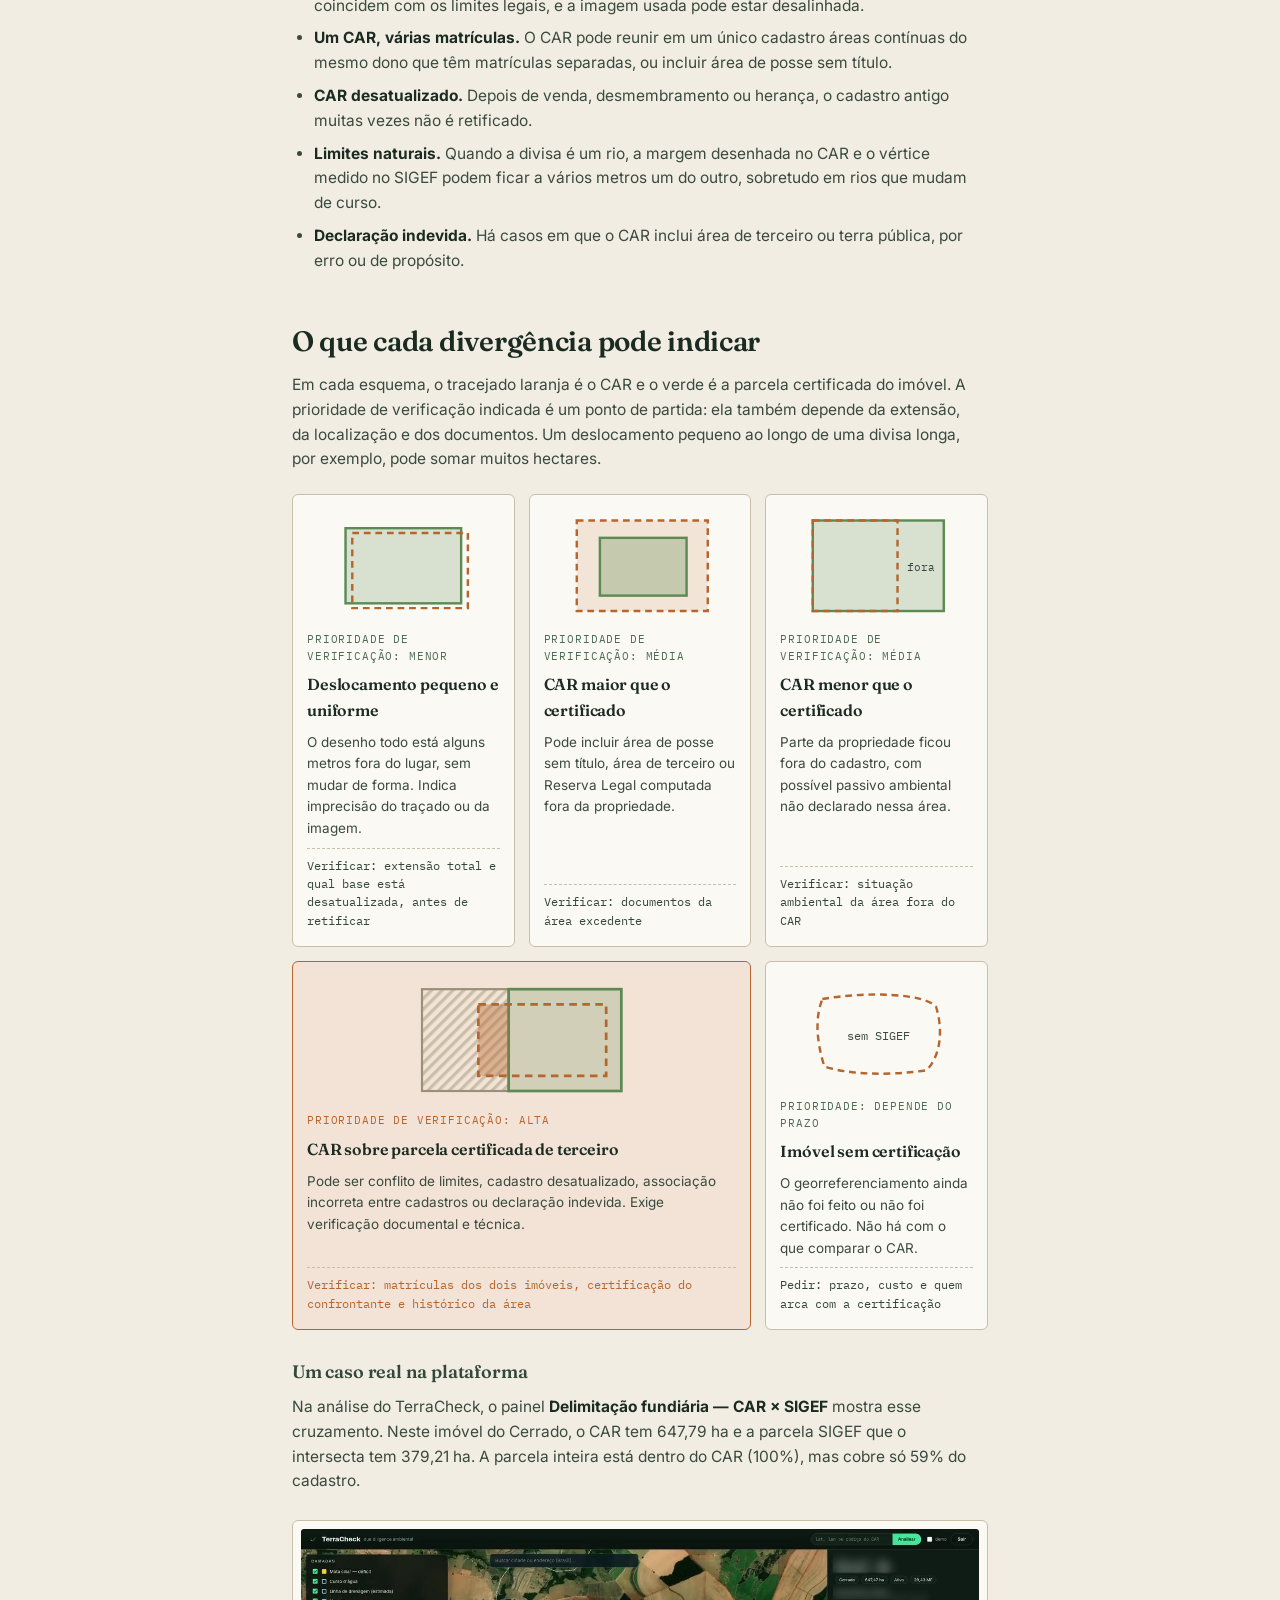
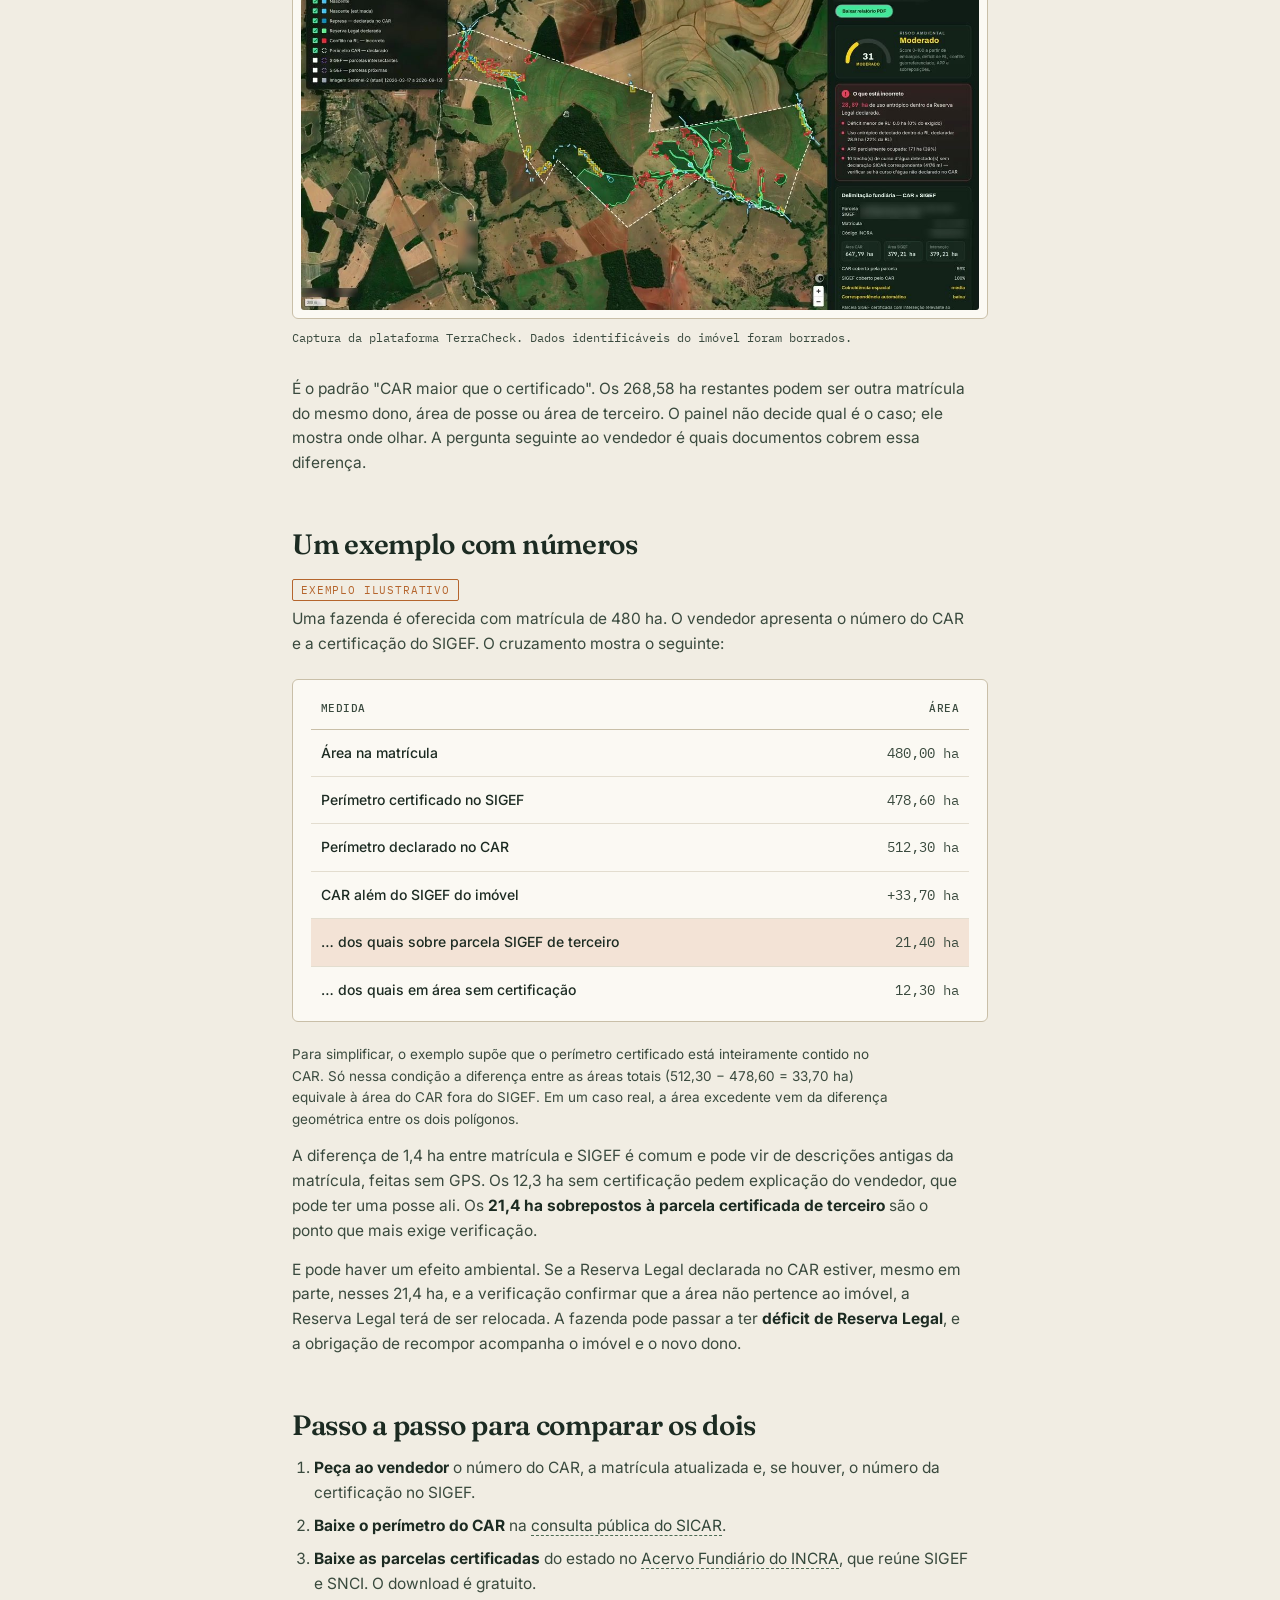
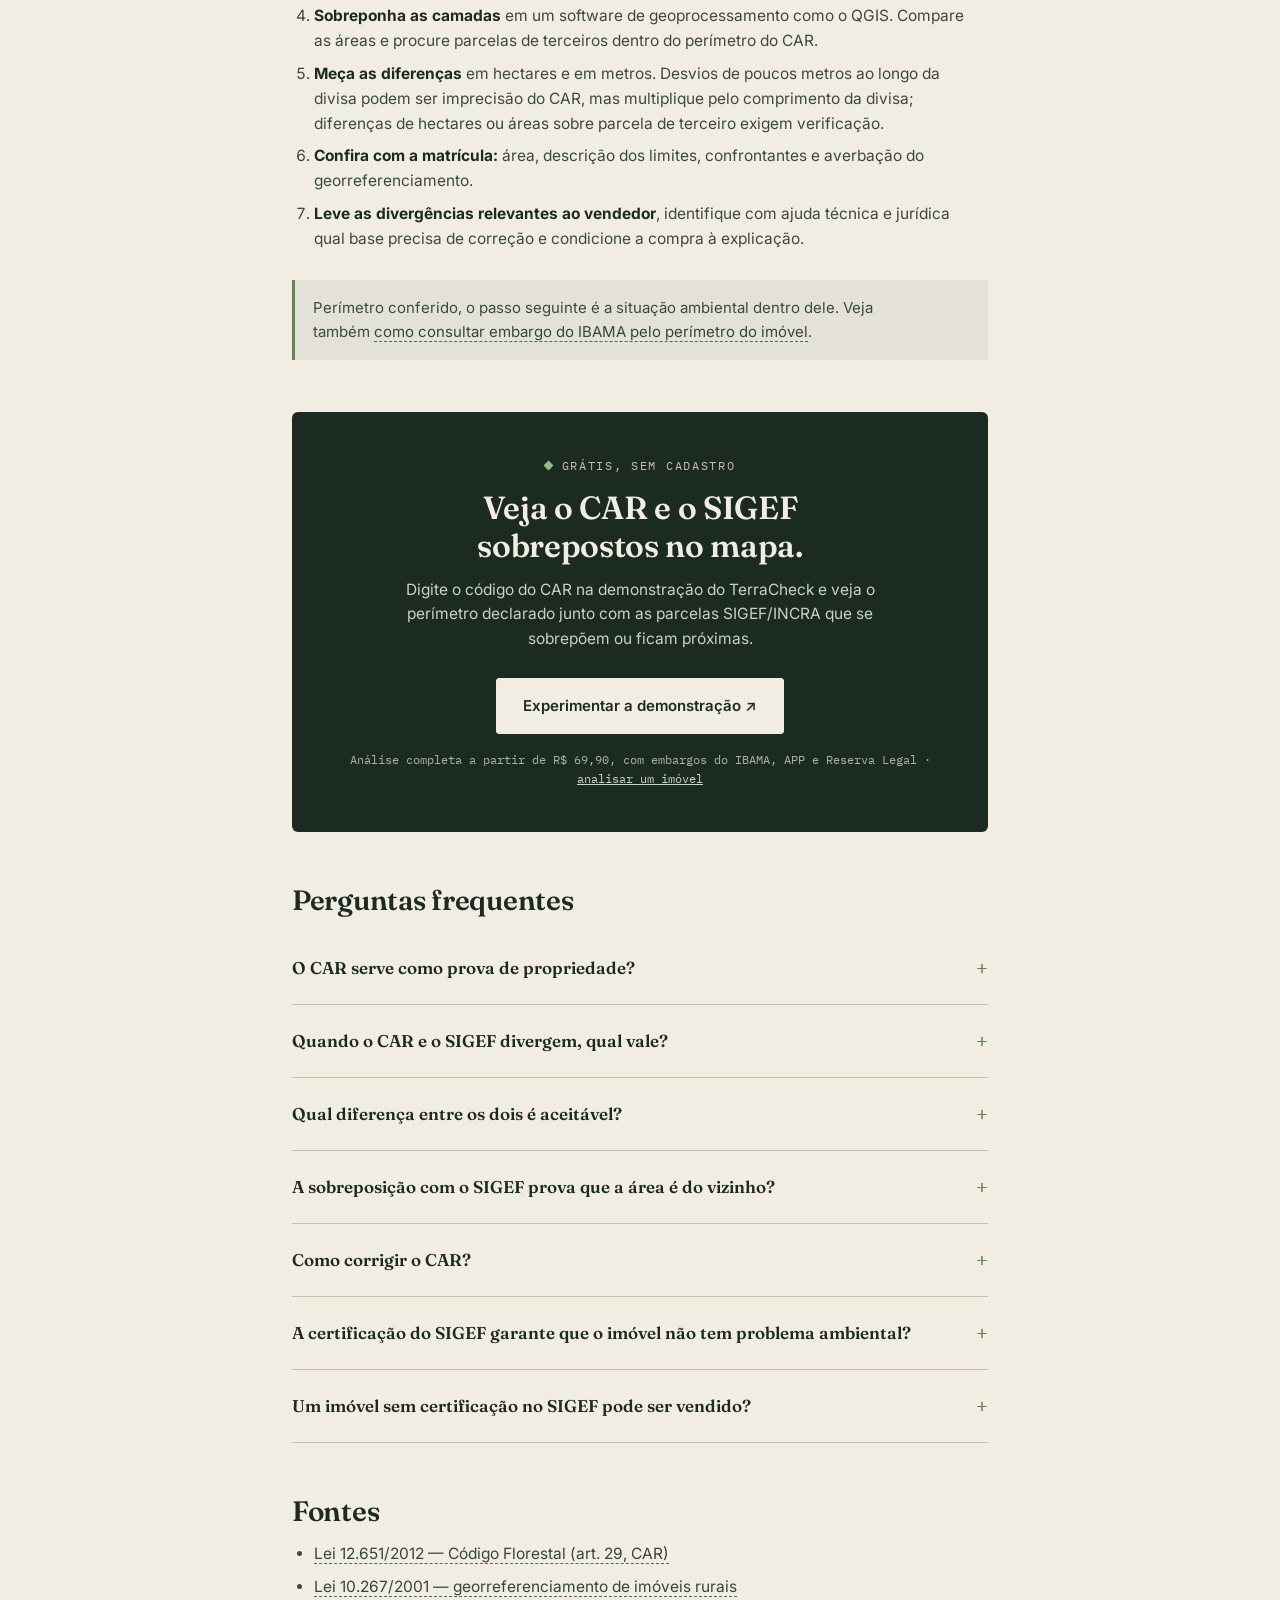
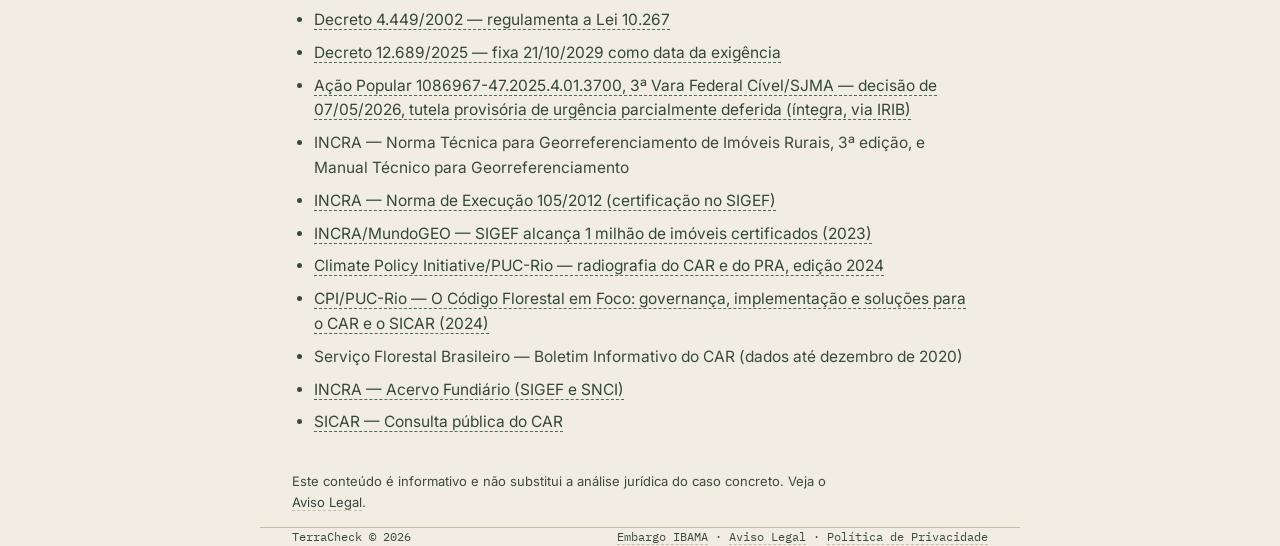
<file: diferenca-car-sigef/index.html>
<!DOCTYPE html>
<html lang="pt-BR">
<head>
<meta charset="UTF-8">
<meta name="viewport" content="width=device-width, initial-scale=1.0">
<title>CAR × SIGEF: diferença entre os perímetros do imóvel rural — TerraCheck</title>
<meta name="description" content="CAR × SIGEF: números de cada base, como cada perímetro é feito, tolerâncias do INCRA, o que cada divergência indica e um exemplo com números antes de comprar uma fazenda.">
<link rel="canonical" href="https://terracheck.com.br/diferenca-car-sigef/">
<link rel="icon" type="image/png" sizes="32x32" href="/assets/embedded/18ea41b056e23717.png">
<link rel="icon" type="image/png" sizes="192x192" href="/assets/embedded/21f987d8414cd698.png">
<link rel="apple-touch-icon" sizes="192x192" href="/assets/embedded/21f987d8414cd698.png">

<meta property="og:type" content="article">
<meta property="og:locale" content="pt_BR">
<meta property="og:site_name" content="TerraCheck">
<meta property="og:title" content="CAR × SIGEF: diferença entre os perímetros do imóvel rural">
<meta property="og:description" content="Por que o desenho do CAR e o da certificação do INCRA não batem, e o que cada divergência pode indicar antes de comprar uma fazenda.">
<meta property="og:url" content="https://terracheck.com.br/diferenca-car-sigef/">
<meta property="og:image" content="https://terracheck.com.br/assets/embedded/og-car-sigef.png">
<meta property="og:image:width" content="1200">
<meta property="og:image:height" content="627">
<meta name="twitter:card" content="summary_large_image">

<link rel="preconnect" href="https://fonts.googleapis.com">
<link rel="preconnect" href="https://fonts.gstatic.com" crossorigin>
<link href="https://fonts.googleapis.com/css2?family=Fraunces:opsz,wght@9..144,400;9..144,500;9..144,600;9..144,700&family=Inter:wght@400;500;600;700&family=IBM+Plex+Mono:wght@400;500&display=swap" rel="stylesheet">

<script type="application/ld+json">
{
  "@context": "https://schema.org",
  "@graph": [
    {
      "@type": "Article",
      "headline": "CAR × SIGEF: diferença entre os perímetros do imóvel rural",
      "description": "O que é o CAR, o que é a certificação do SIGEF/INCRA, por que os perímetros divergem e o que cada divergência pode indicar.",
      "inLanguage": "pt-BR",
      "datePublished": "2026-10-19",
      "dateModified": "2026-10-19",
      "image": "https://terracheck.com.br/assets/embedded/og-car-sigef.png",
      "author": {
        "@type": "Organization",
        "@id": "https://terracheck.com.br/#organization",
        "name": "TerraCheck"
      },
      "publisher": {
        "@id": "https://terracheck.com.br/#organization"
      },
      "mainEntityOfPage": "https://terracheck.com.br/diferenca-car-sigef/"
    },
    {
      "@type": "BreadcrumbList",
      "itemListElement": [
        {
          "@type": "ListItem",
          "position": 1,
          "name": "TerraCheck",
          "item": "https://terracheck.com.br/"
        },
        {
          "@type": "ListItem",
          "position": 2,
          "name": "CAR × SIGEF",
          "item": "https://terracheck.com.br/diferenca-car-sigef/"
        }
      ]
    },
    {
      "@type": "FAQPage",
      "mainEntity": [
        {
          "@type": "Question",
          "name": "O CAR serve como prova de propriedade?",
          "acceptedAnswer": {
            "@type": "Answer",
            "text": "Não. O próprio Código Florestal (Lei 12.651/2012, art. 29, § 2º) diz que o cadastramento no CAR não é considerado título para reconhecimento do direito de propriedade ou posse. Quem prova a propriedade é a matrícula no Cartório de Registro de Imóveis."
          }
        },
        {
          "@type": "Question",
          "name": "Quando o CAR e o SIGEF divergem, qual vale?",
          "acceptedAnswer": {
            "@type": "Answer",
            "text": "Para limites e domínio, a referência é a matrícula. Depois de averbada, a certificação do SIGEF passa a descrever o perímetro na matrícula, mas não reconhece domínio por si só. O CAR é uma declaração ambiental e deve acompanhar os limites corretos, uma vez identificados."
          }
        },
        {
          "@type": "Question",
          "name": "Qual diferença entre os dois é aceitável?",
          "acceptedAnswer": {
            "@type": "Answer",
            "text": "Não existe um percentual fixado em lei. Desvios de poucos metros ao longo da divisa podem vir da imprecisão de um desenho sobre imagem, mas numa divisa longa somam hectares. Diferenças de vários hectares, ou qualquer área do CAR sobre parcela certificada de terceiro, precisam de verificação antes da compra."
          }
        },
        {
          "@type": "Question",
          "name": "A sobreposição com o SIGEF prova que a área é do vizinho?",
          "acceptedAnswer": {
            "@type": "Answer",
            "text": "Não. Ela mostra que os dois cadastros se sobrepõem. A causa pode ser erro no CAR, cadastro desatualizado, associação incorreta entre cadastros ou um conflito real de limites. Esclarecer exige análise das matrículas e títulos e, se necessário, levantamento técnico."
          }
        },
        {
          "@type": "Question",
          "name": "Como corrigir o CAR?",
          "acceptedAnswer": {
            "@type": "Answer",
            "text": "A retificação é feita no próprio SICAR pelo proprietário ou possuidor, ou por quem ele contratar. Se o cadastro já estiver em análise pelo órgão estadual, a alteração segue o procedimento daquele estado."
          }
        },
        {
          "@type": "Question",
          "name": "A certificação do SIGEF garante que o imóvel não tem problema ambiental?",
          "acceptedAnswer": {
            "@type": "Answer",
            "text": "Não. A certificação atesta que o perímetro foi georreferenciado conforme a norma do INCRA e não se sobrepõe a outras parcelas certificadas. Embargos, déficit de Reserva Legal e APP são verificados em outras bases."
          }
        },
        {
          "@type": "Question",
          "name": "Um imóvel sem certificação no SIGEF pode ser vendido?",
          "acceptedAnswer": {
            "@type": "Answer",
            "text": "Depende do prazo aplicável ao imóvel. O Decreto 12.689/2025 fixou 21 de outubro de 2029 como data da exigência, mas em 7 de maio de 2026 uma decisão provisória da Justiça Federal no Maranhão (Ação Popular 1086967-47.2025.4.01.3700) suspendeu o decreto para imóveis cujos prazos já estavam vencidos no regime anterior, preservando a prorrogação para imóveis com área inferior a 101 hectares. Confira o andamento do processo e consulte o Cartório de Registro de Imóveis."
          }
        }
      ]
    }
  ]
}
</script>

<style>
  :root {
    --paper: #F1EDE3;
    --paper-card: #FBF9F3;
    --ink: #1C2B22;
    --ink-soft: #3A4A3E;
    --line: #C9BFA8;
    --soil: #5c8a52;
    --moss: #4C6B54;
    --moss-deep: #33473A;
    --alert-bg: #F3E3D6;
    --alert-ink: #B5652D;
    --ok-bg: #E1E8DD;
  }
  * { margin: 0; padding: 0; box-sizing: border-box; }
  body {
    background: var(--paper);
    color: var(--ink);
    font-family: 'Inter', sans-serif;
    line-height: 1.6;
    overflow-x: hidden;
  }
  a { color: inherit; }
  .wrap { max-width: 760px; margin: 0 auto; padding: 0 32px; }

  /* nav — mesmo padrão da home */
  nav {
    display: flex; align-items: center; justify-content: space-between;
    gap: 20px; padding: 28px 32px; max-width: 1120px; margin: 0 auto;
  }
  .logo { display: flex; align-items: center; gap: 3px; text-decoration: none; }
  .logo-icon { flex-shrink: 0; display: block; width: 44px; height: 44px; }
  .logo-text {
    font-family: 'Fraunces', serif; font-weight: 700; font-size: 25px;
    letter-spacing: -0.02em; display: flex; flex-direction: column; gap: 2px; line-height: 1.05;
  }
  .logo-text b { font: inherit; }
  .logo-text .brand-check { color: #5c8a52; }
  .logo-text > span {
    font-family: 'IBM Plex Mono', monospace; font-size: 9px; color: var(--ink-soft);
    font-weight: 500; letter-spacing: 0.05em;
  }
  .nav-links { display: flex; align-items: center; gap: 22px; }
  .btn-ghost {
    font-family: 'IBM Plex Mono', monospace; font-size: 13px; color: var(--ink-soft);
    text-decoration: none; border-bottom: 1px dashed var(--line); padding-bottom: 2px;
  }
  .nav-cta {
    font-family: 'IBM Plex Mono', monospace; font-size: 13px; letter-spacing: 0.03em;
    padding: 10px 20px; border: 1.5px solid var(--ink); border-radius: 3px;
    text-decoration: none; transition: background .15s ease, color .15s ease;
  }
  .nav-cta:hover { background: var(--ink); color: var(--paper); }

  /* article */
  main { padding: 20px 0 40px; }
  .crumbs {
    font-family: 'IBM Plex Mono', monospace; font-size: 12px; color: var(--ink-soft);
    margin-bottom: 22px;
  }
  .crumbs a { text-decoration: none; border-bottom: 1px dashed var(--line); }
  .eyebrow {
    font-family: 'IBM Plex Mono', monospace; font-size: 12px; letter-spacing: 0.14em;
    text-transform: uppercase; color: var(--moss-deep);
    display: flex; align-items: center; gap: 10px;
  }
  .eyebrow::before {
    content: ''; width: 7px; height: 7px; background: var(--soil);
    display: inline-block; transform: rotate(45deg);
  }
  h1, h2, h3 { font-family: 'Fraunces', serif; font-weight: 600; letter-spacing: -0.01em; }
  h1 { font-size: clamp(32px, 5vw, 46px); line-height: 1.1; margin: 16px 0 18px; }
  .lede { font-size: 17.5px; color: var(--ink-soft); max-width: 60ch; margin-bottom: 14px; }
  .updated {
    font-family: 'IBM Plex Mono', monospace; font-size: 12.5px; color: var(--ink-soft);
    margin-bottom: 36px;
  }
  h2 { font-size: clamp(22px, 3vw, 28px); line-height: 1.2; margin: 52px 0 14px; color: var(--ink); }
  h3 { font-size: 18px; font-weight: 600; margin: 28px 0 8px; color: var(--moss-deep); }
  article p a, article li a { color: var(--moss-deep); text-decoration: none; border-bottom: 1px dashed var(--moss); }
  p { font-size: 15.5px; color: var(--ink-soft); margin-bottom: 14px; max-width: 68ch; }
  ul, ol { margin: 8px 0 16px 22px; }
  li { font-size: 15.5px; color: var(--ink-soft); margin-bottom: 8px; max-width: 66ch; }
  strong { color: var(--ink); }

  .callout {
    margin: 28px 0; padding: 16px 18px;
    border-left: 3px solid var(--alert-ink); background: var(--alert-bg);
    border-radius: 0 4px 4px 0;
  }
  .callout p { margin: 0; color: var(--ink); font-size: 15px; }
  .note {
    margin: 28px 0; padding: 16px 18px;
    border-left: 3px solid var(--soil); background: rgba(76, 107, 84, 0.08);
  }
  .note p { margin: 0; font-size: 15px; }

  .table-card {
    background: var(--paper-card); border: 1px solid var(--line); border-radius: 6px;
    padding: 8px 18px; margin: 22px 0; overflow-x: auto;
  }
  table { width: 100%; border-collapse: collapse; font-size: 14px; }
  th {
    font-family: 'IBM Plex Mono', monospace; font-size: 10.5px; letter-spacing: .04em;
    text-transform: uppercase; color: var(--ink-soft); font-weight: 500;
    text-align: left; padding: 12px 10px; border-bottom: 1px solid var(--line);
  }
  td { padding: 12px 10px; border-bottom: 1px solid #E3DDCF; vertical-align: top; color: var(--ink-soft); min-width: 140px; }
  td:first-child { color: var(--ink); font-weight: 500; }
  tbody tr:last-child td { border-bottom: none; }
  tbody tr.best td { background: var(--ok-bg); }
  tbody tr.warn td { background: var(--alert-bg); }

  .cta-band {
    background: var(--ink); color: var(--paper); border-radius: 6px;
    padding: 44px 36px; margin: 52px 0; text-align: center;
  }
  .cta-band .eyebrow { color: #C9BFA8; justify-content: center; }
  .cta-band .eyebrow::before { background: #8fbf83; }
  .cta-band h2 { color: var(--paper); margin: 14px auto 12px; font-size: clamp(24px, 3.4vw, 32px); max-width: 20ch; }
  .cta-band p { color: #CBD1C6; margin: 0 auto 26px; max-width: 50ch; }
  .btn-invert {
    display: inline-block; background: var(--paper); color: var(--ink);
    font-weight: 600; font-size: 15px; padding: 15px 26px; border-radius: 3px;
    text-decoration: none; border: 1.5px solid var(--paper);
    transition: transform .15s ease, background .15s ease;
  }
  .btn-invert:hover { background: transparent; color: var(--paper); transform: translateY(-1px); }
  .cta-band .sub { display: block; margin-top: 16px; font-family: 'IBM Plex Mono', monospace; font-size: 12px; color: #A9B5A0; }
  .cta-band .sub a { color: #CBD1C6; }

  .faq-item { border-bottom: 1px solid var(--line); padding: 20px 0; }
  .faq-item summary {
    cursor: pointer; font-family: 'Fraunces', serif; font-weight: 600; font-size: 17px;
    color: var(--ink); list-style: none; display: flex; justify-content: space-between;
    align-items: center; gap: 20px;
  }
  .faq-item summary::-webkit-details-marker { display: none; }
  .faq-item summary::after {
    content: '+'; font-family: 'IBM Plex Mono', monospace; font-size: 20px; font-weight: 400;
    color: var(--soil); flex-shrink: 0; transition: transform .15s ease;
  }
  .faq-item[open] summary::after { transform: rotate(45deg); }
  .faq-item p { margin-top: 12px; font-size: 14.5px; }

  .disclaimer { font-size: 13px; margin-top: 36px; }
  .disclaimer a { border-bottom: 1px dashed var(--line); text-decoration: none; }

  footer {
    border-top: 1px solid var(--line); padding: 30px 0 40px; margin-top: 40px;
    font-family: 'IBM Plex Mono', monospace; font-size: 11.5px; color: var(--ink-soft);
    display: flex; justify-content: space-between; flex-wrap: wrap; gap: 10px;
  }
  footer a { text-decoration: none; border-bottom: 1px dashed var(--line); }

  :focus-visible { outline: 2px solid var(--soil); outline-offset: 2px; }

  @media (max-width: 520px) {
    nav { flex-wrap: wrap; padding: 20px; gap: 16px; }
    .nav-links { width: 100%; justify-content: space-between; gap: 10px; }
    .nav-cta { padding: 9px 12px; font-size: 11px; }
    .btn-ghost { font-size: 11px; }
    .wrap { padding: 0 20px; }
    .cta-band { padding: 34px 20px; }
  }
  @media (prefers-reduced-motion: reduce) { * { transition: none !important; } }

  /* v2: números, figuras, linha do tempo */
  .stats {
    display: grid; grid-template-columns: repeat(auto-fit, minmax(150px, 1fr));
    gap: 1px; background: var(--line); border: 1px solid var(--line); border-radius: 6px;
    overflow: hidden; margin: 8px 0 12px;
  }
  .stat { background: var(--paper-card); padding: 18px 16px 16px; min-width: 0; }
  .stat b {
    display: block; font-family: 'Fraunces', serif; font-weight: 600; font-size: 30px;
    line-height: 1; color: var(--ink); letter-spacing: -0.01em; font-variant-numeric: tabular-nums;
  }
  .stat span { display: block; font-size: 13.5px; color: var(--ink-soft); margin-top: 8px; line-height: 1.4; }
  .stat small {
    display: block; font-family: 'IBM Plex Mono', monospace; font-size: 10.5px;
    color: var(--moss); margin-top: 8px; letter-spacing: .02em;
  }
  .stats-note { font-size: 12.5px; color: var(--ink-soft); margin-bottom: 8px; }

  figure { margin: 26px 0 30px; }
  figure .frame {
    background: var(--paper-card); border: 1px solid var(--line); border-radius: 6px;
    padding: 14px; overflow-x: auto;
  }
  figure svg { display: block; width: 100%; height: auto; min-width: 520px; }
  figcaption {
    font-family: 'IBM Plex Mono', monospace; font-size: 11.5px; color: var(--ink-soft);
    margin-top: 10px; line-height: 1.5;
  }
  .legend { display: flex; flex-wrap: wrap; gap: 8px 20px; margin-top: 10px;
    font-family: 'IBM Plex Mono', monospace; font-size: 11.5px; color: var(--ink-soft); }
  .legend span { display: inline-flex; align-items: center; gap: 8px; }
  .k-car { width: 26px; border-top: 3px dashed #B5652D; display: inline-block; }
  .k-sig { width: 24px; height: 12px; background: rgba(92,138,82,.25); border: 2px solid #5c8a52; display: inline-block; }
  .k-viz { width: 24px; height: 12px; border: 1.5px solid #9a8f78; display: inline-block;
    background: repeating-linear-gradient(45deg, #C9BFA8 0 3px, transparent 3px 7px); }
  .k-ovl { width: 24px; height: 12px; background: rgba(181,101,45,.35); display: inline-block; }

  .coords { font-family: 'IBM Plex Mono', monospace; font-size: 12px; }
  .coords td { min-width: 0; padding: 8px 10px; font-variant-numeric: tabular-nums; white-space: nowrap; }

  .div-grid { display: grid; grid-template-columns: repeat(auto-fit, minmax(210px, 1fr)); gap: 14px; margin: 22px 0; }
  .div-card {
    background: var(--paper-card); border: 1px solid var(--line); border-radius: 6px;
    padding: 12px 14px 16px; min-width: 0; display: flex; flex-direction: column; gap: 8px;
  }
  .div-card.grave { border-color: var(--alert-ink); background: var(--alert-bg); }
  .div-card svg { width: 100%; height: auto; max-height: 130px; display: block; }
  @media (min-width: 720px) { .div-grid { grid-template-columns: repeat(3, minmax(0, 1fr)); } .div-card.grave { grid-column: span 2; } }
  .div-card h3 { margin: 0; font-size: 16px; color: var(--ink); }
  .div-card p { font-size: 13.5px; margin: 0; }
  .div-card .ask { font-family: 'IBM Plex Mono', monospace; font-size: 11.5px; color: var(--moss-deep); border-top: 1px dashed var(--line); padding-top: 8px; margin-top: auto; }
  .div-card.grave .ask { color: var(--alert-ink); }
  .sev { font-family: 'IBM Plex Mono', monospace; font-size: 10.5px; letter-spacing: .08em; text-transform: uppercase; color: var(--moss); }
  .grave .sev { color: var(--alert-ink); }

  .bars { display: grid; gap: 12px; margin: 18px 0 8px; }
  .bar-row { display: grid; grid-template-columns: 150px 1fr 60px; gap: 12px; align-items: center; }
  .bar-row .lbl { font-size: 13.5px; color: var(--ink); }
  .bar-row .track { height: 14px; background: #E3DDCF; border-radius: 2px; overflow: hidden; }
  .bar-row .fill { height: 100%; background: var(--soil); }
  .bar-row .val { font-family: 'IBM Plex Mono', monospace; font-size: 13px; text-align: right; font-variant-numeric: tabular-nums; }

  .timeline { list-style: none; margin: 18px 0 8px; padding: 0; border-left: 2px solid var(--line); }
  .timeline li { position: relative; padding: 0 0 18px 22px; margin: 0; max-width: none; }
  .timeline li::before {
    content: ''; position: absolute; left: -6px; top: 7px; width: 10px; height: 10px;
    background: var(--paper); border: 2px solid var(--soil); transform: rotate(45deg);
  }
  .timeline li.hot::before { border-color: var(--alert-ink); background: var(--alert-bg); }
  .timeline time { display: block; font-family: 'IBM Plex Mono', monospace; font-size: 12px; color: var(--moss-deep); letter-spacing: .04em; }
  .timeline li p { margin: 2px 0 0; font-size: 14.5px; }

  .example .table-card th:last-child { text-align: right; }
  .example .table-card td:last-child { text-align: right; font-family: 'IBM Plex Mono', monospace; font-variant-numeric: tabular-nums; white-space: nowrap; }
  .tag-ex { display: inline-block; font-family: 'IBM Plex Mono', monospace; font-size: 10.5px; letter-spacing: .08em; text-transform: uppercase; color: var(--alert-ink); border: 1px solid var(--alert-ink); padding: 2px 8px; border-radius: 2px; margin-bottom: 6px; }

  .cta-inline { display: flex; flex-wrap: wrap; align-items: center; justify-content: space-between; gap: 14px 24px; background: var(--ink); color: var(--paper); border-radius: 6px; padding: 18px 22px; margin: 0 0 28px; }
  .cta-inline p { color: #CBD1C6; margin: 0; font-size: 15px; flex: 1 1 320px; min-width: 0; }
  .cta-inline p strong { color: var(--paper); }
  .cta-inline a { flex: 0 0 auto; background: var(--paper); color: var(--ink); font-weight: 600; font-size: 14.5px; padding: 11px 18px; border-radius: 3px; text-decoration: none; }
  .toc { background: var(--paper-card); border: 1px solid var(--line); border-radius: 6px; padding: 16px 20px; margin: 0 0 8px; }
  .toc b { display: block; font-family: 'IBM Plex Mono', monospace; font-size: 11px; letter-spacing: .1em; text-transform: uppercase; color: var(--moss-deep); font-weight: 500; }
  .toc ol { margin: 10px 0 0 20px; columns: 2; column-gap: 28px; }
  .toc li { font-size: 14px; margin-bottom: 4px; break-inside: avoid; }
  .toc a { text-decoration: none; border-bottom: 1px dashed var(--line); color: var(--ink-soft); }
  h2[id] { scroll-margin-top: 16px; }

  @media (max-width: 560px) {
    .toc ol { columns: 1; }
    .bar-row { grid-template-columns: 1fr 52px; }
    .bar-row .lbl { grid-column: 1 / -1; }
    .stat b { font-size: 26px; }
  }
</style>
</head>
<body>

<nav>
  <a class="logo" href="/">
    <svg class="logo-icon" viewBox="0 0 300 300" width="44" height="44" xmlns="http://www.w3.org/2000/svg" aria-hidden="true"><path d="M95,140 C75,165 100,200 130,205 C175,180 210,120 240,70 C215,100 180,150 138,185 C112,178 100,160 95,140 Z" fill="#5c8a52"/></svg>
    <span class="logo-text"><b>Terra<span class="brand-check">Check</span></b><span>DUE DILIGENCE GEOESPACIAL</span></span>
  </a>
  <div class="nav-links">
    <a class="btn-ghost" href="https://demo.terracheck.com.br">Experimentar grátis ↗</a>
    <a class="nav-cta" href="https://app.terracheck.com.br/registrar">Consultar propriedade</a>
  </div>
</nav>

<main class="wrap">
  <div class="crumbs"><a href="/">Início</a> / Guias / CAR × SIGEF</div>

  <article>
    <div class="eyebrow">Guia · Situação fundiária</div>
    <h1>CAR × SIGEF: diferença entre os perímetros do imóvel rural</h1>
    <p class="lede">O CAR e a certificação do SIGEF descrevem a mesma fazenda, mas foram feitos por pessoas diferentes, com métodos e finalidades diferentes. Quando os dois desenhos não batem, a diferença é um sinal que merece investigação: pode ser imprecisão, cadastro desatualizado, sobreposição com um vizinho ou área declarada a mais.</p>
    <div class="updated">Atualizado em 19 de outubro de 2026 · leitura de 9 min</div>

    <figure>
      <div class="frame">
        <svg viewBox="0 0 600 400" role="img" aria-labelledby="f1t f1d" style="min-width:0">
          <title id="f1t">CAR sobrepondo a parcela certificada de um terceiro</title>
          <desc id="f1d">Esquema com duas parcelas certificadas no SIGEF, a do imóvel e a do vizinho, e o perímetro do CAR, tracejado, avançando sobre a parcela vizinha.</desc>
          <defs><pattern id="h0" width="10" height="10" patternUnits="userSpaceOnUse" patternTransform="rotate(45)"><rect width="4" height="10" fill="#C9BFA8"/></pattern></defs>
          <path d="M60,60 L250,40 L270,170 L230,380 L50,370 Z" fill="url(#h0)" stroke="#9a8f78" stroke-width="3"/>
          <text x="64" y="352" font-family="IBM Plex Mono, monospace" font-size="16" fill="#3A4A3E">SIGEF · vizinho</text>
          <path d="M250,40 L540,70 L555,370 L230,380 L270,170 Z" fill="rgba(92,138,82,.22)" stroke="#5c8a52" stroke-width="4"/>
          <text x="400" y="358" font-family="IBM Plex Mono, monospace" font-size="17" fill="#33473A">SIGEF · imóvel</text>
          <path d="M205,85 L520,95 L540,300 L190,320 L225,180 Z" fill="none" stroke="#B5652D" stroke-width="5" stroke-dasharray="14 9"/>
          <path d="M205,85 L262,90 L268,170 L232,330 L190,320 L225,180 Z" fill="rgba(181,101,45,.35)"/>
          <text x="330" y="140" font-family="IBM Plex Mono, monospace" font-size="19" fill="#B5652D">CAR declarado</text>
          <line x1="212" y1="250" x2="150" y2="262" stroke="#B5652D" stroke-width="2"/>
          <rect x="34" y="246" width="128" height="34" rx="4" fill="#F3E3D6" stroke="#B5652D" stroke-width="2"/>
          <text x="98" y="269" text-anchor="middle" font-family="IBM Plex Mono, monospace" font-size="16" fill="#B5652D">sobreposição</text>
        </svg>
        <div class="legend"><span><i class="k-car"></i>CAR</span><span><i class="k-sig"></i>SIGEF do imóvel</span><span><i class="k-viz"></i>SIGEF do vizinho</span><span><i class="k-ovl"></i>área sobreposta</span></div>
      </div>
      <figcaption>Esquema ilustrativo. O CAR do imóvel avança sobre uma parcela certificada de terceiro. É um sinal que exige verificação documental e técnica antes da compra, não uma conclusão sobre a propriedade.</figcaption>
    </figure>

    <div class="cta-inline">
      <p><strong>Quer ver isso no seu imóvel?</strong> Digite o código do CAR na demonstração do TerraCheck e veja o perímetro declarado com as parcelas SIGEF/INCRA próximas. Grátis, sem cadastro.</p>
      <a href="https://demo.terracheck.com.br">Abrir a demonstração ↗</a>
    </div>

    <div class="toc" role="navigation" aria-label="Neste guia">
      <b>Neste guia</b>
      <ol>
        <li><a href="#numeros">O tamanho de cada base</a></li>
        <li><a href="#car">O que é o CAR</a></li>
        <li><a href="#sigef">O que é o SIGEF</a></li>
        <li><a href="#como">Como cada perímetro é feito</a></li>
        <li><a href="#diferencas">As diferenças, lado a lado</a></li>
        <li><a href="#linha">Linha do tempo</a></li>
        <li><a href="#divergencias">O que cada divergência indica</a></li>
        <li><a href="#caso-real">Um caso real e um exemplo com números</a></li>
        <li><a href="#passo">Passo a passo</a></li>
        <li><a href="#faq">Perguntas frequentes</a></li>
      </ol>
    </div>

    <h2 id="numeros">O tamanho de cada base</h2>
    <p>As duas bases têm escalas muito diferentes. Quase todo imóvel rural tem CAR, mas só uma parte tem perímetro certificado, e uma parcela ainda menor dos cadastros ambientais foi conferida pelo órgão estadual.</p>
    <div class="stats">
      <div class="stat"><b>7 mi+</b><span>inscrições de imóveis e posses no CAR</span><small>SFB · dados até dez/2020</small></div>
      <div class="stat"><b>~15%</b><span>dos cadastros com análise iniciada pelos estados</span><small>CPI/PUC-Rio · 2024</small></div>
      <div class="stat"><b>3,3%</b><span>dos cadastros com análise concluída</span><small>CPI/PUC-Rio · 2024</small></div>
      <div class="stat"><b>1 mi</b><span>de imóveis certificados no SIGEF, somando 262 mi ha</span><small>INCRA · abr/2023</small></div>
    </div>
    <p class="stats-note">Dados históricos, com datas e recortes diferentes; servem para dar a ordem de grandeza. O Serviço Florestal Brasileiro e o INCRA divulgam atualizações periódicas.</p>
    <p>A consequência prática: para a maioria das fazendas à venda, o CAR é uma declaração <strong>sem análise concluída</strong> pelo órgão estadual. Comparar com o SIGEF, quando ele existe, é uma forma direta de testar se esse desenho se sustenta.</p>

    <h2 id="car">O que é o CAR</h2>
    <p>O Cadastro Ambiental Rural foi criado pelo Código Florestal (Lei 12.651/2012, art. 29) e é obrigatório para todos os imóveis rurais. A finalidade é <strong>ambiental</strong>: reunir em uma base única o perímetro do imóvel, as Áreas de Preservação Permanente, a Reserva Legal, as áreas de uso consolidado e a vegetação remanescente.</p>
    <p>O CAR é <strong>autodeclaratório</strong>. O proprietário, o possuidor ou alguém contratado por eles informa o perímetro no próprio sistema. Na maioria das vezes ele é desenhado sobre imagem de satélite, mas pode ser importado de um levantamento técnico já existente. A lei não exige levantamento topográfico nem certificação para o CAR. A análise fica para depois, a cargo do órgão ambiental estadual, e, como mostram os números acima, a maior parte dos cadastros ainda não a teve concluída.</p>
    <p>Mesmo sem análise, o CAR é exigido em várias situações do dia a dia do imóvel, como a contratação de crédito rural e a adesão ao Programa de Regularização Ambiental. É por isso que ele circula como se fosse um documento do imóvel, embora não seja.</p>

    <div class="callout">
      <p><strong>O CAR não prova propriedade.</strong> O § 2º do art. 29 do Código Florestal diz expressamente que o cadastramento não é título para reconhecimento do direito de propriedade ou posse. Um CAR ativo em nome do vendedor não garante que a área desenhada pertence a ele.</p>
    </div>

    <h2 id="sigef">O que é o SIGEF</h2>
    <p>O SIGEF (Sistema de Gestão Fundiária) é o sistema do INCRA que, desde novembro de 2013, recebe e certifica o georreferenciamento dos imóveis rurais exigido pela Lei 10.267/2001 e regulamentado pelo Decreto 4.449/2002. A finalidade é <strong>fundiária e registral</strong>: descrever com precisão os limites do imóvel na matrícula.</p>
    <p>O levantamento é feito por um profissional credenciado no INCRA, seguindo a Norma Técnica para Georreferenciamento de Imóveis Rurais. Em regra os vértices são posicionados em campo, mas a norma e o manual do INCRA também admitem, em situações previstas, métodos como sensoriamento remoto e aerofotogrametria. Cada vértice do perímetro recebe um código, coordenadas e a precisão com que foi medido. Ao receber o levantamento, o sistema verifica automaticamente se o polígono se sobrepõe a outras parcelas já certificadas, e só certifica se não houver sobreposição. Depois, a certificação é levada à matrícula no Cartório de Registro de Imóveis.</p>
    <p>As certificações anteriores ao SIGEF foram feitas pelo sistema antigo do INCRA (SNCI) e também estão disponíveis no acervo fundiário.</p>

    <div class="callout">
      <p><strong>A certificação não reconhece domínio.</strong> Ela atesta que o perímetro atende aos requisitos técnicos e não se sobrepõe a outras parcelas certificadas. Não substitui a matrícula, não garante a exatidão jurídica das divisas e não resolve sozinha uma disputa de limites.</p>
    </div>

    <h3>Quanto erro a norma admite</h3>
    <p>A 3ª edição da norma técnica do INCRA fixa a precisão posicional mínima de cada vértice conforme o tipo de limite. O CAR não tem requisito equivalente de precisão.</p>
    <div class="bars" role="img" aria-label="Precisão posicional exigida pela norma do INCRA: 0,50 metro para limites artificiais, 3,00 metros para limites naturais e 7,50 metros para vértices inacessíveis.">
      <div class="bar-row"><span class="lbl">Limite artificial <span style="color:var(--ink-soft)">(cerca, muro)</span></span><span class="track"><span class="fill" style="display:block;width:6.7%"></span></span><span class="val">0,50 m</span></div>
      <div class="bar-row"><span class="lbl">Limite natural <span style="color:var(--ink-soft)">(rio, crista)</span></span><span class="track"><span class="fill" style="display:block;width:40%"></span></span><span class="val">3,00 m</span></div>
      <div class="bar-row"><span class="lbl">Vértice inacessível</span><span class="track"><span class="fill" style="display:block;width:100%"></span></span><span class="val">7,50 m</span></div>
    </div>
    <p style="font-size:13px">Fonte: INCRA, Norma Técnica para Georreferenciamento de Imóveis Rurais, 3ª edição.</p>

    <div class="note">
      <p><strong>Prazo de certificação:</strong> a identificação georreferenciada e certificada do imóvel é exigida para desmembramento, parcelamento, remembramento e qualquer transferência de imóvel rural. O Decreto 12.689/2025 fixou uma data única para essa exigência: 21 de outubro de 2029. Em 7 de maio de 2026, a 3ª Vara Federal Cível da Seção Judiciária do Maranhão, na Ação Popular 1086967-47.2025.4.01.3700, deferiu parcialmente tutela provisória de urgência para suspender os efeitos do decreto quanto aos imóveis cujos prazos já estavam vencidos no regime anterior, preservando provisoriamente a prorrogação para imóveis com área inferior a 101 hectares. É uma decisão provisória. Não foi possível confirmar o andamento processual atualizado na consulta pública; confira a situação do processo e consulte o Cartório de Registro de Imóveis antes da operação.</p>
    </div>

    <h2 id="como">Como cada perímetro é feito</h2>
    <p>A distinção central é entre uma declaração ambiental, sem requisito de precisão, e um levantamento sujeito a norma técnica e certificação. O esquema mostra a forma mais comum de cada um.</p>
    <figure>
      <div class="frame">
        <svg viewBox="0 0 700 330" role="img" aria-labelledby="f2t f2d">
          <title id="f2t">Comparação entre o desenho do CAR e o levantamento do SIGEF</title>
          <desc id="f2d">À esquerda, um perímetro tracejado desenhado à mão sobre uma imagem de satélite com talhões, um rio e uma estrada. À direita, o mesmo imóvel como polígono medido, com vértices identificados por código e tipo.</desc>
          <defs><clipPath id="cl"><rect x="10" y="44" width="320" height="240" rx="4"/></clipPath></defs>
          <text x="10" y="22" font-family="Fraunces, Georgia, serif" font-size="19" font-weight="600" fill="#1C2B22">CAR</text>
          <text x="58" y="22" font-family="IBM Plex Mono, monospace" font-size="12" fill="#3A4A3E">em geral desenhado sobre imagem</text>
          <g clip-path="url(#cl)">
            <rect x="10" y="44" width="320" height="240" fill="#b9c79f"/>
            <path d="M10,44 L170,44 L150,150 L10,170 Z" fill="#a7b98a"/>
            <path d="M170,44 L330,44 L330,130 L160,160 Z" fill="#d5cfae"/>
            <path d="M10,170 L150,150 L140,284 L10,284 Z" fill="#c8cfa8"/>
            <path d="M150,150 L330,130 L330,284 L140,284 Z" fill="#9fb282"/>
            <path d="M10,230 C80,210 120,260 190,240 C250,222 280,250 330,236" stroke="#8fb0bf" stroke-width="9" fill="none"/>
            <path d="M210,44 L196,284" stroke="#e8dfc6" stroke-width="6"/>
            <circle cx="90" cy="100" r="16" fill="#7f9668"/><circle cx="112" cy="90" r="12" fill="#7f9668"/><circle cx="270" cy="200" r="18" fill="#7f9668"/>
          </g>
          <path d="M52,78 C100,70 180,66 262,72 C290,76 300,96 298,130 C296,170 300,205 288,226 C240,236 160,232 92,236 C66,226 60,190 58,150 C56,120 46,96 52,78 Z" fill="none" stroke="#B5652D" stroke-width="3.5" stroke-dasharray="10 7"/>
          <rect x="18" y="292" width="306" height="30" rx="3" fill="#F3E3D6"/>
          <text x="28" y="312" font-family="IBM Plex Mono, monospace" font-size="12" fill="#B5652D">declaração · sem requisito de precisão</text>

          <text x="380" y="22" font-family="Fraunces, Georgia, serif" font-size="19" font-weight="600" fill="#1C2B22">SIGEF</text>
          <text x="448" y="22" font-family="IBM Plex Mono, monospace" font-size="12" fill="#3A4A3E">levantamento conforme a norma</text>
          <rect x="370" y="44" width="320" height="240" rx="4" fill="#FBF9F3" stroke="#C9BFA8"/>
          <g stroke="#E3DDCF" stroke-width="1">
            <line x1="370" y1="104" x2="690" y2="104"/><line x1="370" y1="164" x2="690" y2="164"/><line x1="370" y1="224" x2="690" y2="224"/>
            <line x1="450" y1="44" x2="450" y2="284"/><line x1="530" y1="44" x2="530" y2="284"/><line x1="610" y1="44" x2="610" y2="284"/>
          </g>
          <path d="M420,80 L628,74 L652,138 L640,232 L560,236 C520,226 480,240 440,232 L414,150 Z" fill="rgba(92,138,82,.18)" stroke="#5c8a52" stroke-width="3"/>
          <g font-family="IBM Plex Mono, monospace" font-size="10.5" fill="#33473A">
            <rect x="414" y="74" width="12" height="12" fill="#5c8a52"/><text x="392" y="68">AB12-M-0001</text>
            <rect x="622" y="68" width="12" height="12" fill="#5c8a52"/><text x="590" y="62">AB12-M-0002</text>
            <circle cx="652" cy="138" r="6" fill="#FBF9F3" stroke="#5c8a52" stroke-width="2.5"/><text x="600" y="126">P-0003</text>
            <circle cx="640" cy="232" r="6" fill="#FBF9F3" stroke="#5c8a52" stroke-width="2.5"/><text x="606" y="254">P-0004</text>
            <path d="M560,228 L568,242 L552,242 Z" fill="#B5652D"/><text x="530" y="260" fill="#B5652D">V-0005 (rio)</text>
            <circle cx="440" cy="232" r="6" fill="#FBF9F3" stroke="#5c8a52" stroke-width="2.5"/><text x="394" y="254">P-0006</text>
            <rect x="408" y="144" width="12" height="12" fill="#5c8a52"/><text x="428" y="154">M-0007</text>
          </g>
          <rect x="378" y="292" width="306" height="30" rx="3" fill="#E1E8DD"/>
          <text x="388" y="312" font-family="IBM Plex Mono, monospace" font-size="12" fill="#33473A">código, coordenada e precisão por vértice</text>
        </svg>
        <div class="legend"><span><i style="width:11px;height:11px;background:#5c8a52;display:inline-block"></i>M · marco físico</span><span><i style="width:11px;height:11px;border:2px solid #5c8a52;border-radius:50%;display:inline-block"></i>P · ponto sem marco</span><span><i style="width:0;height:0;border-left:6px solid transparent;border-right:6px solid transparent;border-bottom:11px solid #B5652D;display:inline-block"></i>V · vértice virtual</span></div>
      </div>
      <figcaption>Esquema ilustrativo da forma mais comum de cada um. No SIGEF, o código do vértice combina o código do credenciado, o tipo (M, P ou V) e um número sequencial.</figcaption>
    </figure>

    <p>Além do desenho, o SIGEF publica a lista de vértices com as coordenadas e a precisão de cada um. É esse memorial que vai para a matrícula. O trecho abaixo mostra o formato:</p>
    <div class="table-card">
      <table class="coords">
        <thead><tr><th>Vértice</th><th>Longitude</th><th>Latitude</th><th>Precisão</th></tr></thead>
        <tbody>
          <tr><td>AB12-M-0001</td><td>-48°26'31,412"</td><td>-22°53'08,207"</td><td>0,08 m</td></tr>
          <tr><td>AB12-M-0002</td><td>-48°25'48,906"</td><td>-22°53'09,881"</td><td>0,07 m</td></tr>
          <tr><td>AB12-P-0003</td><td>-48°25'41,233"</td><td>-22°53'24,502"</td><td>0,21 m</td></tr>
          <tr><td>AB12-V-0005</td><td>-48°25'59,118"</td><td>-22°53'47,960"</td><td>2,40 m</td></tr>
        </tbody>
      </table>
    </div>
    <p style="font-size:13px">Valores ilustrativos, apenas para mostrar o formato do memorial.</p>

    <h2 id="diferencas">As diferenças, lado a lado</h2>
    <div class="table-card">
      <table>
        <thead>
          <tr><th></th><th>CAR</th><th>SIGEF</th></tr>
        </thead>
        <tbody>
          <tr><td>Finalidade</td><td>Ambiental (APP, Reserva Legal, uso do solo)</td><td>Fundiária (limites do imóvel na matrícula)</td></tr>
          <tr><td>Base legal</td><td>Lei 12.651/2012 (Código Florestal)</td><td>Lei 10.267/2001 e Decreto 4.449/2002</td></tr>
          <tr><td>Responsável</td><td>Órgão ambiental estadual, com o Serviço Florestal Brasileiro</td><td>INCRA</td></tr>
          <tr><td>Quem faz</td><td>Proprietário, possuidor ou contratado; em geral sobre imagem de satélite, podendo usar levantamento existente</td><td>Profissional credenciado no INCRA, com os métodos previstos na norma técnica</td></tr>
          <tr><td>Precisão</td><td>Depende da imagem e do cuidado de quem desenhou; erros de dezenas de metros acontecem</td><td>De 0,50 m a 7,50 m por vértice, conforme o tipo de limite</td></tr>
          <tr><td>Sobreposição</td><td>O sistema aceita o cadastro mesmo sobrepondo outros CARs</td><td>Não certifica polígono que sobreponha parcela já certificada</td></tr>
          <tr><td>Conferência</td><td>Posterior, pelo estado; poucas análises concluídas</td><td>Automática no envio, contra a malha certificada</td></tr>
          <tr><td>O que comprova</td><td>A situação ambiental declarada. Não é título</td><td>Que o perímetro atende à norma e não se sobrepõe a outra parcela certificada. Não reconhece domínio</td></tr>
          <tr><td>Cobertura</td><td>Praticamente todos os imóveis</td><td>Só os imóveis já certificados</td></tr>
        </tbody>
      </table>
    </div>

    <h2 id="linha">Linha do tempo</h2>
    <ol class="timeline">
      <li><time>2001</time><p>A Lei 10.267 cria a exigência de georreferenciamento dos imóveis rurais para registro.</p></li>
      <li><time>2002</time><p>O Decreto 4.449 regulamenta a lei e fixa prazos escalonados por área do imóvel.</p></li>
      <li><time>2012</time><p>O novo Código Florestal (Lei 12.651) cria o CAR, obrigatório para todos os imóveis rurais.</p></li>
      <li><time>Nov 2013</time><p>O SIGEF entra em operação e passa a certificar o georreferenciamento de forma eletrônica.</p></li>
      <li><time>Abr 2023</time><p>O SIGEF chega a 1 milhão de imóveis certificados, somando 262 milhões de hectares.</p></li>
      <li><time>Out 2025</time><p>O Decreto 12.689 fixa 21 de outubro de 2029 como data única da exigência, para todos os tamanhos de imóvel.</p></li>
      <li class="hot"><time>7 mai 2026</time><p>Em ação popular, a 3ª Vara Federal Cível do Maranhão suspende provisoriamente o decreto para imóveis cujos prazos já estavam vencidos no regime anterior, preservando a prorrogação para imóveis com menos de 101 ha.</p></li>
    </ol>

    <h2 id="porque">Por que os perímetros não batem</h2>
    <ul>
      <li><strong>Desenho sobre imagem.</strong> Cercas, estradas e cursos d’água vistos de cima nem sempre coincidem com os limites legais, e a imagem usada pode estar desalinhada.</li>
      <li><strong>Um CAR, várias matrículas.</strong> O CAR pode reunir em um único cadastro áreas contínuas do mesmo dono que têm matrículas separadas, ou incluir área de posse sem título.</li>
      <li><strong>CAR desatualizado.</strong> Depois de venda, desmembramento ou herança, o cadastro antigo muitas vezes não é retificado.</li>
      <li><strong>Limites naturais.</strong> Quando a divisa é um rio, a margem desenhada no CAR e o vértice medido no SIGEF podem ficar a vários metros um do outro, sobretudo em rios que mudam de curso.</li>
      <li><strong>Declaração indevida.</strong> Há casos em que o CAR inclui área de terceiro ou terra pública, por erro ou de propósito.</li>
    </ul>

    <h2 id="divergencias">O que cada divergência pode indicar</h2>
    <p>Em cada esquema, o tracejado laranja é o CAR e o verde é a parcela certificada do imóvel. A prioridade de verificação indicada é um ponto de partida: ela também depende da extensão, da localização e dos documentos. Um deslocamento pequeno ao longo de uma divisa longa, por exemplo, pode somar muitos hectares.</p>
    <div class="div-grid">
      <div class="div-card">
        <svg viewBox="0 0 200 120" role="img" aria-label="CAR levemente deslocado em relação à parcela certificada">
          <rect x="40" y="22" width="120" height="78" fill="rgba(92,138,82,.22)" stroke="#5c8a52" stroke-width="2.5"/>
          <rect x="47" y="27" width="120" height="78" fill="none" stroke="#B5652D" stroke-width="2.5" stroke-dasharray="7 5"/>
        </svg>
        <div class="sev">Prioridade de verificação: menor</div>
        <h3>Deslocamento pequeno e uniforme</h3>
        <p>O desenho todo está alguns metros fora do lugar, sem mudar de forma. Indica imprecisão do traçado ou da imagem.</p>
        <div class="ask">Verificar: extensão total e qual base está desatualizada, antes de retificar</div>
      </div>
      <div class="div-card">
        <svg viewBox="0 0 200 120" role="img" aria-label="CAR maior que a parcela certificada">
          <rect x="34" y="14" width="136" height="94" fill="rgba(181,101,45,.14)" stroke="#B5652D" stroke-width="2.5" stroke-dasharray="7 5"/>
          <rect x="58" y="32" width="90" height="60" fill="rgba(92,138,82,.3)" stroke="#5c8a52" stroke-width="2.5"/>
        </svg>
        <div class="sev">Prioridade de verificação: média</div>
        <h3>CAR maior que o certificado</h3>
        <p>Pode incluir área de posse sem título, área de terceiro ou Reserva Legal computada fora da propriedade.</p>
        <div class="ask">Verificar: documentos da área excedente</div>
      </div>
      <div class="div-card">
        <svg viewBox="0 0 200 120" role="img" aria-label="CAR menor que a parcela certificada">
          <rect x="34" y="14" width="136" height="94" fill="rgba(92,138,82,.22)" stroke="#5c8a52" stroke-width="2.5"/>
          <rect x="34" y="14" width="88" height="94" fill="none" stroke="#B5652D" stroke-width="2.5" stroke-dasharray="7 5"/>
          <text x="146" y="66" text-anchor="middle" font-family="IBM Plex Mono, monospace" font-size="11" fill="#33473A">fora</text>
        </svg>
        <div class="sev">Prioridade de verificação: média</div>
        <h3>CAR menor que o certificado</h3>
        <p>Parte da propriedade ficou fora do cadastro, com possível passivo ambiental não declarado nessa área.</p>
        <div class="ask">Verificar: situação ambiental da área fora do CAR</div>
      </div>
      <div class="div-card grave">
        <svg viewBox="0 0 200 120" role="img" aria-label="CAR avançando sobre parcela certificada de terceiro">
          <defs><pattern id="h1" width="7" height="7" patternUnits="userSpaceOnUse" patternTransform="rotate(45)"><rect width="3" height="7" fill="#C9BFA8"/></pattern></defs>
          <rect x="8" y="14" width="80" height="94" fill="url(#h1)" stroke="#9a8f78" stroke-width="2"/>
          <rect x="88" y="14" width="104" height="94" fill="rgba(92,138,82,.22)" stroke="#5c8a52" stroke-width="2.5"/>
          <rect x="60" y="28" width="28" height="66" fill="rgba(181,101,45,.4)"/>
          <rect x="60" y="28" width="118" height="66" fill="none" stroke="#B5652D" stroke-width="2.5" stroke-dasharray="7 5"/>
        </svg>
        <div class="sev">Prioridade de verificação: alta</div>
        <h3>CAR sobre parcela certificada de terceiro</h3>
        <p>Pode ser conflito de limites, cadastro desatualizado, associação incorreta entre cadastros ou declaração indevida. Exige verificação documental e técnica.</p>
        <div class="ask">Verificar: matrículas dos dois imóveis, certificação do confrontante e histórico da área</div>
      </div>
      <div class="div-card">
        <svg viewBox="0 0 200 120" role="img" aria-label="Imóvel apenas com CAR, sem parcela certificada">
          <path d="M44,26 C90,18 150,20 162,34 C170,60 166,86 152,100 C110,106 70,104 46,96 C38,70 36,46 44,26 Z" fill="none" stroke="#B5652D" stroke-width="2.5" stroke-dasharray="7 5"/>
          <text x="102" y="68" text-anchor="middle" font-family="IBM Plex Mono, monospace" font-size="12" fill="#3A4A3E">sem SIGEF</text>
        </svg>
        <div class="sev">Prioridade: depende do prazo</div>
        <h3>Imóvel sem certificação</h3>
        <p>O georreferenciamento ainda não foi feito ou não foi certificado. Não há com o que comparar o CAR.</p>
        <div class="ask">Pedir: prazo, custo e quem arca com a certificação</div>
      </div>
    </div>

    <h3 id="caso-real">Um caso real na plataforma</h3>
    <p>Na análise do TerraCheck, o painel <strong>Delimitação fundiária — CAR × SIGEF</strong> mostra esse cruzamento. Neste imóvel do Cerrado, o CAR tem 647,79 ha e a parcela SIGEF que o intersecta tem 379,21 ha. A parcela inteira está dentro do CAR (100%), mas cobre só 59% do cadastro.</p>
    <figure>
      <div class="frame" style="padding:8px">
        <img src="/assets/embedded/car-sigef-plataforma.jpg" alt="Tela da plataforma TerraCheck com o mapa do imóvel, camadas ambientais e o painel Delimitação fundiária CAR × SIGEF: área do CAR 647,79 ha, área SIGEF 379,21 ha, interseção 379,21 ha, CAR coberto pela parcela 59%, SIGEF coberto pelo CAR 100%." width="1280" height="720" loading="lazy" style="display:block;width:100%;height:auto;border-radius:3px">
      </div>
      <figcaption>Captura da plataforma TerraCheck. Dados identificáveis do imóvel foram borrados.</figcaption>
    </figure>
    <p>É o padrão "CAR maior que o certificado". Os 268,58 ha restantes podem ser outra matrícula do mesmo dono, área de posse ou área de terceiro. O painel não decide qual é o caso; ele mostra onde olhar. A pergunta seguinte ao vendedor é quais documentos cobrem essa diferença.</p>

    <section class="example">
      <h2 id="exemplo">Um exemplo com números</h2>
      <div class="tag-ex">Exemplo ilustrativo</div>
      <p>Uma fazenda é oferecida com matrícula de 480 ha. O vendedor apresenta o número do CAR e a certificação do SIGEF. O cruzamento mostra o seguinte:</p>
      <div class="table-card">
        <table>
          <thead><tr><th>Medida</th><th>Área</th></tr></thead>
          <tbody>
            <tr><td>Área na matrícula</td><td>480,00 ha</td></tr>
            <tr><td>Perímetro certificado no SIGEF</td><td>478,60 ha</td></tr>
            <tr><td>Perímetro declarado no CAR</td><td>512,30 ha</td></tr>
            <tr><td>CAR além do SIGEF do imóvel</td><td>+33,70 ha</td></tr>
            <tr class="warn"><td>… dos quais sobre parcela SIGEF de terceiro</td><td>21,40 ha</td></tr>
            <tr><td>… dos quais em área sem certificação</td><td>12,30 ha</td></tr>
          </tbody>
        </table>
      </div>
      <p style="font-size:13.5px">Para simplificar, o exemplo supõe que o perímetro certificado está inteiramente contido no CAR. Só nessa condição a diferença entre as áreas totais (512,30 − 478,60 = 33,70 ha) equivale à área do CAR fora do SIGEF. Em um caso real, a área excedente vem da diferença geométrica entre os dois polígonos.</p>
      <p>A diferença de 1,4 ha entre matrícula e SIGEF é comum e pode vir de descrições antigas da matrícula, feitas sem GPS. Os 12,3 ha sem certificação pedem explicação do vendedor, que pode ter uma posse ali. Os <strong>21,4 ha sobrepostos à parcela certificada de terceiro</strong> são o ponto que mais exige verificação.</p>
      <p>E pode haver um efeito ambiental. Se a Reserva Legal declarada no CAR estiver, mesmo em parte, nesses 21,4 ha, e a verificação confirmar que a área não pertence ao imóvel, a Reserva Legal terá de ser relocada. A fazenda pode passar a ter <strong>déficit de Reserva Legal</strong>, e a obrigação de recompor acompanha o imóvel e o novo dono.</p>
    </section>

    <h2 id="passo">Passo a passo para comparar os dois</h2>
    <ol>
      <li><strong>Peça ao vendedor</strong> o número do CAR, a matrícula atualizada e, se houver, o número da certificação no SIGEF.</li>
      <li><strong>Baixe o perímetro do CAR</strong> na <a href="https://consulta.car.gov.br/" target="_blank" rel="noopener">consulta pública do SICAR</a>.</li>
      <li><strong>Baixe as parcelas certificadas</strong> do estado no <a href="https://acervofundiario.incra.gov.br/acervo/acv.php" target="_blank" rel="noopener">Acervo Fundiário do INCRA</a>, que reúne SIGEF e SNCI. O download é gratuito.</li>
      <li><strong>Sobreponha as camadas</strong> em um software de geoprocessamento como o QGIS. Compare as áreas e procure parcelas de terceiros dentro do perímetro do CAR.</li>
      <li><strong>Meça as diferenças</strong> em hectares e em metros. Desvios de poucos metros ao longo da divisa podem ser imprecisão do CAR, mas multiplique pelo comprimento da divisa; diferenças de hectares ou áreas sobre parcela de terceiro exigem verificação.</li>
      <li><strong>Confira com a matrícula:</strong> área, descrição dos limites, confrontantes e averbação do georreferenciamento.</li>
      <li><strong>Leve as divergências relevantes ao vendedor</strong>, identifique com ajuda técnica e jurídica qual base precisa de correção e condicione a compra à explicação.</li>
    </ol>

    <div class="note">
      <p>Perímetro conferido, o passo seguinte é a situação ambiental dentro dele. Veja também <a href="/consultar-embargo-ibama/">como consultar embargo do IBAMA pelo perímetro do imóvel</a>.</p>
    </div>

    <div class="cta-band">
      <div class="eyebrow">Grátis, sem cadastro</div>
      <h2>Veja o CAR e o SIGEF sobrepostos no mapa.</h2>
      <p>Digite o código do CAR na demonstração do TerraCheck e veja o perímetro declarado junto com as parcelas SIGEF/INCRA que se sobrepõem ou ficam próximas.</p>
      <a class="btn-invert" href="https://demo.terracheck.com.br">Experimentar a demonstração ↗</a>
      <span class="sub">Análise completa a partir de R$ 69,90, com embargos do IBAMA, APP e Reserva Legal · <a href="https://app.terracheck.com.br/registrar">analisar um imóvel</a></span>
    </div>

    <h2 id="faq">Perguntas frequentes</h2>

    <details class="faq-item">
      <summary>O CAR serve como prova de propriedade?</summary>
      <p>Não. O próprio Código Florestal (Lei 12.651/2012, art. 29, § 2º) diz que o cadastramento no CAR não é considerado título para reconhecimento do direito de propriedade ou posse. Quem prova a propriedade é a matrícula no Cartório de Registro de Imóveis.</p>
    </details>
    <details class="faq-item">
      <summary>Quando o CAR e o SIGEF divergem, qual vale?</summary>
      <p>Para limites e domínio, a referência é a matrícula. Depois de averbada, a certificação do SIGEF passa a descrever o perímetro na matrícula, mas não reconhece domínio por si só. O CAR é uma declaração ambiental e deve acompanhar os limites corretos, uma vez identificados.</p>
    </details>
    <details class="faq-item">
      <summary>Qual diferença entre os dois é aceitável?</summary>
      <p>Não existe um percentual fixado em lei. Desvios de poucos metros ao longo da divisa podem vir da imprecisão de um desenho sobre imagem, mas numa divisa longa somam hectares. Diferenças de vários hectares, ou qualquer área do CAR sobre parcela certificada de terceiro, precisam de verificação antes da compra.</p>
    </details>
    <details class="faq-item">
      <summary>A sobreposição com o SIGEF prova que a área é do vizinho?</summary>
      <p>Não. Ela mostra que os dois cadastros se sobrepõem. A causa pode ser erro no CAR, cadastro desatualizado, associação incorreta entre cadastros ou um conflito real de limites. Esclarecer exige análise das matrículas e títulos e, se necessário, levantamento técnico.</p>
    </details>
    <details class="faq-item">
      <summary>Como corrigir o CAR?</summary>
      <p>A retificação é feita no próprio SICAR pelo proprietário ou possuidor, ou por quem ele contratar. Se o cadastro já estiver em análise pelo órgão estadual, a alteração segue o procedimento daquele estado.</p>
    </details>
    <details class="faq-item">
      <summary>A certificação do SIGEF garante que o imóvel não tem problema ambiental?</summary>
      <p>Não. A certificação atesta que o perímetro foi georreferenciado conforme a norma do INCRA e não se sobrepõe a outras parcelas certificadas. Embargos, déficit de Reserva Legal e APP são verificados em outras bases.</p>
    </details>
    <details class="faq-item">
      <summary>Um imóvel sem certificação no SIGEF pode ser vendido?</summary>
      <p>Depende do prazo aplicável ao imóvel. O Decreto 12.689/2025 fixou 21 de outubro de 2029 como data da exigência, mas em 7 de maio de 2026 uma decisão provisória da Justiça Federal no Maranhão (Ação Popular 1086967-47.2025.4.01.3700) suspendeu o decreto para imóveis cujos prazos já estavam vencidos no regime anterior, preservando a prorrogação para imóveis com área inferior a 101 hectares. Confira o andamento do processo e consulte o Cartório de Registro de Imóveis.</p>
    </details>

    <h2>Fontes</h2>
    <ul>
      <li><a href="https://www.planalto.gov.br/ccivil_03/_ato2011-2014/2012/lei/l12651.htm" target="_blank" rel="noopener">Lei 12.651/2012 — Código Florestal (art. 29, CAR)</a></li>
      <li><a href="https://www.planalto.gov.br/ccivil_03/leis/leis_2001/l10267.htm" target="_blank" rel="noopener">Lei 10.267/2001 — georreferenciamento de imóveis rurais</a></li>
      <li><a href="https://www.planalto.gov.br/ccivil_03/decreto/2002/d4449.htm" target="_blank" rel="noopener">Decreto 4.449/2002 — regulamenta a Lei 10.267</a></li>
      <li><a href="https://www.planalto.gov.br/ccivil_03/_ato2023-2026/2025/decreto/d12689.htm" target="_blank" rel="noopener">Decreto 12.689/2025 — fixa 21/10/2029 como data da exigência</a></li>
      <li><a href="https://www.irib.org.br/wp-content/uploads/2026/05/Decisao-Acao-Popular.pdf" target="_blank" rel="noopener">Ação Popular 1086967-47.2025.4.01.3700, 3ª Vara Federal Cível/SJMA — decisão de 07/05/2026, tutela provisória de urgência parcialmente deferida (íntegra, via IRIB)</a></li>
      <li>INCRA — Norma Técnica para Georreferenciamento de Imóveis Rurais, 3ª edição, e Manual Técnico para Georreferenciamento</li>
      <li><a href="https://www.gov.br/incra/pt-br/centrais-de-conteudos/legislacao/ne_105_2012.pdf" target="_blank" rel="noopener">INCRA — Norma de Execução 105/2012 (certificação no SIGEF)</a></li>
      <li><a href="https://mundogeo.com/2023/05/02/sigef-alcanca-a-marca-de-1-milhao-de-imoveis-rurais-certificados/" target="_blank" rel="noopener">INCRA/MundoGEO — SIGEF alcança 1 milhão de imóveis certificados (2023)</a></li>
      <li><a href="https://dialogoflorestal.org.br/apenas-33-das-propriedades-brasileiras-tiveram-a-analise-do-cadastro-ambiental-rural-car-concluida/" target="_blank" rel="noopener">Climate Policy Initiative/PUC-Rio — radiografia do CAR e do PRA, edição 2024</a></li>
      <li><a href="https://www.climatepolicyinitiative.org/wp-content/uploads/2024/12/O-Codigo-Florestal-em-Foco-Governanca-Implementacao-e-Solucoes-para-o-CAR-e-o-SICAR.pdf" target="_blank" rel="noopener">CPI/PUC-Rio — O Código Florestal em Foco: governança, implementação e soluções para o CAR e o SICAR (2024)</a></li>
      <li>Serviço Florestal Brasileiro — Boletim Informativo do CAR (dados até dezembro de 2020)</li>
      <li><a href="https://acervofundiario.incra.gov.br/acervo/acv.php" target="_blank" rel="noopener">INCRA — Acervo Fundiário (SIGEF e SNCI)</a></li>
      <li><a href="https://consulta.car.gov.br/" target="_blank" rel="noopener">SICAR — Consulta pública do CAR</a></li>
    </ul>

    <p class="disclaimer">Este conteúdo é informativo e não substitui a análise jurídica do caso concreto. Veja o <a href="/aviso-legal.html">Aviso Legal</a>.</p>
  </article>
</main>

<footer class="wrap">
  <span>TerraCheck © 2026</span>
  <span><a href="/consultar-embargo-ibama/">Embargo IBAMA</a> · <a href="/aviso-legal.html">Aviso Legal</a> · <a href="/privacidade.html">Política de Privacidade</a></span>
</footer>

<!-- TerraCheck attribution + consent + marketing tags -->
<script src="/terracheck-attribution.js" defer></script>
<script src="/cookie-consent.js" defer></script>
<script src="/ga4-loader.js" defer></script>
<script src="/meta-pixel-loader.js" defer></script>
<script src="/linkedin-insight-loader.js" defer></script>

</body>
</html>
</file>
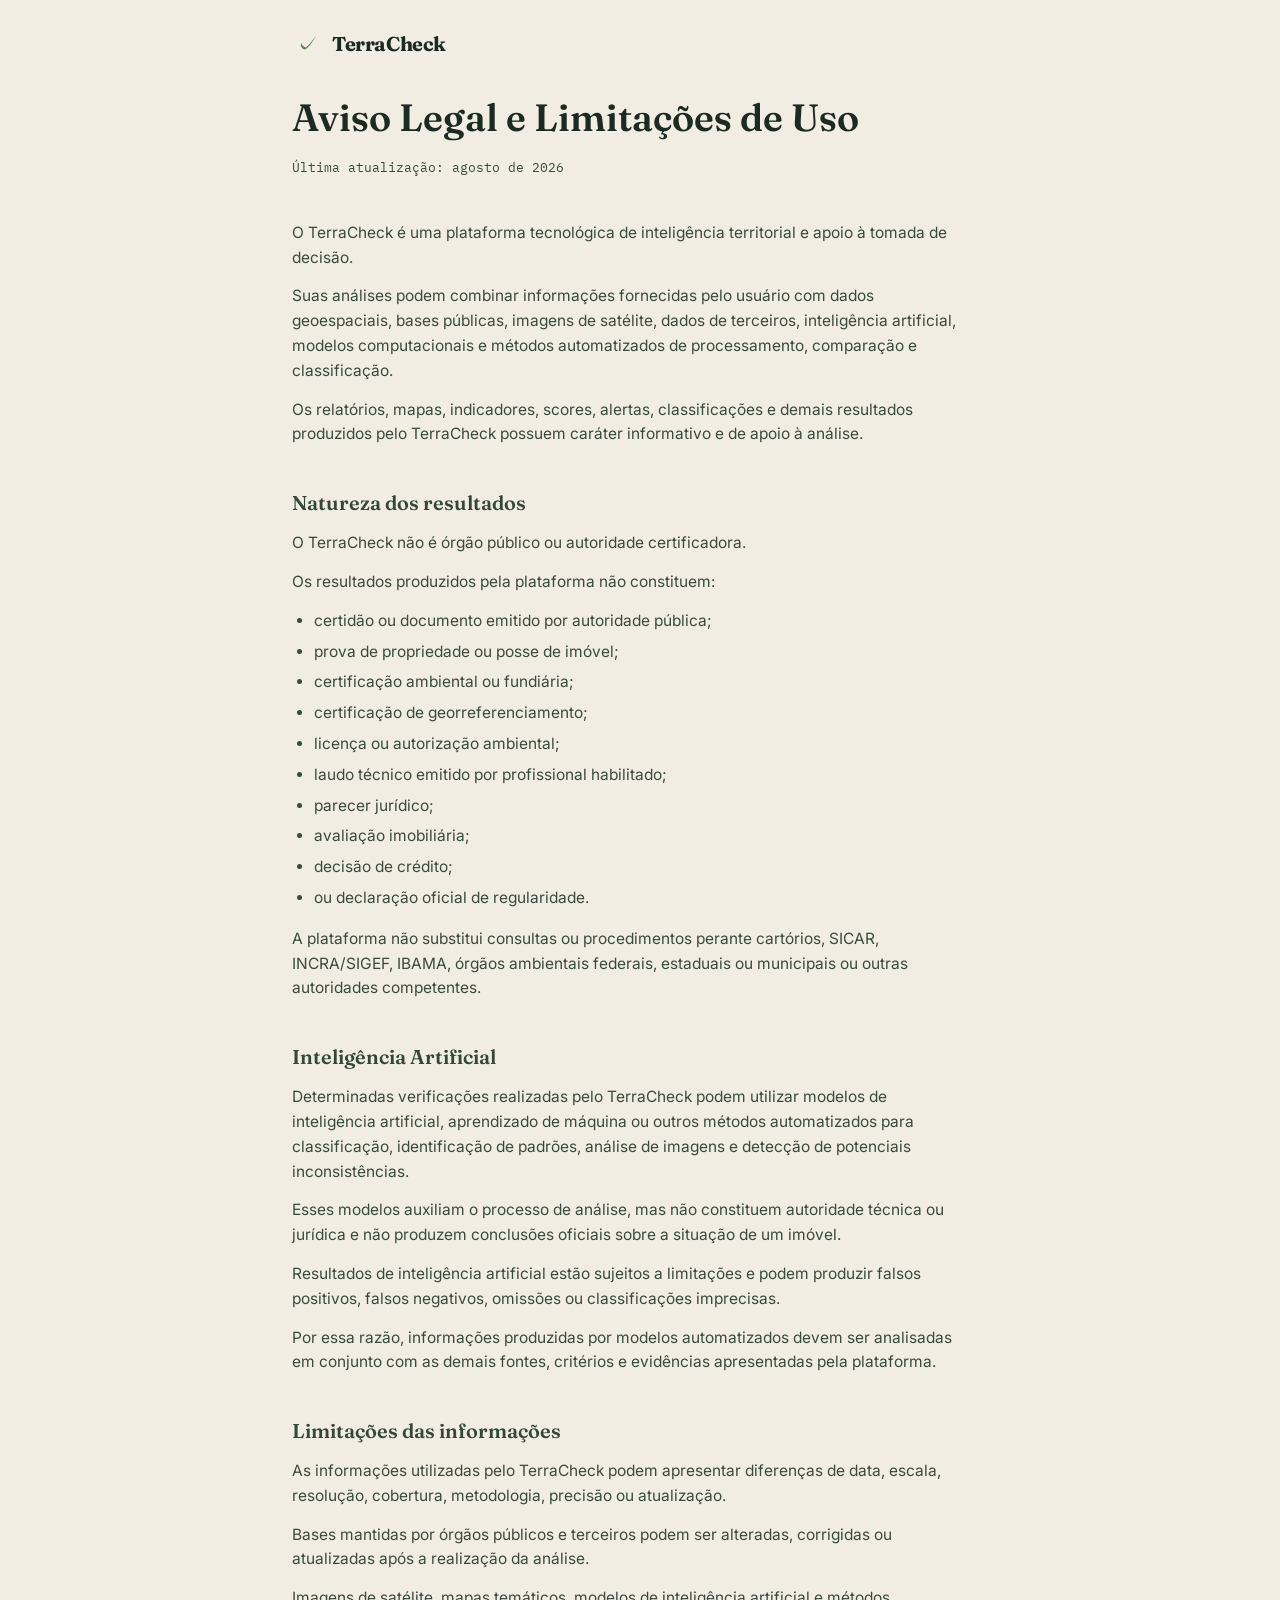
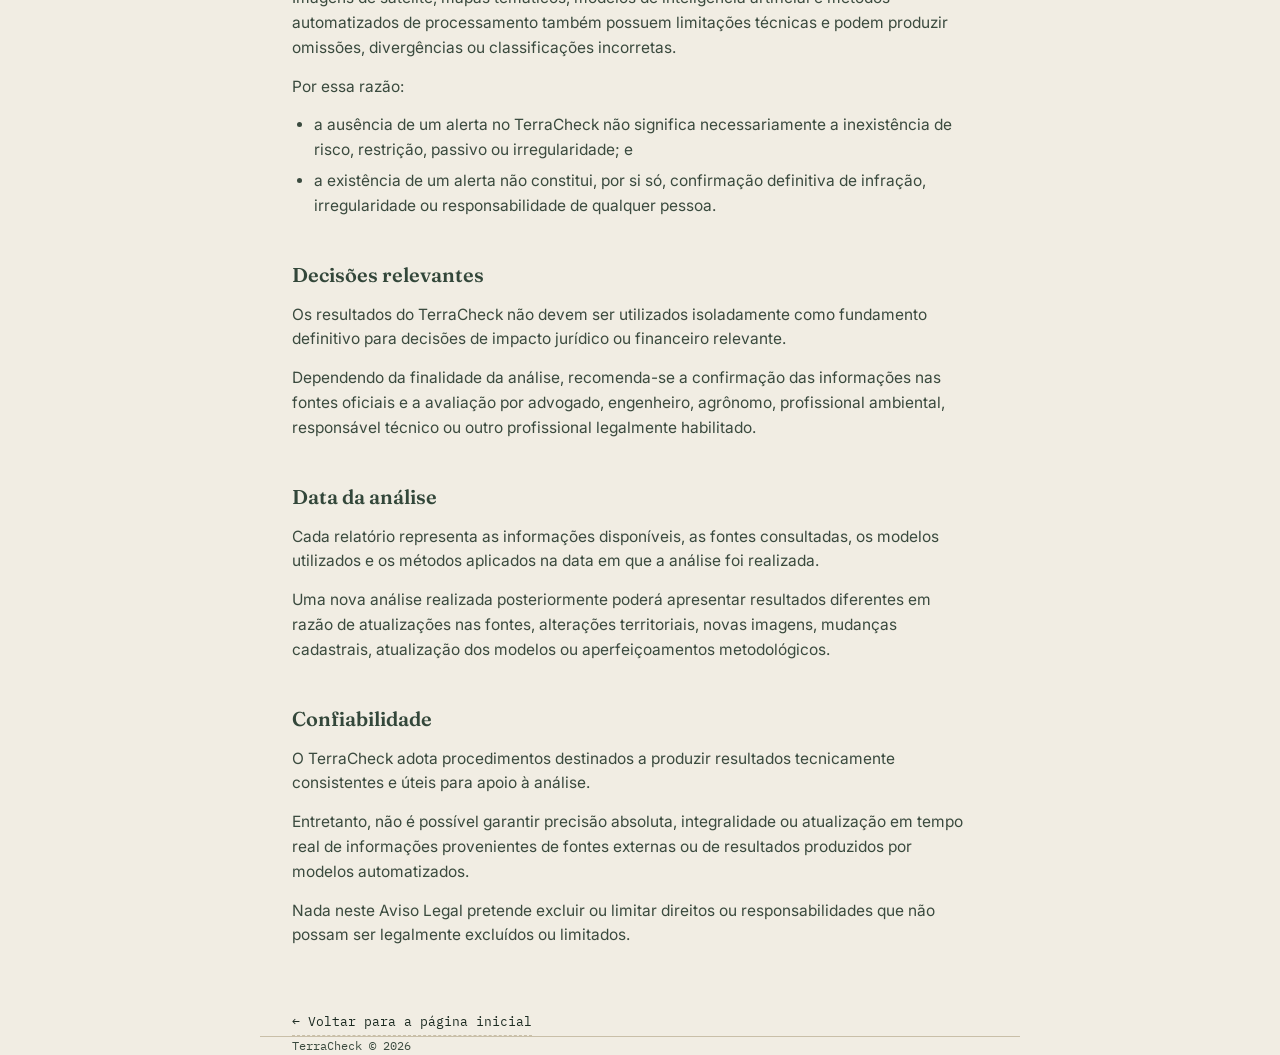
<file: aviso-legal.html>
<!DOCTYPE html>
<html lang="pt-BR">
<head>
<meta charset="UTF-8">
<meta name="viewport" content="width=device-width, initial-scale=1.0">
<title>Aviso Legal — TerraCheck</title>
<meta name="description" content="Aviso legal e limitações de uso da plataforma TerraCheck.">
<meta name="robots" content="noindex">
<link rel="preconnect" href="https://fonts.googleapis.com">
<link rel="preconnect" href="https://fonts.gstatic.com" crossorigin>
<link href="https://fonts.googleapis.com/css2?family=Fraunces:opsz,wght@9..144,400;9..144,500;9..144,600;9..144,700&family=Inter:wght@400;500;600;700&family=IBM+Plex+Mono:wght@400;500&display=swap" rel="stylesheet">
<style>
  :root {
    --paper: #F1EDE3;
    --ink: #1C2B22;
    --ink-soft: #3A4A3E;
    --line: #C9BFA8;
    --soil: #B5652D;
    --moss: #4C6B54;
    --moss-deep: #33473A;
  }
  * { margin: 0; padding: 0; box-sizing: border-box; }
  body {
    background: var(--paper);
    color: var(--ink);
    font-family: 'Inter', sans-serif;
    line-height: 1.6;
  }
  a { color: inherit; }
  .wrap { max-width: 760px; margin: 0 auto; padding: 0 32px; }
  nav {
    display: flex;
    align-items: center;
    gap: 10px;
    padding: 28px 32px;
    max-width: 760px;
    margin: 0 auto;
  }
  .logo-icon { flex-shrink: 0; display: block; }
  .logo-text {
    font-family: 'Fraunces', serif;
    font-weight: 700;
    font-size: 20px;
    letter-spacing: -0.02em;
    text-decoration: none;
  }
  main { padding: 20px 0 90px; }
  h1 {
    font-family: 'Fraunces', serif;
    font-weight: 600;
    font-size: clamp(28px, 4vw, 38px);
    margin-bottom: 8px;
  }
  .updated {
    font-family: 'IBM Plex Mono', monospace;
    font-size: 12.5px;
    color: var(--ink-soft);
    margin-bottom: 44px;
  }
  h2 {
    font-family: 'Fraunces', serif;
    font-weight: 600;
    font-size: 20px;
    margin: 40px 0 12px;
    color: var(--moss-deep);
  }
  p { font-size: 15.5px; color: var(--ink-soft); margin-bottom: 14px; max-width: 68ch; }
  ul { margin: 8px 0 16px 22px; }
  li { font-size: 15.5px; color: var(--ink-soft); margin-bottom: 6px; max-width: 66ch; }
  .back-link {
    display: inline-block;
    margin-top: 50px;
    font-family: 'IBM Plex Mono', monospace;
    font-size: 13px;
    text-decoration: none;
    border-bottom: 1px dashed var(--line);
    padding-bottom: 2px;
  }
  footer {
    border-top: 1px solid var(--line);
    padding: 30px 0;
    font-family: 'IBM Plex Mono', monospace;
    font-size: 11.5px;
    color: var(--ink-soft);
  }
</style>
</head>
<body>

<nav>
  <a href="index.html" style="display:flex; align-items:center; gap:10px; text-decoration:none;">
    <svg class="logo-icon" viewBox="0 0 300 300" width="30" height="30" xmlns="http://www.w3.org/2000/svg" aria-hidden="true"><path d="M95,140 C75,165 100,200 130,205 C175,180 210,120 240,70 C215,100 180,150 138,185 C112,178 100,160 95,140 Z" fill="#5c8a52"/></svg>
    <span class="logo-text">TerraCheck</span>
  </a>
</nav>

<main class="wrap">
  <h1>Aviso Legal e Limitações de Uso</h1>
  <div class="updated">Última atualização: agosto de 2026</div>

  <p>O TerraCheck é uma plataforma tecnológica de inteligência territorial e apoio à tomada de decisão.</p>

  <p>Suas análises podem combinar informações fornecidas pelo usuário com dados geoespaciais, bases públicas, imagens de satélite, dados de terceiros, inteligência artificial, modelos computacionais e métodos automatizados de processamento, comparação e classificação.</p>

  <p>Os relatórios, mapas, indicadores, scores, alertas, classificações e demais resultados produzidos pelo TerraCheck possuem caráter informativo e de apoio à análise.</p>

  <h2>Natureza dos resultados</h2>
  <p>O TerraCheck não é órgão público ou autoridade certificadora.</p>
  <p>Os resultados produzidos pela plataforma não constituem:</p>
  <ul>
    <li>certidão ou documento emitido por autoridade pública;</li>
    <li>prova de propriedade ou posse de imóvel;</li>
    <li>certificação ambiental ou fundiária;</li>
    <li>certificação de georreferenciamento;</li>
    <li>licença ou autorização ambiental;</li>
    <li>laudo técnico emitido por profissional habilitado;</li>
    <li>parecer jurídico;</li>
    <li>avaliação imobiliária;</li>
    <li>decisão de crédito;</li>
    <li>ou declaração oficial de regularidade.</li>
  </ul>
  <p>A plataforma não substitui consultas ou procedimentos perante cartórios, SICAR, INCRA/SIGEF, IBAMA, órgãos ambientais federais, estaduais ou municipais ou outras autoridades competentes.</p>

  <h2>Inteligência Artificial</h2>
  <p>Determinadas verificações realizadas pelo TerraCheck podem utilizar modelos de inteligência artificial, aprendizado de máquina ou outros métodos automatizados para classificação, identificação de padrões, análise de imagens e detecção de potenciais inconsistências.</p>
  <p>Esses modelos auxiliam o processo de análise, mas não constituem autoridade técnica ou jurídica e não produzem conclusões oficiais sobre a situação de um imóvel.</p>
  <p>Resultados de inteligência artificial estão sujeitos a limitações e podem produzir falsos positivos, falsos negativos, omissões ou classificações imprecisas.</p>
  <p>Por essa razão, informações produzidas por modelos automatizados devem ser analisadas em conjunto com as demais fontes, critérios e evidências apresentadas pela plataforma.</p>

  <h2>Limitações das informações</h2>
  <p>As informações utilizadas pelo TerraCheck podem apresentar diferenças de data, escala, resolução, cobertura, metodologia, precisão ou atualização.</p>
  <p>Bases mantidas por órgãos públicos e terceiros podem ser alteradas, corrigidas ou atualizadas após a realização da análise.</p>
  <p>Imagens de satélite, mapas temáticos, modelos de inteligência artificial e métodos automatizados de processamento também possuem limitações técnicas e podem produzir omissões, divergências ou classificações incorretas.</p>
  <p>Por essa razão:</p>
  <ul>
    <li>a ausência de um alerta no TerraCheck não significa necessariamente a inexistência de risco, restrição, passivo ou irregularidade; e</li>
    <li>a existência de um alerta não constitui, por si só, confirmação definitiva de infração, irregularidade ou responsabilidade de qualquer pessoa.</li>
  </ul>

  <h2>Decisões relevantes</h2>
  <p>Os resultados do TerraCheck não devem ser utilizados isoladamente como fundamento definitivo para decisões de impacto jurídico ou financeiro relevante.</p>
  <p>Dependendo da finalidade da análise, recomenda-se a confirmação das informações nas fontes oficiais e a avaliação por advogado, engenheiro, agrônomo, profissional ambiental, responsável técnico ou outro profissional legalmente habilitado.</p>

  <h2>Data da análise</h2>
  <p>Cada relatório representa as informações disponíveis, as fontes consultadas, os modelos utilizados e os métodos aplicados na data em que a análise foi realizada.</p>
  <p>Uma nova análise realizada posteriormente poderá apresentar resultados diferentes em razão de atualizações nas fontes, alterações territoriais, novas imagens, mudanças cadastrais, atualização dos modelos ou aperfeiçoamentos metodológicos.</p>

  <h2>Confiabilidade</h2>
  <p>O TerraCheck adota procedimentos destinados a produzir resultados tecnicamente consistentes e úteis para apoio à análise.</p>
  <p>Entretanto, não é possível garantir precisão absoluta, integralidade ou atualização em tempo real de informações provenientes de fontes externas ou de resultados produzidos por modelos automatizados.</p>
  <p>Nada neste Aviso Legal pretende excluir ou limitar direitos ou responsabilidades que não possam ser legalmente excluídos ou limitados.</p>

  <a class="back-link" href="index.html">← Voltar para a página inicial</a>
</main>

<footer class="wrap">
  <span>TerraCheck © 2026</span>
</footer>

</body>
</html>
</file>
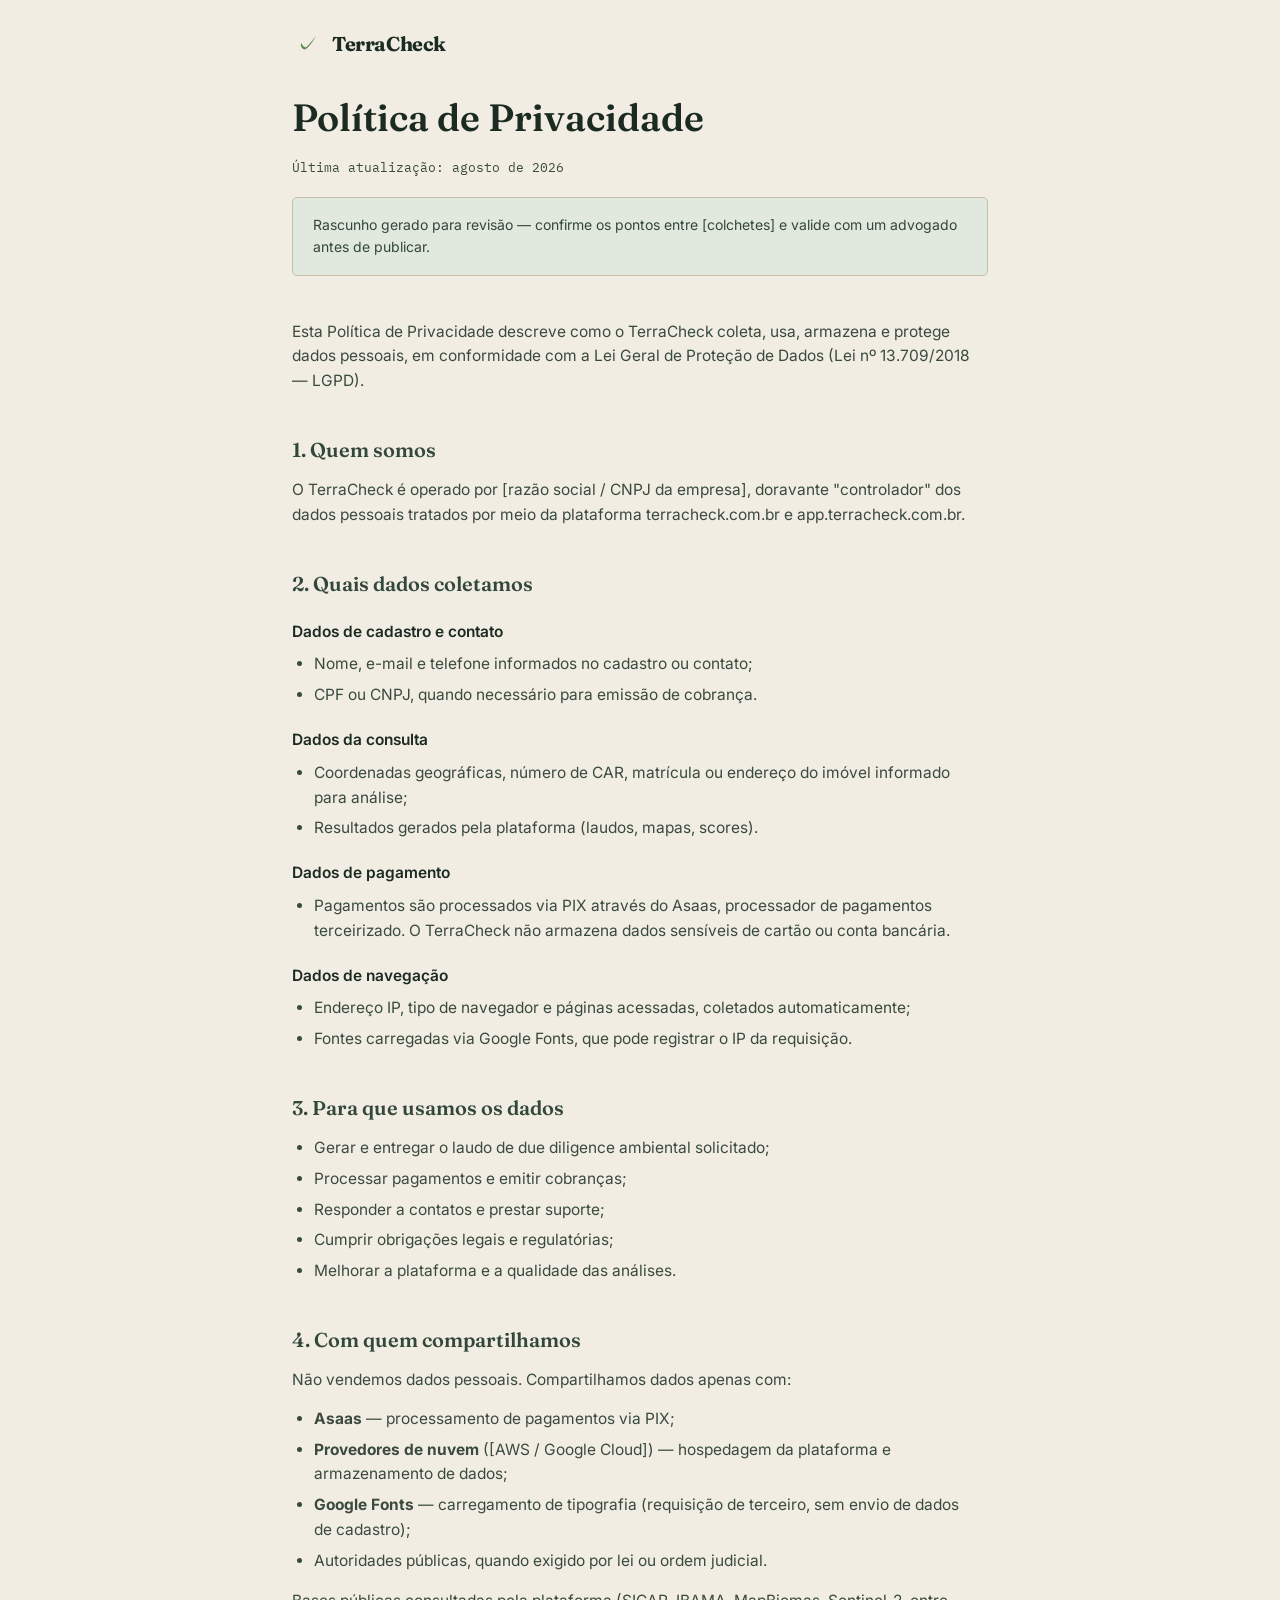
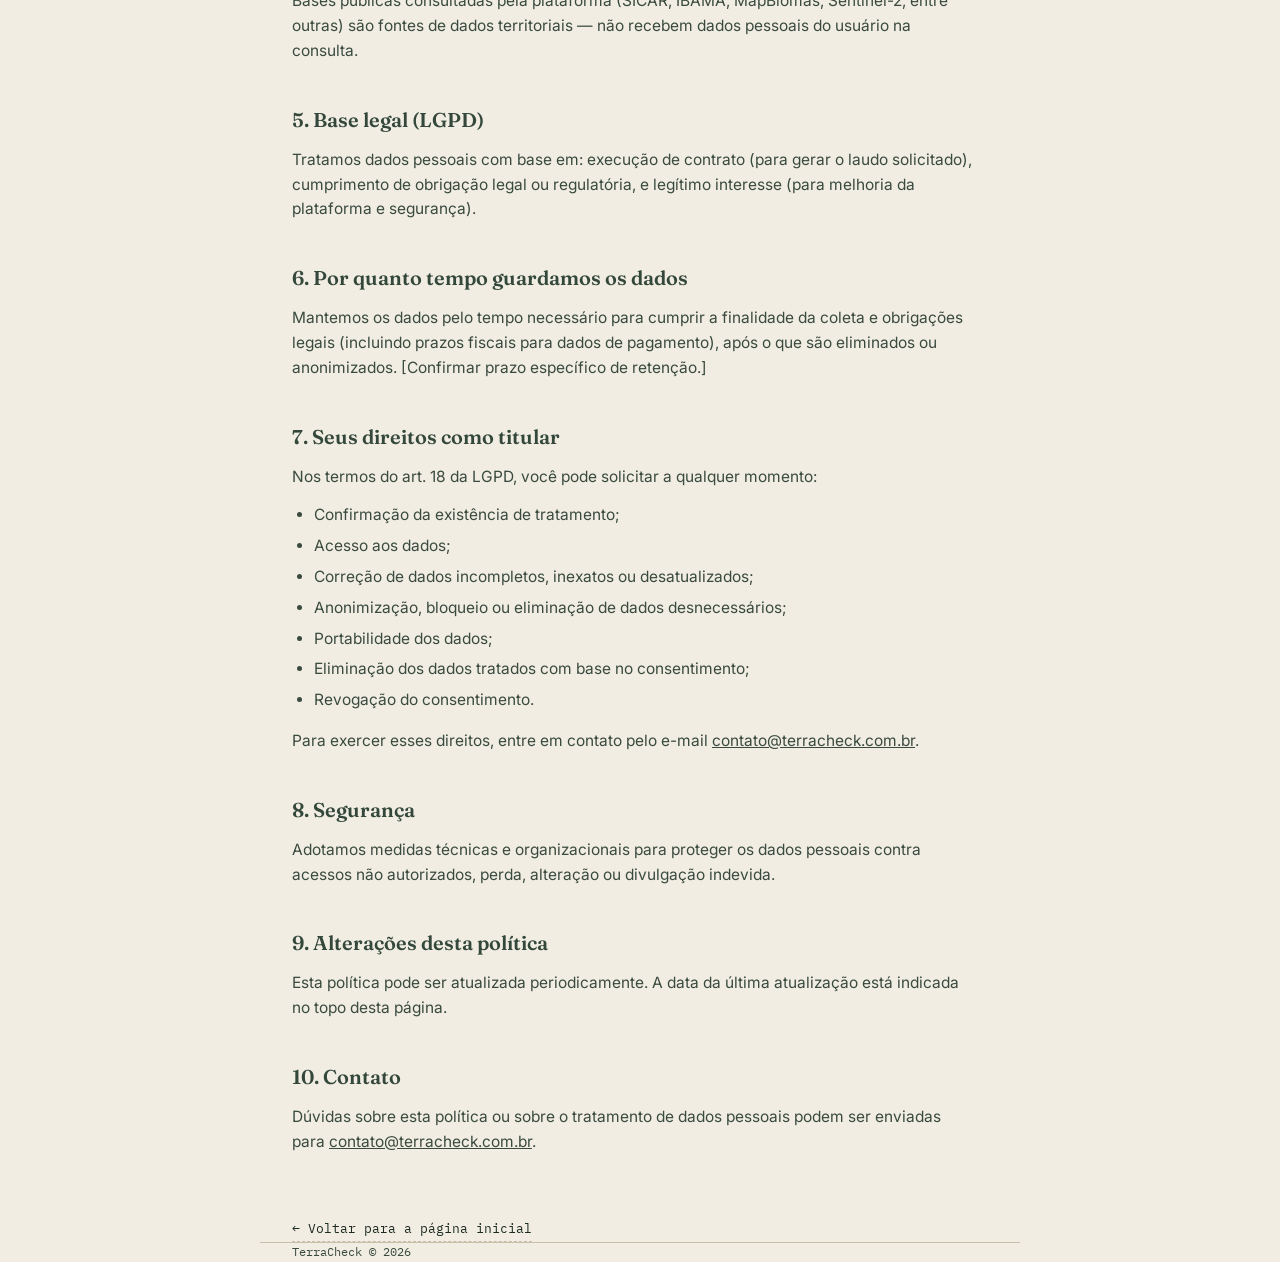
<file: privacidade.html>
<!DOCTYPE html>
<html lang="pt-BR">
<head>
<meta charset="UTF-8">
<meta name="viewport" content="width=device-width, initial-scale=1.0">
<title>Política de Privacidade — TerraCheck</title>
<meta name="description" content="Política de privacidade e tratamento de dados pessoais da plataforma TerraCheck, em conformidade com a LGPD.">
<meta name="robots" content="noindex">
<link rel="preconnect" href="https://fonts.googleapis.com">
<link rel="preconnect" href="https://fonts.gstatic.com" crossorigin>
<link href="https://fonts.googleapis.com/css2?family=Fraunces:opsz,wght@9..144,400;9..144,500;9..144,600;9..144,700&family=Inter:wght@400;500;600;700&family=IBM+Plex+Mono:wght@400;500&display=swap" rel="stylesheet">
<style>
  :root {
    --paper: #F1EDE3;
    --ink: #1C2B22;
    --ink-soft: #3A4A3E;
    --line: #C9BFA8;
    --soil: #B5652D;
    --moss: #4C6B54;
    --moss-deep: #33473A;
    --ok-bg: #E1E8DD;
  }
  * { margin: 0; padding: 0; box-sizing: border-box; }
  body {
    background: var(--paper);
    color: var(--ink);
    font-family: 'Inter', sans-serif;
    line-height: 1.6;
  }
  a { color: inherit; }
  .wrap { max-width: 760px; margin: 0 auto; padding: 0 32px; }
  nav {
    display: flex;
    align-items: center;
    gap: 10px;
    padding: 28px 32px;
    max-width: 760px;
    margin: 0 auto;
  }
  .logo-icon { flex-shrink: 0; display: block; }
  .logo-text {
    font-family: 'Fraunces', serif;
    font-weight: 700;
    font-size: 20px;
    letter-spacing: -0.02em;
    text-decoration: none;
  }
  main { padding: 20px 0 90px; }
  h1 {
    font-family: 'Fraunces', serif;
    font-weight: 600;
    font-size: clamp(28px, 4vw, 38px);
    margin-bottom: 8px;
  }
  .updated {
    font-family: 'IBM Plex Mono', monospace;
    font-size: 12.5px;
    color: var(--ink-soft);
    margin-bottom: 20px;
  }
  .draft-note {
    background: var(--ok-bg);
    border: 1px solid var(--line);
    border-radius: 5px;
    padding: 16px 20px;
    font-size: 14px;
    color: var(--moss-deep);
    margin-bottom: 44px;
  }
  h2 {
    font-family: 'Fraunces', serif;
    font-weight: 600;
    font-size: 20px;
    margin: 40px 0 12px;
    color: var(--moss-deep);
  }
  h3 {
    font-family: 'Inter', sans-serif;
    font-weight: 600;
    font-size: 15.5px;
    margin: 20px 0 8px;
    color: var(--ink);
  }
  p { font-size: 15.5px; color: var(--ink-soft); margin-bottom: 14px; max-width: 68ch; }
  ul { margin: 8px 0 16px 22px; }
  li { font-size: 15.5px; color: var(--ink-soft); margin-bottom: 6px; max-width: 66ch; }
  .back-link {
    display: inline-block;
    margin-top: 50px;
    font-family: 'IBM Plex Mono', monospace;
    font-size: 13px;
    text-decoration: none;
    border-bottom: 1px dashed var(--line);
    padding-bottom: 2px;
  }
  footer {
    border-top: 1px solid var(--line);
    padding: 30px 0;
    font-family: 'IBM Plex Mono', monospace;
    font-size: 11.5px;
    color: var(--ink-soft);
  }
</style>
</head>
<body>

<nav>
  <a href="index.html" style="display:flex; align-items:center; gap:10px; text-decoration:none;">
    <svg class="logo-icon" viewBox="0 0 300 300" width="30" height="30" xmlns="http://www.w3.org/2000/svg" aria-hidden="true"><path d="M95,140 C75,165 100,200 130,205 C175,180 210,120 240,70 C215,100 180,150 138,185 C112,178 100,160 95,140 Z" fill="#5c8a52"/></svg>
    <span class="logo-text">TerraCheck</span>
  </a>
</nav>

<main class="wrap">
  <h1>Política de Privacidade</h1>
  <div class="updated">Última atualização: agosto de 2026</div>

  <div class="draft-note">Rascunho gerado para revisão — confirme os pontos entre [colchetes] e valide com um advogado antes de publicar.</div>

  <p>Esta Política de Privacidade descreve como o TerraCheck coleta, usa, armazena e protege dados pessoais, em conformidade com a Lei Geral de Proteção de Dados (Lei nº 13.709/2018 — LGPD).</p>

  <h2>1. Quem somos</h2>
  <p>O TerraCheck é operado por [razão social / CNPJ da empresa], doravante "controlador" dos dados pessoais tratados por meio da plataforma terracheck.com.br e app.terracheck.com.br.</p>

  <h2>2. Quais dados coletamos</h2>
  <h3>Dados de cadastro e contato</h3>
  <ul>
    <li>Nome, e-mail e telefone informados no cadastro ou contato;</li>
    <li>CPF ou CNPJ, quando necessário para emissão de cobrança.</li>
  </ul>
  <h3>Dados da consulta</h3>
  <ul>
    <li>Coordenadas geográficas, número de CAR, matrícula ou endereço do imóvel informado para análise;</li>
    <li>Resultados gerados pela plataforma (laudos, mapas, scores).</li>
  </ul>
  <h3>Dados de pagamento</h3>
  <ul>
    <li>Pagamentos são processados via PIX através do Asaas, processador de pagamentos terceirizado. O TerraCheck não armazena dados sensíveis de cartão ou conta bancária.</li>
  </ul>
  <h3>Dados de navegação</h3>
  <ul>
    <li>Endereço IP, tipo de navegador e páginas acessadas, coletados automaticamente;</li>
    <li>Fontes carregadas via Google Fonts, que pode registrar o IP da requisição.</li>
  </ul>

  <h2>3. Para que usamos os dados</h2>
  <ul>
    <li>Gerar e entregar o laudo de due diligence ambiental solicitado;</li>
    <li>Processar pagamentos e emitir cobranças;</li>
    <li>Responder a contatos e prestar suporte;</li>
    <li>Cumprir obrigações legais e regulatórias;</li>
    <li>Melhorar a plataforma e a qualidade das análises.</li>
  </ul>

  <h2>4. Com quem compartilhamos</h2>
  <p>Não vendemos dados pessoais. Compartilhamos dados apenas com:</p>
  <ul>
    <li><strong>Asaas</strong> — processamento de pagamentos via PIX;</li>
    <li><strong>Provedores de nuvem</strong> ([AWS / Google Cloud]) — hospedagem da plataforma e armazenamento de dados;</li>
    <li><strong>Google Fonts</strong> — carregamento de tipografia (requisição de terceiro, sem envio de dados de cadastro);</li>
    <li>Autoridades públicas, quando exigido por lei ou ordem judicial.</li>
  </ul>
  <p>Bases públicas consultadas pela plataforma (SICAR, IBAMA, MapBiomas, Sentinel-2, entre outras) são fontes de dados territoriais — não recebem dados pessoais do usuário na consulta.</p>

  <h2>5. Base legal (LGPD)</h2>
  <p>Tratamos dados pessoais com base em: execução de contrato (para gerar o laudo solicitado), cumprimento de obrigação legal ou regulatória, e legítimo interesse (para melhoria da plataforma e segurança).</p>

  <h2>6. Por quanto tempo guardamos os dados</h2>
  <p>Mantemos os dados pelo tempo necessário para cumprir a finalidade da coleta e obrigações legais (incluindo prazos fiscais para dados de pagamento), após o que são eliminados ou anonimizados. [Confirmar prazo específico de retenção.]</p>

  <h2>7. Seus direitos como titular</h2>
  <p>Nos termos do art. 18 da LGPD, você pode solicitar a qualquer momento:</p>
  <ul>
    <li>Confirmação da existência de tratamento;</li>
    <li>Acesso aos dados;</li>
    <li>Correção de dados incompletos, inexatos ou desatualizados;</li>
    <li>Anonimização, bloqueio ou eliminação de dados desnecessários;</li>
    <li>Portabilidade dos dados;</li>
    <li>Eliminação dos dados tratados com base no consentimento;</li>
    <li>Revogação do consentimento.</li>
  </ul>
  <p>Para exercer esses direitos, entre em contato pelo e-mail <a href="mailto:contato@terracheck.com.br">contato@terracheck.com.br</a>.</p>

  <h2>8. Segurança</h2>
  <p>Adotamos medidas técnicas e organizacionais para proteger os dados pessoais contra acessos não autorizados, perda, alteração ou divulgação indevida.</p>

  <h2>9. Alterações desta política</h2>
  <p>Esta política pode ser atualizada periodicamente. A data da última atualização está indicada no topo desta página.</p>

  <h2>10. Contato</h2>
  <p>Dúvidas sobre esta política ou sobre o tratamento de dados pessoais podem ser enviadas para <a href="mailto:contato@terracheck.com.br">contato@terracheck.com.br</a>.</p>

  <a class="back-link" href="index.html">← Voltar para a página inicial</a>
</main>

<footer class="wrap">
  <span>TerraCheck © 2026</span>
</footer>

</body>
</html>
</file>
<file: como-consultar-car-pelo-mapa/assets/css/style.css>
@import url('https://fonts.googleapis.com/css2?family=DM+Sans:wght@400;500;600;700&family=Plus+Jakarta+Sans:wght@500;600;700;800&display=swap');
:root{--forest:#103b2e;--green:#20724c;--lime:#d7f2b9;--gold:#f7c84a;--ink:#19372e;--muted:#586c64;--border:#d9e5dc;--cream:#f5f8f0;--white:#fff}*{box-sizing:border-box}html{scroll-behavior:smooth;scroll-padding-top:90px}body{margin:0;color:var(--ink);font:17px/1.8 'DM Sans',system-ui,Arial,sans-serif;background:#fff}a{color:#126448;text-underline-offset:3px}a:hover{color:#06472e}h1,h2,h3,.brand{font-family:'Plus Jakarta Sans',system-ui,sans-serif;line-height:1.22}h2{font-size:clamp(1.65rem,3vw,2.05rem);letter-spacing:-.04em;margin:2.7em 0 .7em}h3{font-size:1.14rem;margin:1.6em 0 .5em}p{margin:0 0 1.1em}img{max-width:100%;height:auto;display:block}.container{width:min(1150px,calc(100% - 40px));margin:auto}.skip{position:absolute;left:-9999px}.skip:focus{left:10px;top:10px;background:#fff;padding:10px;z-index:100}.site-header{background:#fff;position:sticky;top:0;z-index:10;border-bottom:1px solid var(--border)}.nav{display:flex;align-items:center;justify-content:space-between;gap:20px;min-height:74px}.brand{font-size:1.35rem;font-weight:800;white-space:nowrap;text-decoration:none;color:var(--forest)}.brand span:not(.brand-mark){color:var(--green)}.brand-mark{display:inline-grid;place-items:center;width:30px;height:30px;border-radius:50%;background:#2b9e68;color:#fff;font-size:1.1rem;margin-right:5px}.nav nav{display:flex;align-items:center;gap:25px;font-size:.86rem;font-weight:700}.nav nav a{text-decoration:none}.nav-cta{background:var(--forest);padding:9px 17px;border-radius:8px;color:#fff!important}.hero{background:linear-gradient(130deg,#ecf6e8 0,#f8faed 58%,#fff5d6 100%);padding:66px 0 52px;overflow:hidden}.hero-grid{display:grid;grid-template-columns:1.04fr .96fr;align-items:center;gap:45px}.eyebrow{font-size:.73rem;letter-spacing:.14em;font-weight:800;color:#397354}.hero h1{font-size:clamp(2.65rem,5vw,4.55rem);letter-spacing:-.06em;margin:14px 0 20px;max-width:680px}.hero h1 em{font-style:normal;color:var(--green)}.lead{font-size:1.12rem;line-height:1.65;color:#38564a}.meta{font-size:.79rem;color:#607269;margin:18px 0 22px}.button{display:inline-block;text-decoration:none;background:#1e784f;color:#fff;padding:12px 23px;border-radius:10px;font-weight:800;font-size:.9rem;box-shadow:0 6px 15px #0f51361a}.button:hover{background:#165b3c;color:#fff}.hero figure{margin:0}.hero figure img{border-radius:20px;box-shadow:0 18px 45px #123d2e26;border:1px solid #d3e0d7}.hero figcaption{font-size:.7rem;color:#66776b;margin:7px 3px}.article-layout{display:grid;grid-template-columns:225px minmax(0,1fr);gap:64px;padding-top:55px;padding-bottom:85px}.toc{align-self:start;position:sticky;top:105px;font-size:.8rem;line-height:1.4;border-left:2px solid var(--border);padding-left:19px}.toc strong{display:block;color:var(--forest);margin-bottom:15px}.toc a{display:block;margin:0 0 14px;color:#53685c;text-decoration:none}.toc a:hover{color:var(--green)}.article{max-width:790px;min-width:0}.article h2:first-of-type{margin-top:1.8em}.article ul,.article ol{padding-left:24px}.article li{padding-left:4px;margin-bottom:12px}.callout{border-radius:14px;padding:22px 25px;margin:0 0 29px;background:#fff7dd;border:1px solid #f0d77c}.callout strong{color:#705316}.callout p{margin:5px 0 0}.note{border-left:4px solid #48a673;background:var(--cream);padding:18px 24px;border-radius:0 9px 9px 0;margin:24px 0}.steps{counter-reset:step;list-style:none;padding:0!important}.steps li{padding:18px 18px 18px 65px;margin:0 0 10px;position:relative;border:1px solid var(--border);border-radius:12px;background:#fbfdfb}.steps li:before{counter-increment:step;content:counter(step);position:absolute;left:17px;top:19px;width:30px;height:30px;display:grid;place-items:center;border-radius:50%;background:#d9efdb;color:var(--forest);font-weight:800}.figure{margin:32px 0}.figure img{width:100%;border-radius:15px;border:1px solid var(--border);background:#f4f8f2}.figure figcaption{font-size:.8rem;line-height:1.5;color:#66776d;margin-top:9px}.definition-grid{display:grid;grid-template-columns:1fr 1fr;gap:13px;margin:22px 0}.definition-grid>div{padding:17px 19px;border-radius:13px;background:var(--cream);border:1px solid var(--border)}.definition-grid h3{font-size:1rem;margin:0 0 9px}.definition-grid p{font-size:.9rem;margin:0}table{border-collapse:collapse;width:100%;font-size:.87rem;margin:22px 0}td,th{border:1px solid var(--border);padding:12px;text-align:left;vertical-align:top}th{background:#e8f3e6}code{font-size:.85em;background:#edf5eb;padding:2px 6px;border-radius:5px;overflow-wrap:anywhere}.cta{background:linear-gradient(135deg,#124333,#1f7953);color:white;border-radius:17px;padding:36px;margin:30px 0}.cta small{color:var(--lime);font-size:.7rem;font-weight:800;letter-spacing:.12em}.cta h3{font-size:1.65rem;margin:10px 0}.cta p{color:#e5f3e8}.button.light{background:var(--gold);color:#1d332b}.three{display:grid;grid-template-columns:repeat(3,1fr);gap:12px}.three>div{border:1px solid var(--border);border-radius:12px;padding:16px;background:#f8fbf6}.three span{font-weight:800;color:#368b61}.three h3{margin:6px 0;font-size:1rem}.three p{font-size:.87rem;margin:0}details{border-bottom:1px solid var(--border);padding:14px 0}summary{cursor:pointer;font-weight:800;color:var(--forest)}details p{padding:12px 0 0}.sources{font-size:.9rem}.disclaimer{background:#f4f7f3;border-radius:10px;padding:17px 20px;font-size:.8rem;color:#5a6e61;margin-top:35px}footer{background:#0e3328;color:#c6ddcf;padding:43px 0}.footer-grid{display:flex;justify-content:space-between;gap:25px}.footer-grid .brand{color:#fff}.footer-grid p{font-size:.8rem;margin-top:10px}.footer-grid>div:last-child{display:grid;gap:8px;font-size:.84rem}footer a{color:#d0e9d5;text-decoration:none}@media(max-width:960px){.article-layout{grid-template-columns:1fr;gap:0}.toc{display:none}.article{max-width:820px;margin:auto}.hero-grid{gap:20px}}@media(max-width:690px){body{font-size:16px}.container{width:min(100% - 30px,1150px)}.nav{min-height:65px}.nav nav>a:not(.nav-cta){display:none}.nav-cta{padding:9px;font-size:.76rem}.hero{padding:36px 0}.hero-grid{grid-template-columns:1fr}.hero h1{font-size:2.8rem}.hero figure{margin-top:20px}.article-layout{padding-top:30px}.definition-grid,.three{grid-template-columns:1fr}.cta{padding:25px}.footer-grid{display:block}.footer-grid>div:last-child{margin-top:25px}table{display:block;overflow-x:auto;white-space:normal}td,th{min-width:120px}}@media(prefers-reduced-motion:reduce){html{scroll-behavior:auto}}

.breadcrumb{font-size:.78rem;padding-top:14px;padding-bottom:8px;color:#687d71;display:flex;gap:10px;align-items:center}.breadcrumb a{text-decoration:none}.article table{display:block;max-width:100%;overflow-x:auto;-webkit-overflow-scrolling:touch}.article table th,.article table td{min-width:130px}.article table th:first-child{min-width:145px}
</file>
